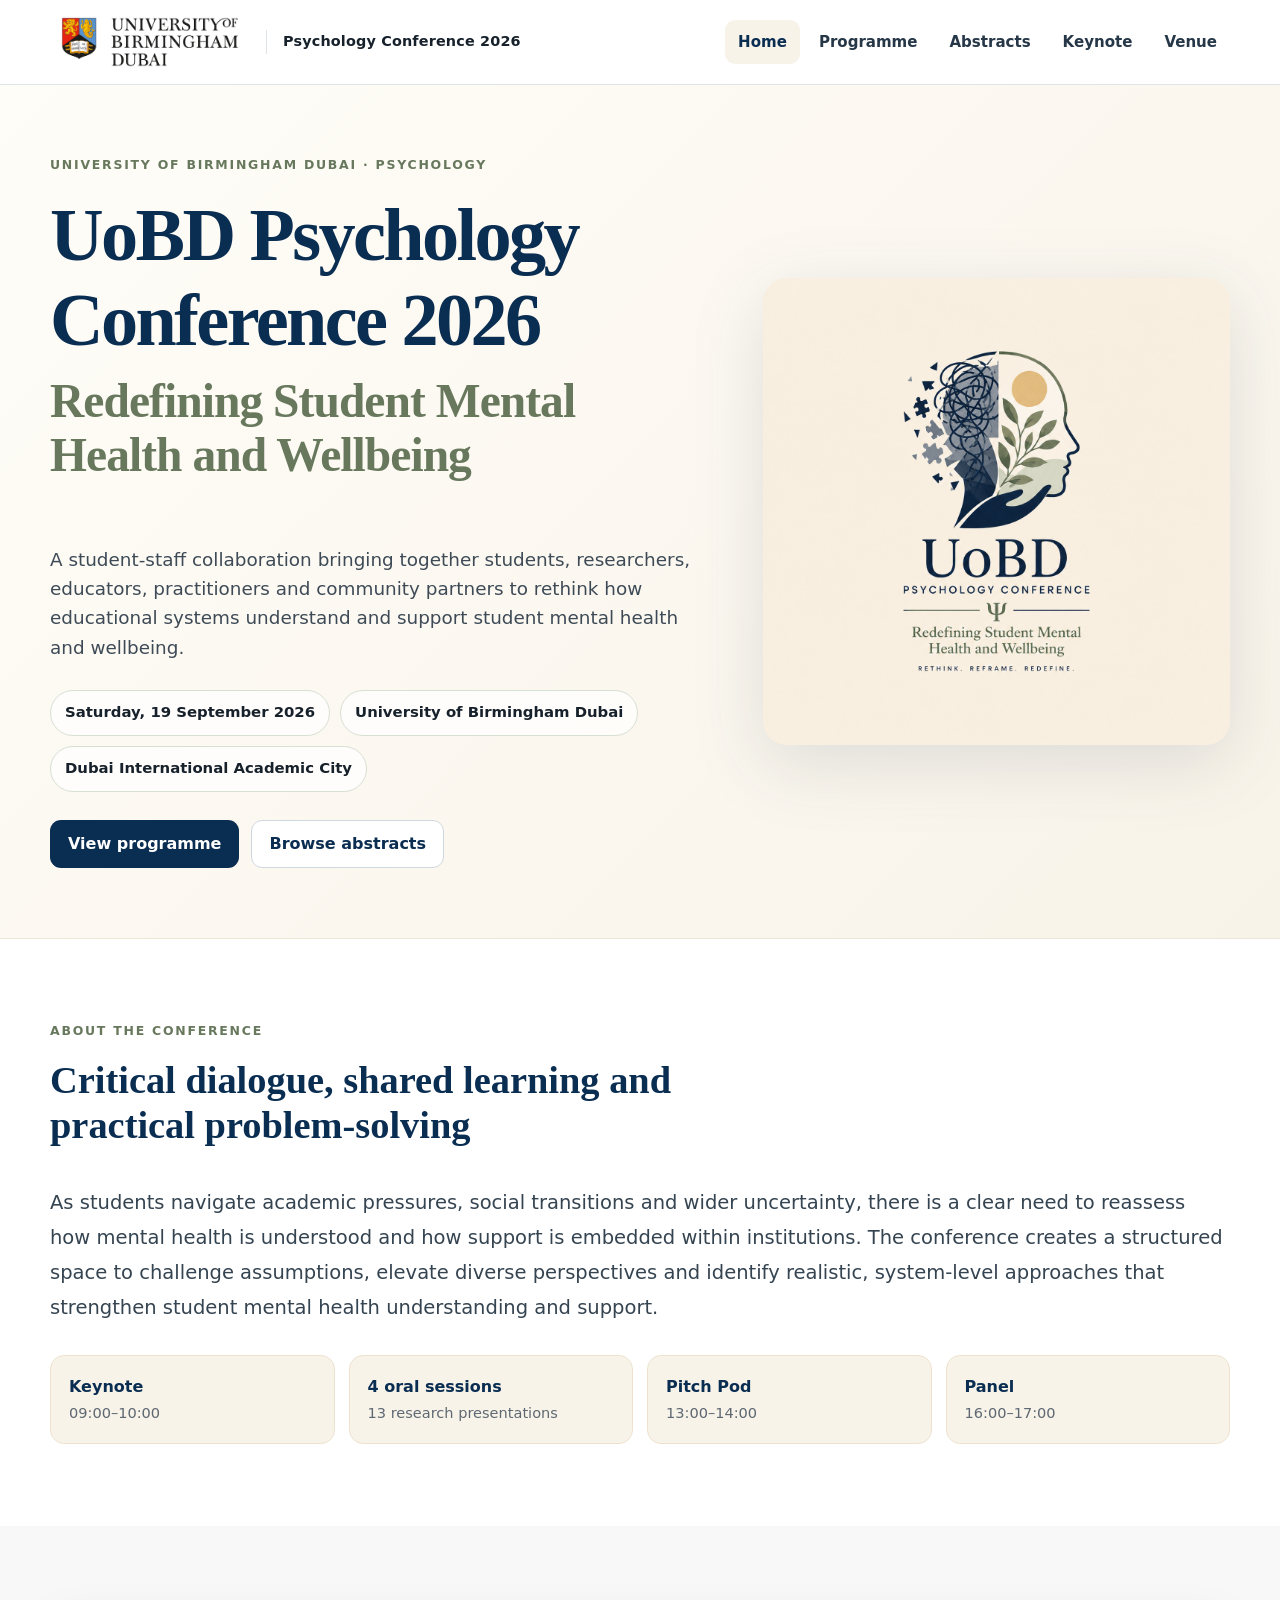
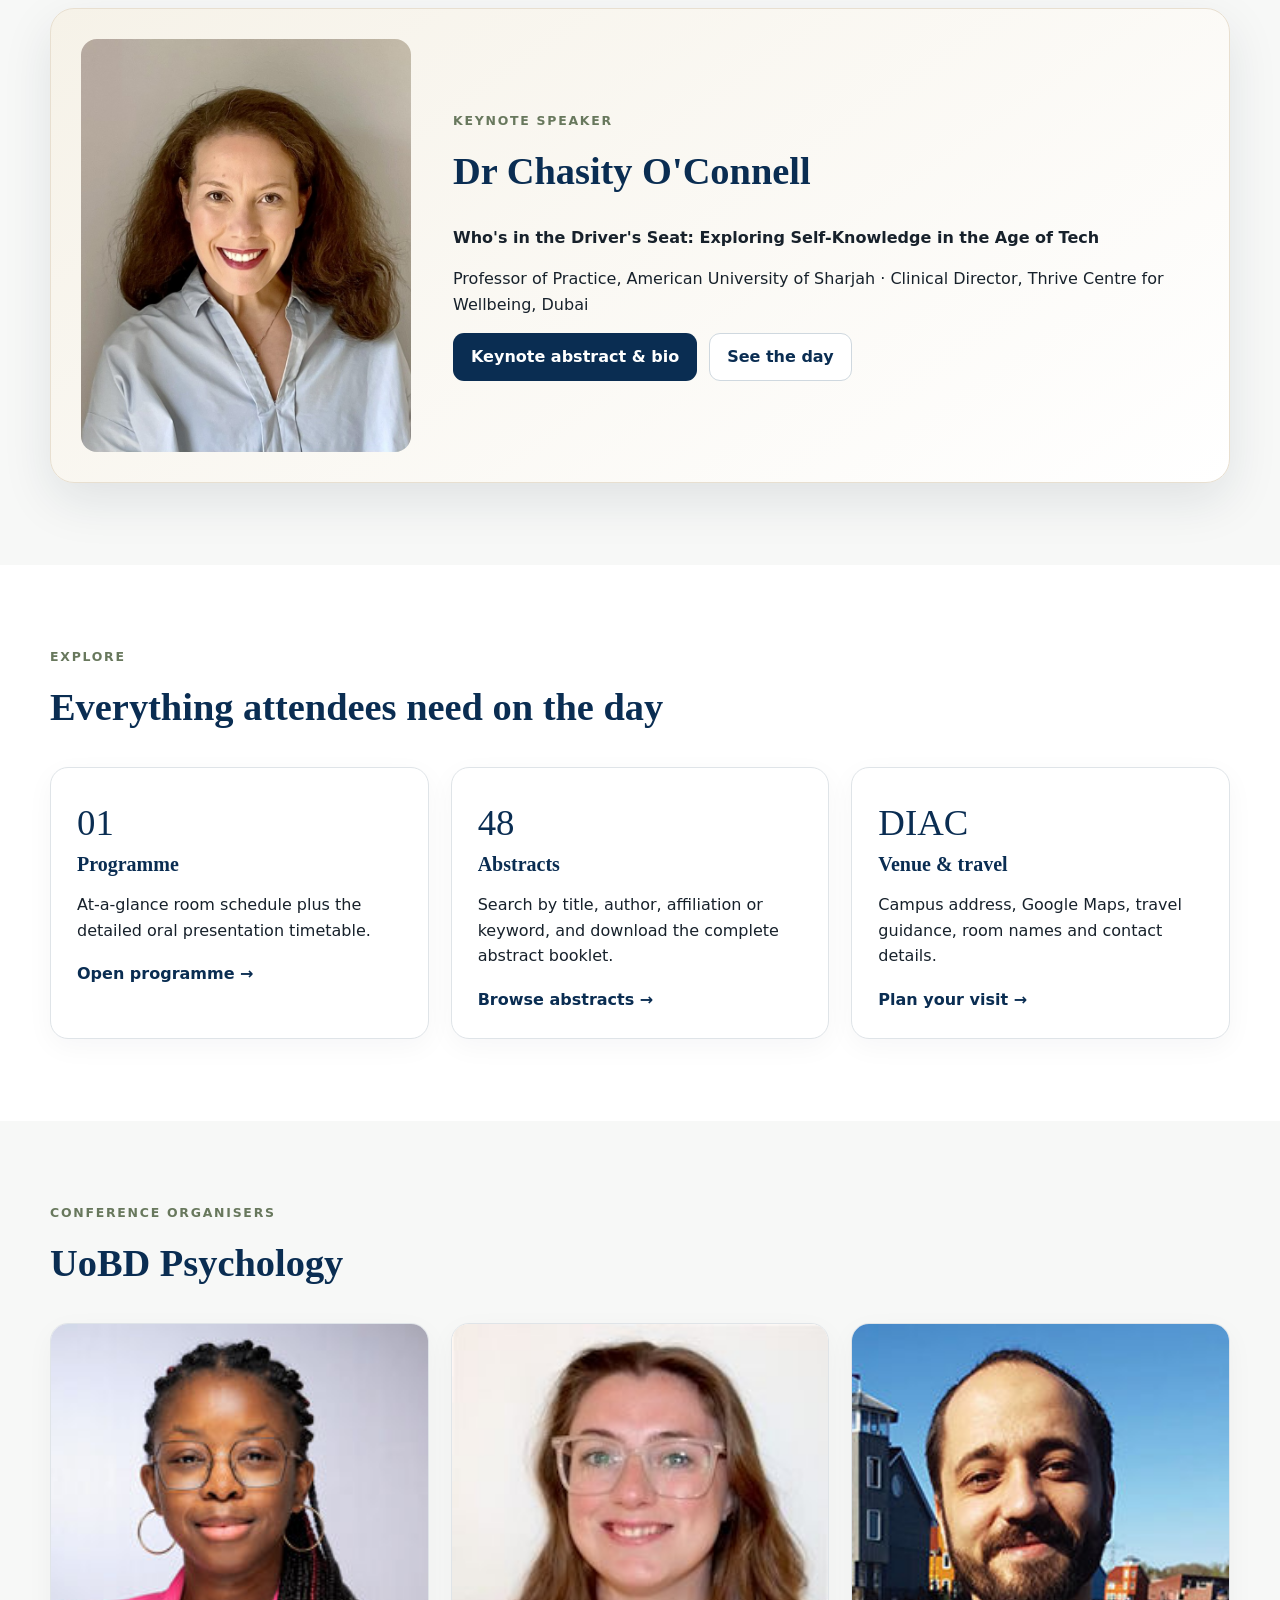
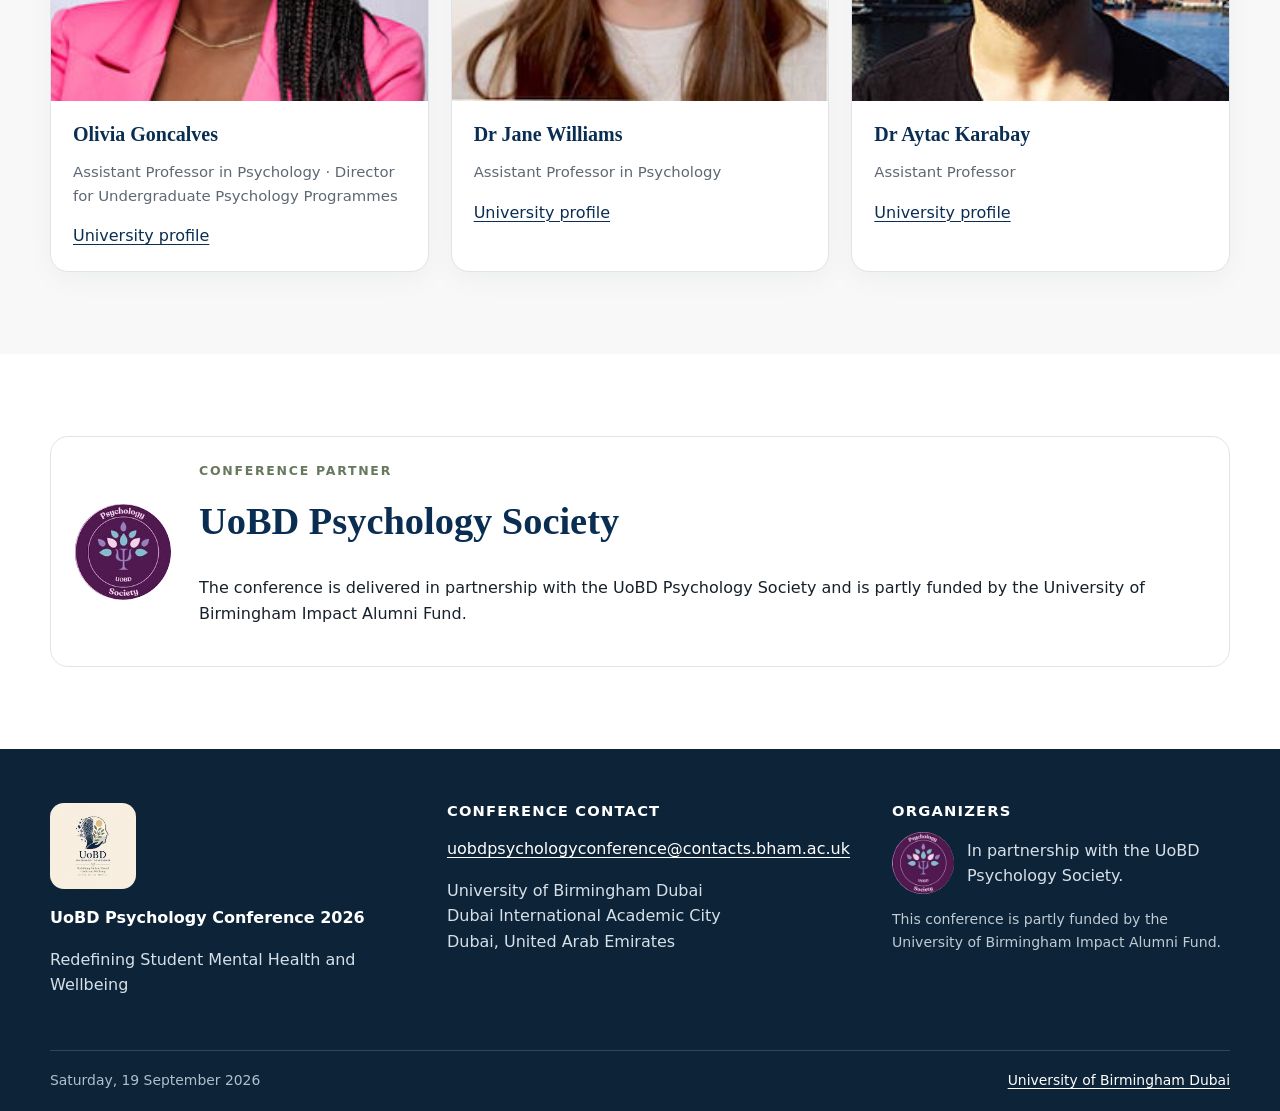
<file: index.html>
<!doctype html><html lang="en"><head><meta charset="utf-8"><meta name="viewport" content="width=device-width,initial-scale=1"><title>Home | UoBD Psychology Conference 2026</title><meta name="description" content="UoBD Psychology Conference 2026: Redefining Student Mental Health and Wellbeing"><link rel="icon" href="assets/images/conference-logo.png"><link rel="stylesheet" href="assets/css/style.css"></head><body><header class="site-header"><div class="shell nav-wrap">
      <a class="brand" href="index.html" aria-label="Conference home"><img src="assets/images/uobd-logo.png" alt="University of Birmingham Dubai"><span>Psychology Conference 2026</span></a>
      <button class="menu-toggle" aria-label="Toggle menu" aria-expanded="false">Menu</button>
      <nav class="main-nav" aria-label="Primary navigation"><a href="index.html" class="nav-link active" aria-current="page">Home</a><a href="programme.html" class="nav-link " >Programme</a><a href="abstracts.html" class="nav-link " >Abstracts</a><a href="keynote.html" class="nav-link " >Keynote</a><a href="venue.html" class="nav-link " >Venue</a></nav>
    </div></header><main>
<section class="hero"><div class="shell hero-grid"><div><div class="eyebrow">University of Birmingham Dubai · Psychology</div><h1>UoBD Psychology Conference 2026<span>Redefining Student Mental Health and Wellbeing</span></h1><p class="hero-copy">A student-staff collaboration bringing together students, researchers, educators, practitioners and community partners to rethink how educational systems understand and support student mental health and wellbeing.</p><div class="event-meta"><span class="meta-pill">Saturday, 19 September 2026</span><span class="meta-pill">University of Birmingham Dubai</span><span class="meta-pill">Dubai International Academic City</span></div><div class="hero-actions"><a class="btn btn-primary" href="programme.html">View programme</a><a class="btn btn-secondary" href="abstracts.html">Browse abstracts</a></div></div><div class="hero-logo"><img src="assets/images/conference-logo.png" alt="UoBD Psychology Conference 2026: Redefining Student Mental Health and Wellbeing logo"></div></div></section>
<section class="section"><div class="shell"><div class="section-head"><div class="eyebrow">About the conference</div><h2>Critical dialogue, shared learning and practical problem-solving</h2></div><p class="lede">As students navigate academic pressures, social transitions and wider uncertainty, there is a clear need to reassess how mental health is understood and how support is embedded within institutions. The conference creates a structured space to challenge assumptions, elevate diverse perspectives and identify realistic, system-level approaches that strengthen student mental health understanding and support.</p><div class="programme-strip"><div class="programme-chip"><strong>Keynote</strong><span>09:00–10:00</span></div><div class="programme-chip"><strong>4 oral sessions</strong><span>13 research presentations</span></div><div class="programme-chip"><strong>Pitch Pod</strong><span>13:00–14:00</span></div><div class="programme-chip"><strong>Panel</strong><span>16:00–17:00</span></div></div></div></section>
<section class="section alt"><div class="shell"><div class="keynote-highlight"><img src="assets/images/keynote.jpg" alt="Dr Chasity O'Connell"><div><div class="eyebrow">Keynote speaker</div><h2>Dr Chasity O'Connell</h2><p><strong>Who&#x27;s in the Driver&#x27;s Seat: Exploring Self-Knowledge in the Age of Tech</strong></p><p>Professor of Practice, American University of Sharjah · Clinical Director, Thrive Centre for Wellbeing, Dubai</p><div class="btn-row"><a class="btn btn-primary" href="keynote.html">Keynote abstract & bio</a><a class="btn btn-secondary" href="programme.html#at-a-glance">See the day</a></div></div></div></div></section>
<section class="section"><div class="shell"><div class="section-head"><div class="eyebrow">Explore</div><h2>Everything attendees need on the day</h2></div><div class="grid-3"><a class="card link-card" href="programme.html"><span class="stat">01</span><h3>Programme</h3><p>At-a-glance room schedule plus the detailed oral presentation timetable.</p><span class="arrow">Open programme →</span></a><a class="card link-card" href="abstracts.html"><span class="stat">48</span><h3>Abstracts</h3><p>Search by title, author, affiliation or keyword, and download the complete abstract booklet.</p><span class="arrow">Browse abstracts →</span></a><a class="card link-card" href="venue.html"><span class="stat">DIAC</span><h3>Venue & travel</h3><p>Campus address, Google Maps, travel guidance, room names and contact details.</p><span class="arrow">Plan your visit →</span></a></div></div></section>
<section class="section alt"><div class="shell"><div class="section-head"><div class="eyebrow">Conference organisers</div><h2>UoBD Psychology</h2></div><div class="organisers"><article class="card person"><img src="assets/images/olivia.jpg" alt="Olivia Goncalves"><div class="person-body"><h3>Olivia Goncalves</h3><p class="person-role">Assistant Professor in Psychology · Director for Undergraduate Psychology Programmes</p><a href="https://www.birmingham.ac.uk/staff/profiles/dubai/Goncalves-Olivia" target="_blank" rel="noopener">University profile</a></div></article><article class="card person"><img src="assets/images/jane.jpg" alt="Dr Jane Williams"><div class="person-body"><h3>Dr Jane Williams</h3><p class="person-role">Assistant Professor in Psychology</p><a href="https://www.birmingham.ac.uk/staff/profiles/psychology/williams-jane" target="_blank" rel="noopener">University profile</a></div></article><article class="card person"><img src="assets/images/aytac.jpg" alt="Dr Aytac Karabay"><div class="person-body"><h3>Dr Aytac Karabay</h3><p class="person-role">Assistant Professor</p><a href="https://www.birmingham.ac.uk/staff/profiles/dubai/karabay-aytac" target="_blank" rel="noopener">University profile</a></div></article></div></div></section>
<section class="section"><div class="shell"><div class="partner-panel"><img src="assets/images/psych-society.jpg" alt="UoBD Psychology Society logo"><div><div class="eyebrow">Conference partner</div><h2>UoBD Psychology Society</h2><p>The conference is delivered in partnership with the UoBD Psychology Society and is partly funded by the University of Birmingham Impact Alumni Fund.</p></div></div></div></section></main><footer class="site-footer"><div class="shell footer-grid">
      <div><img class="footer-mark" src="assets/images/conference-logo.png" alt="UoBD Psychology Conference 2026 logo"><p class="footer-title">UoBD Psychology Conference 2026</p><p>Redefining Student Mental Health and Wellbeing</p></div>
      <div><h2>Conference contact</h2><p><a href="mailto:uobdpsychologyconference@contacts.bham.ac.uk">uobdpsychologyconference@contacts.bham.ac.uk</a></p><p>University of Birmingham Dubai<br>Dubai International Academic City<br>Dubai, United Arab Emirates</p></div>
      <div><h2>Organizers</h2><div class="partner-row"><img src="assets/images/psych-society.jpg" alt="UoBD Psychology Society logo"><span>In partnership with the UoBD Psychology Society.</span></div><p class="small">This conference is partly funded by the University of Birmingham Impact Alumni Fund.</p></div>
    </div><div class="shell footer-bottom"><span>Saturday, 19 September 2026</span><a href="https://www.birmingham.ac.uk/dubai" target="_blank" rel="noopener">University of Birmingham Dubai</a></div></footer><script src="assets/js/site.js"></script></body></html>
</file>
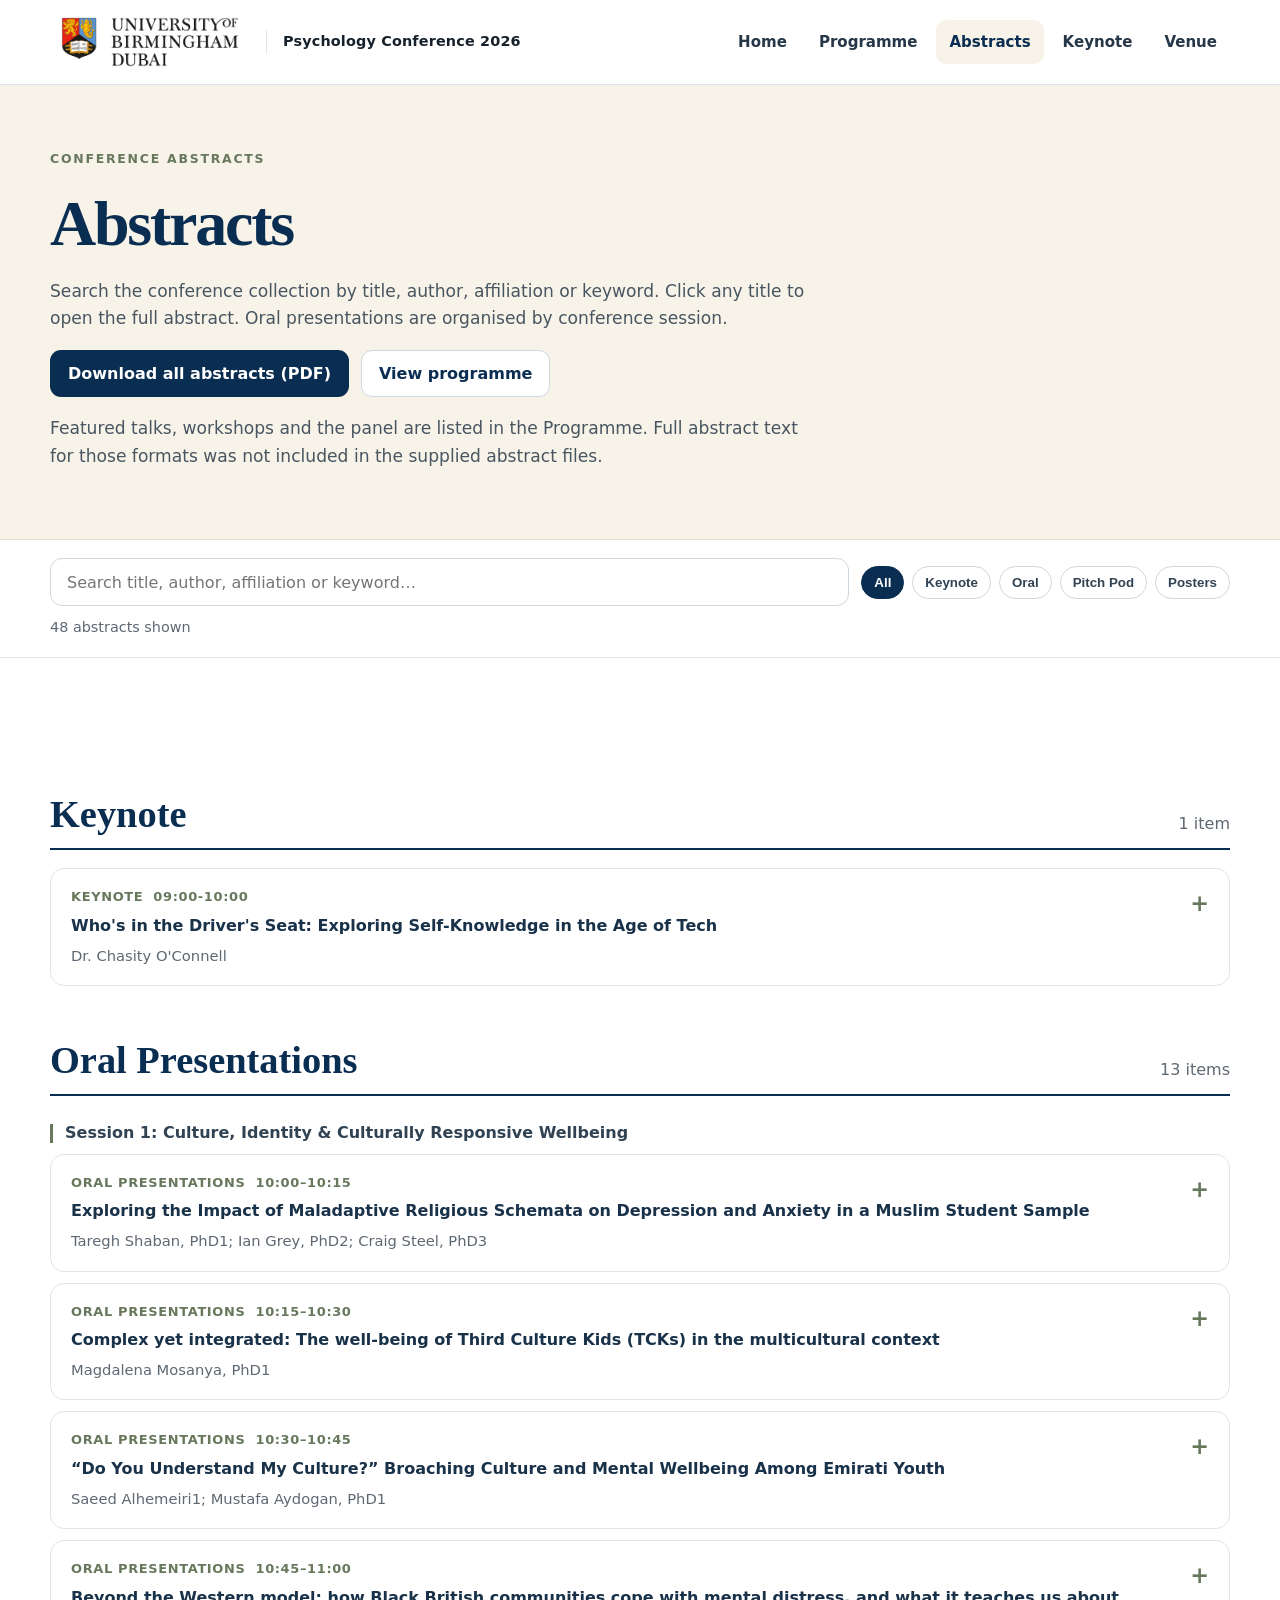
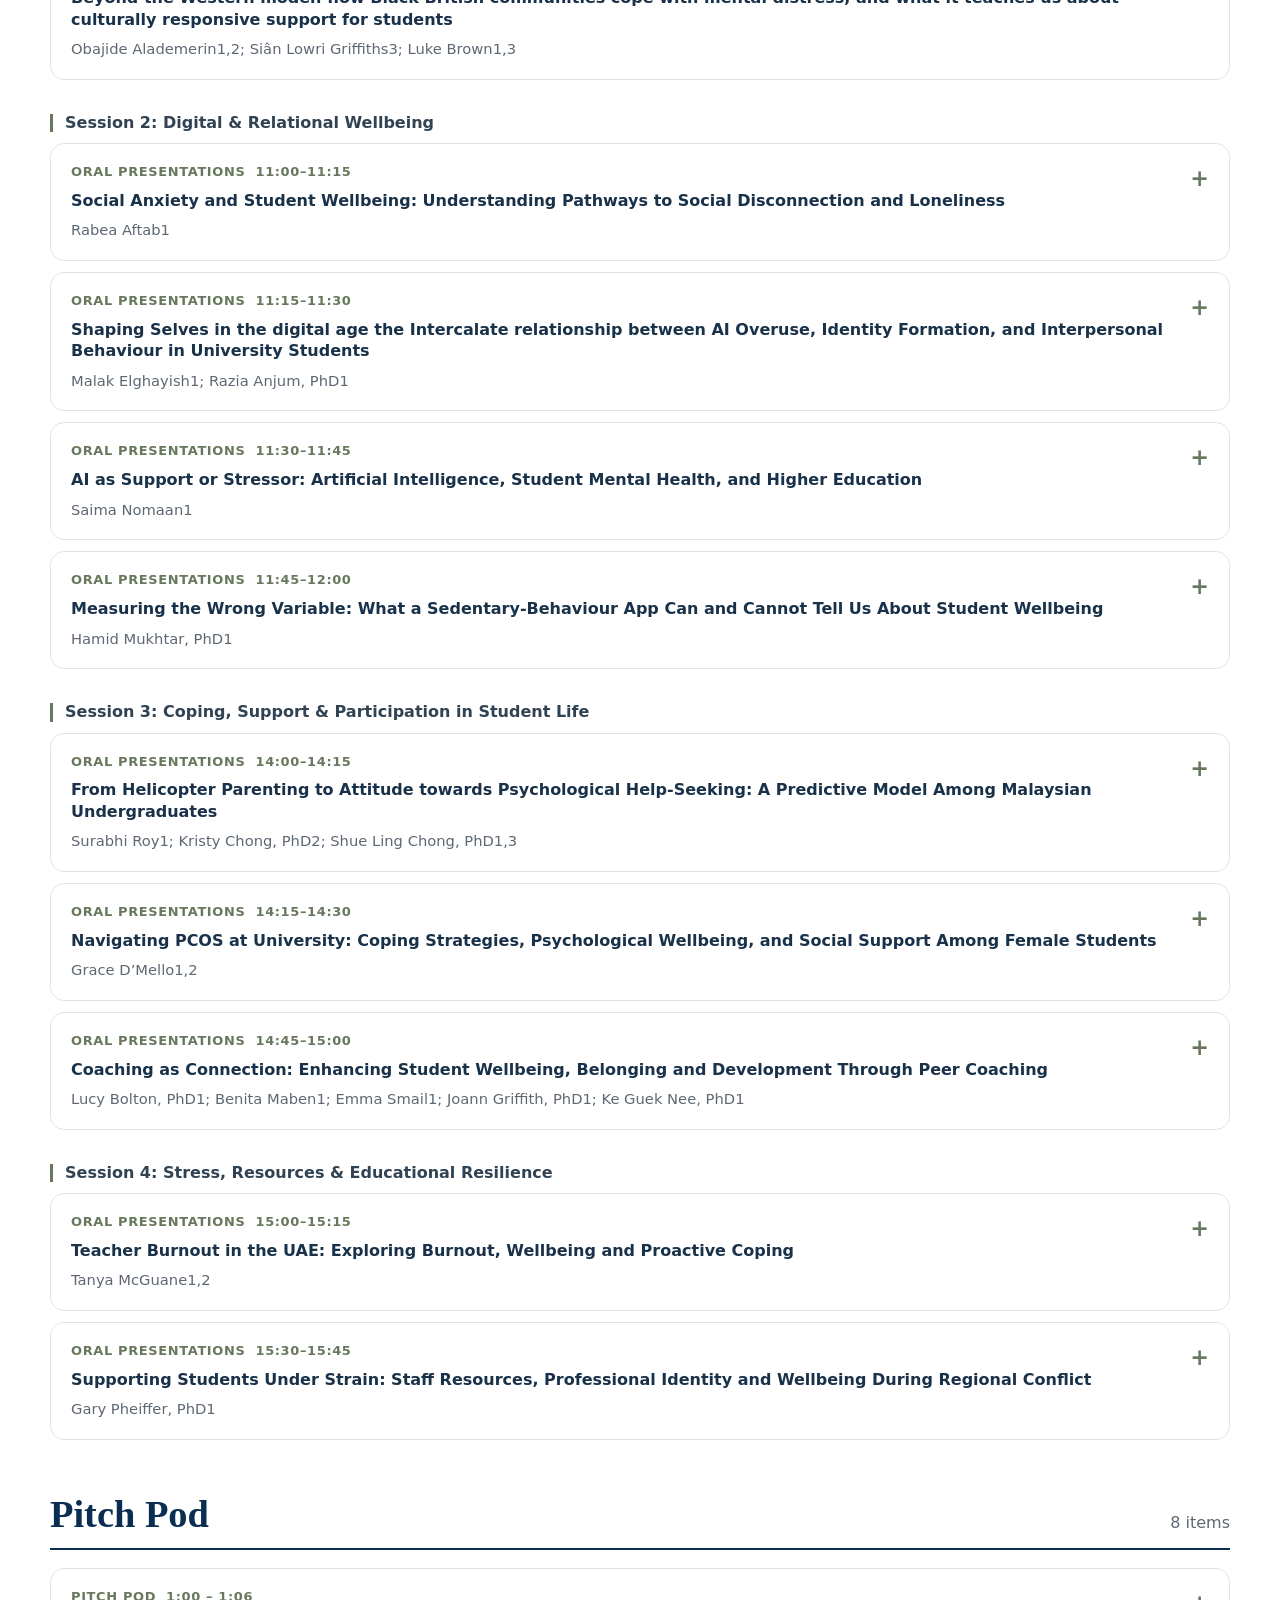
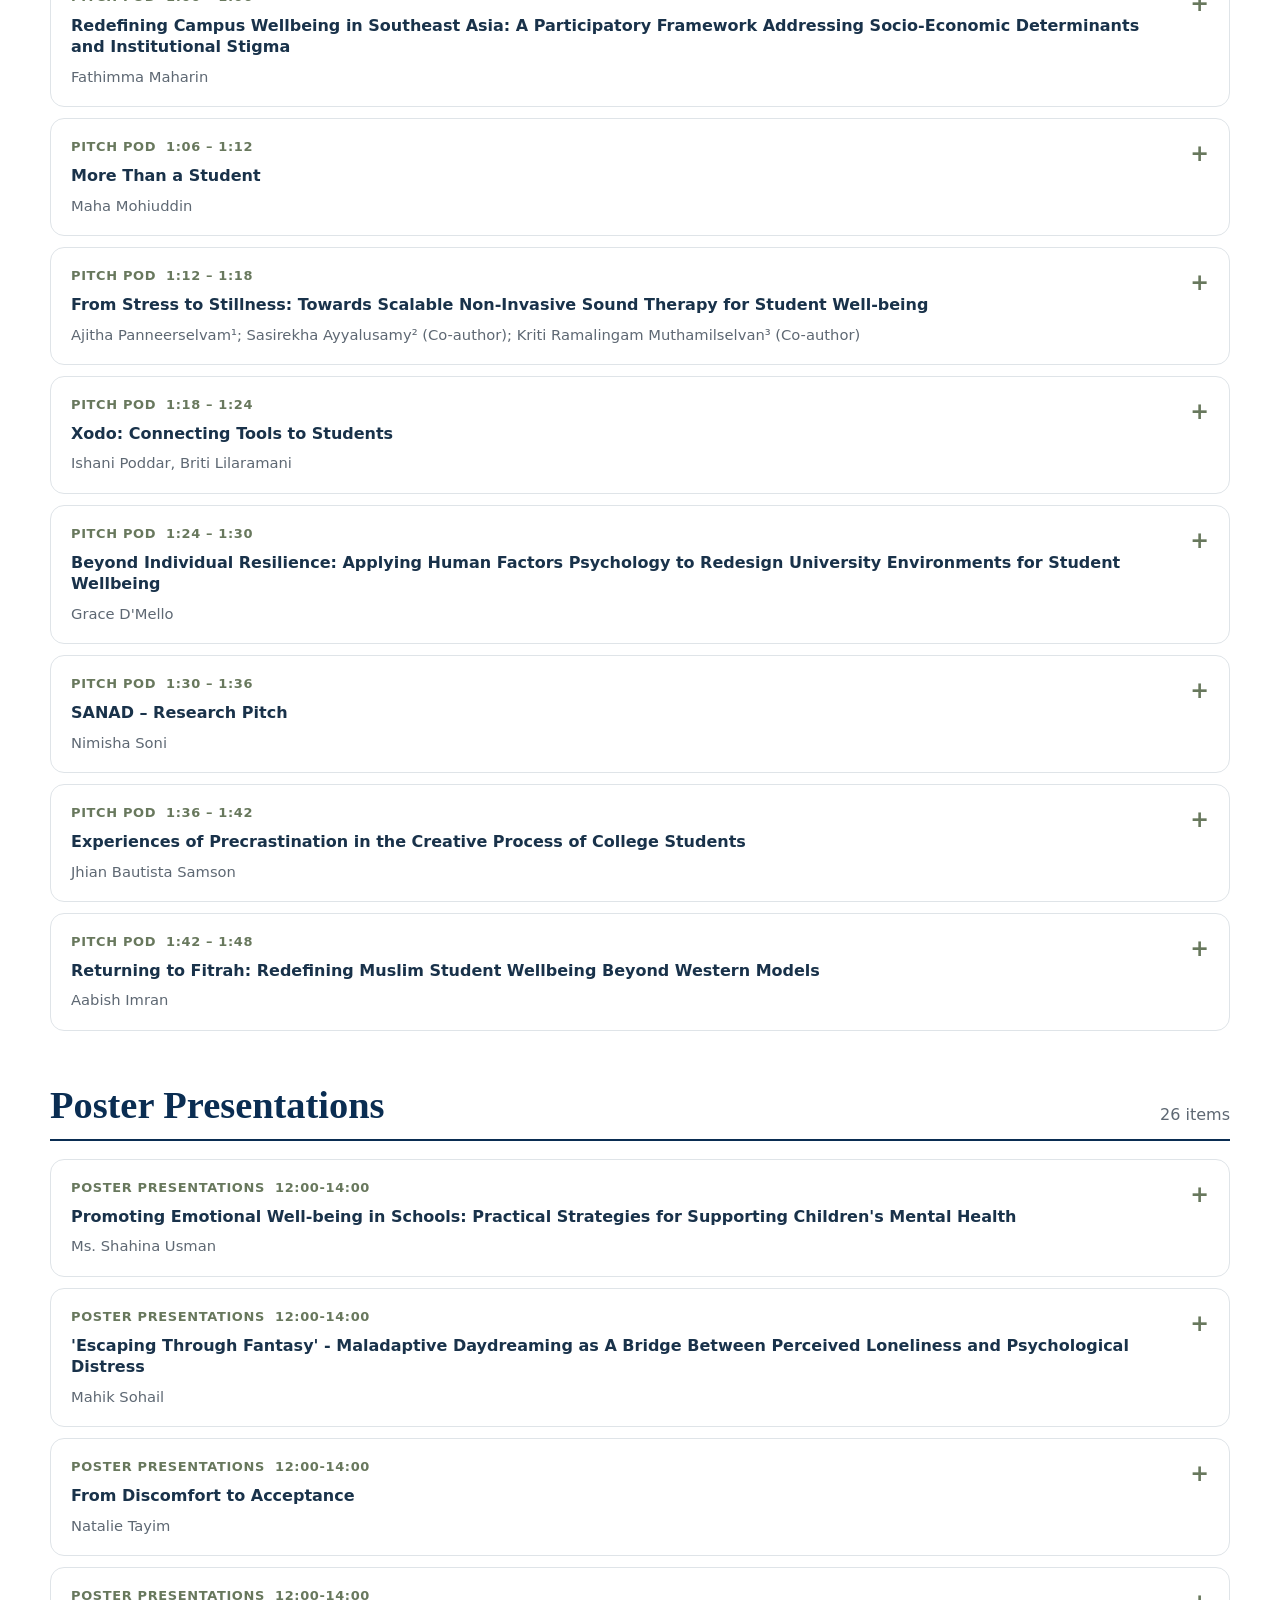
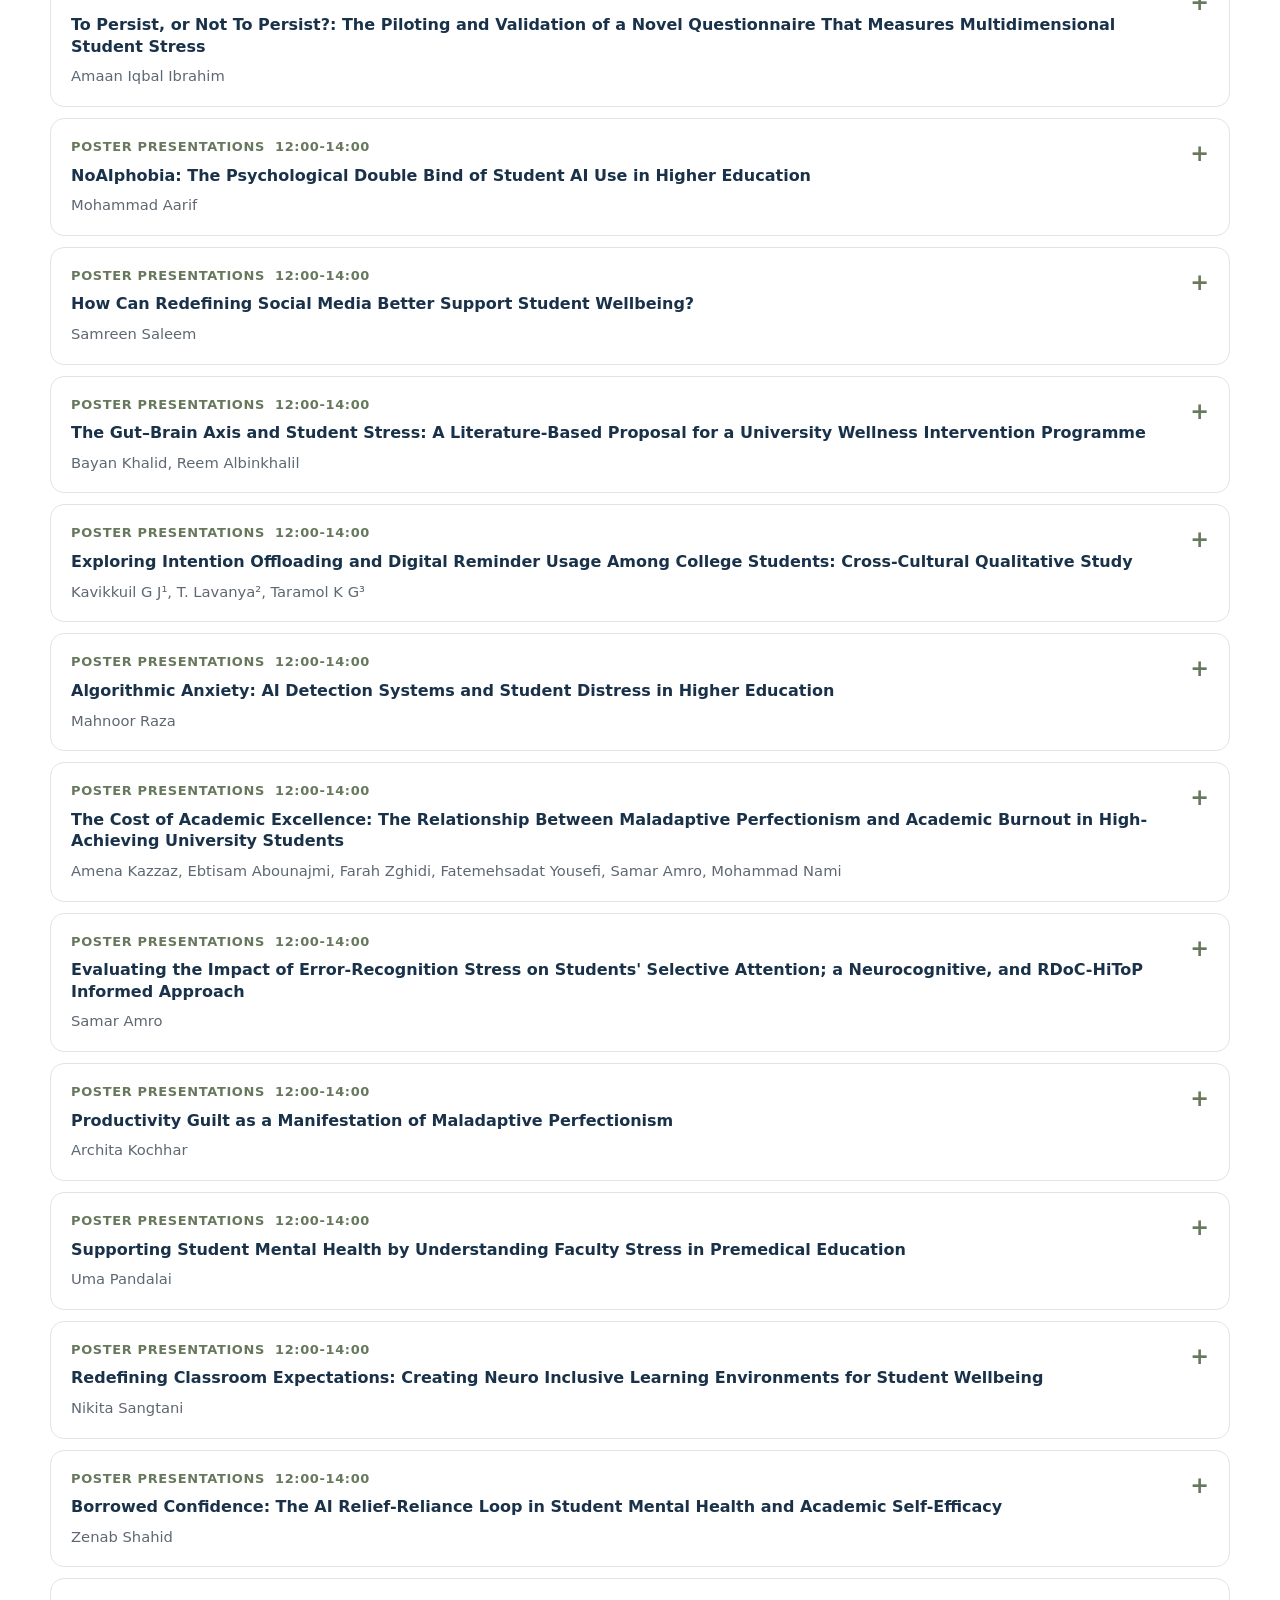
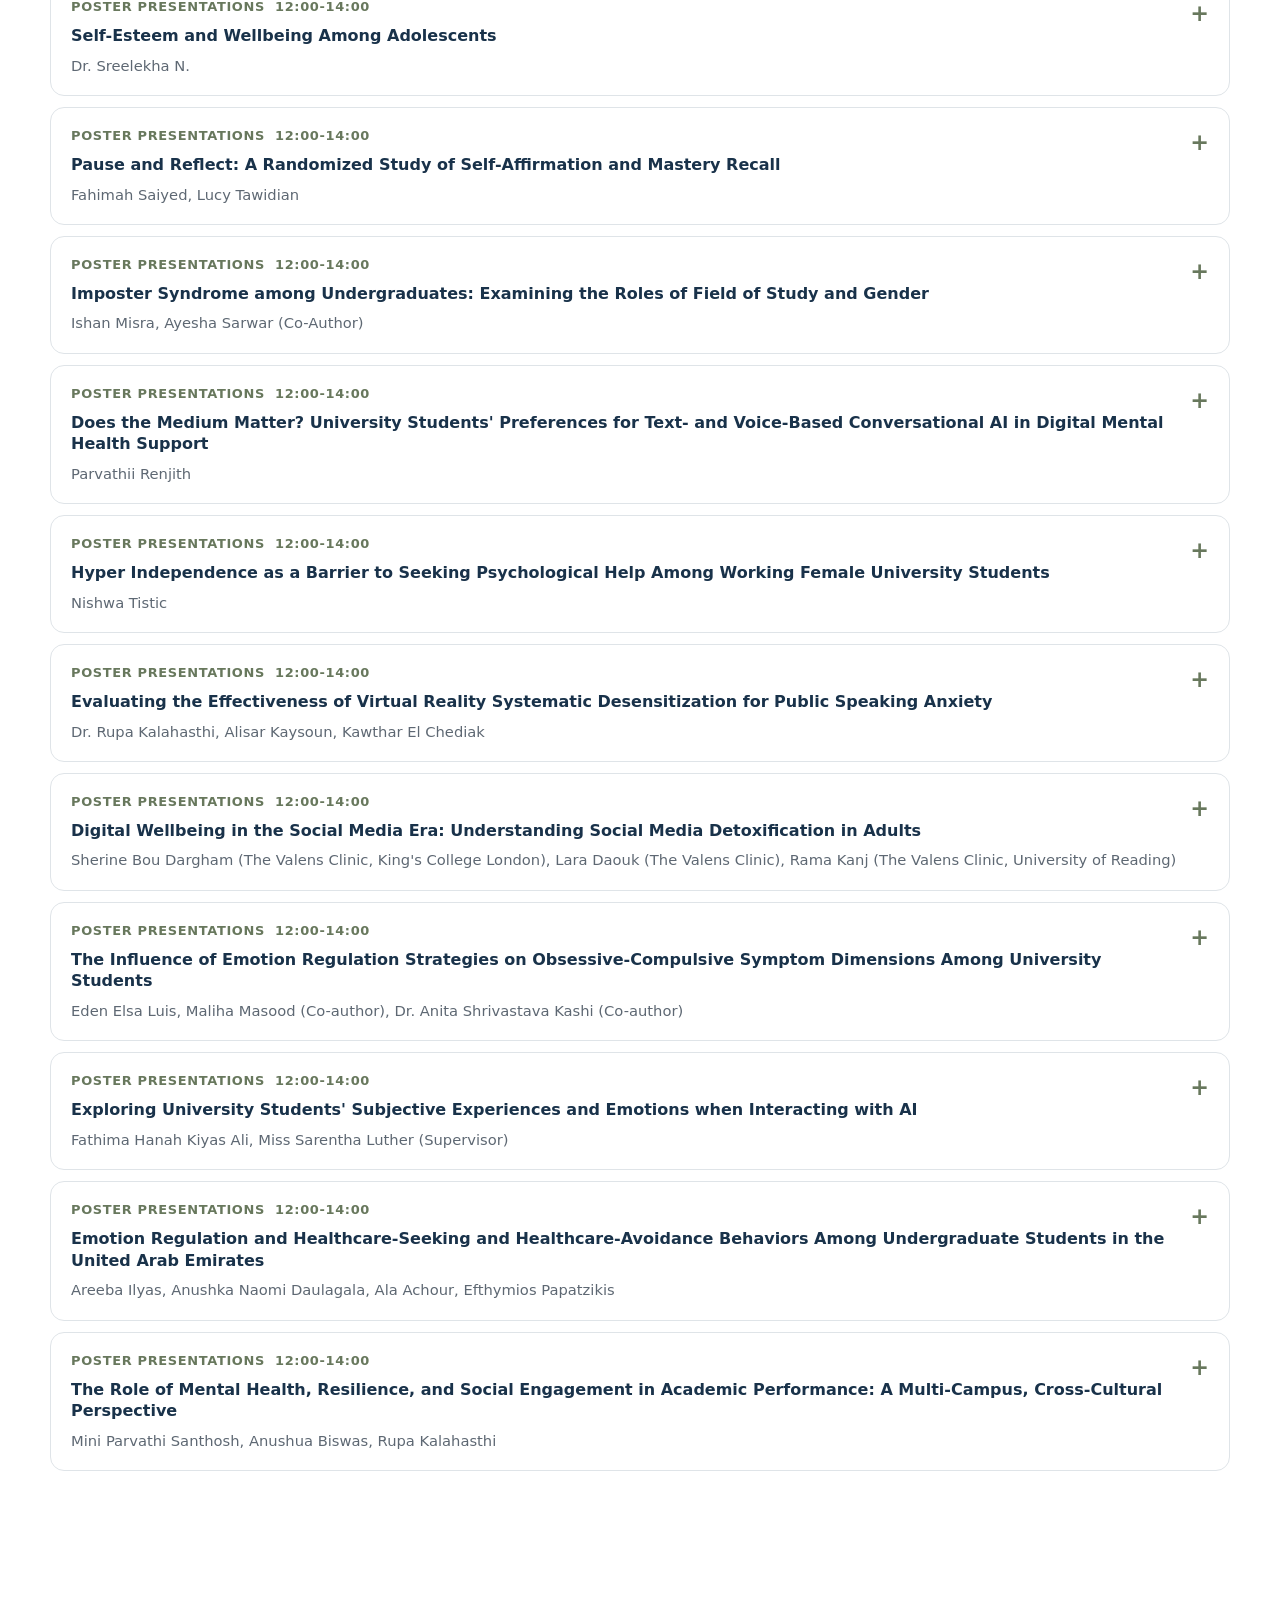
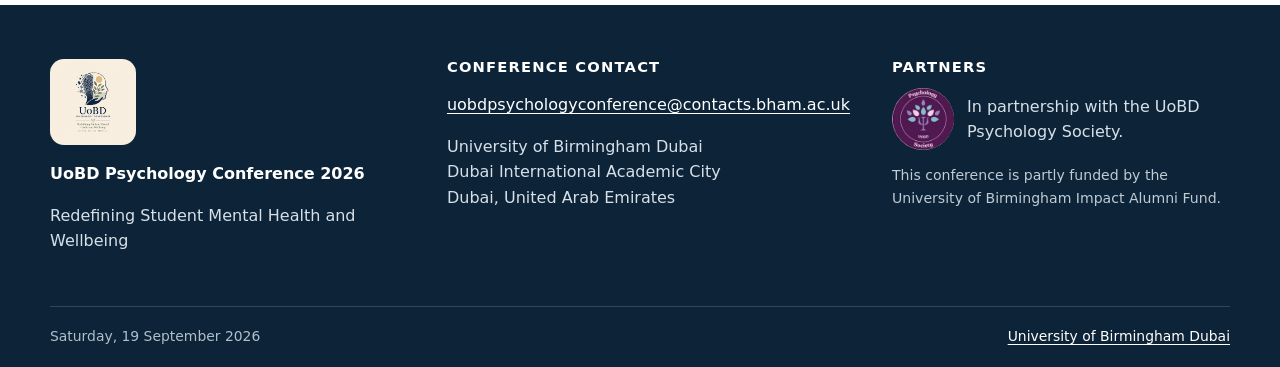
<file: abstracts.html>
<!doctype html><html lang="en"><head><meta charset="utf-8"><meta name="viewport" content="width=device-width,initial-scale=1"><title>Abstracts | UoBD Psychology Conference 2026</title><meta name="description" content="UoBD Psychology Conference 2026: Redefining Student Mental Health and Wellbeing"><link rel="icon" href="assets/images/conference-logo.png"><link rel="stylesheet" href="assets/css/style.css"></head><body><header class="site-header"><div class="shell nav-wrap">
      <a class="brand" href="index.html" aria-label="Conference home"><img src="assets/images/uobd-logo.png" alt="University of Birmingham Dubai"><span>Psychology Conference 2026</span></a>
      <button class="menu-toggle" aria-label="Toggle menu" aria-expanded="false">Menu</button>
      <nav class="main-nav" aria-label="Primary navigation"><a href="index.html" class="nav-link " >Home</a><a href="programme.html" class="nav-link " >Programme</a><a href="abstracts.html" class="nav-link active" aria-current="page">Abstracts</a><a href="keynote.html" class="nav-link " >Keynote</a><a href="venue.html" class="nav-link " >Venue</a></nav>
    </div></header><main>
<section class="page-hero"><div class="shell"><div class="eyebrow">Conference abstracts</div><h1>Abstracts</h1><p>Search the conference collection by title, author, affiliation or keyword. Click any title to open the full abstract. Oral presentations are organised by conference session.</p><div class="btn-row"><a class="btn btn-primary" href="assets/downloads/UoBD-Psychology-Conference-2026-Abstracts.pdf" download>Download all abstracts (PDF)</a><a class="btn btn-secondary" href="programme.html">View programme</a></div><p class="source-note">Featured talks, workshops and the panel are listed in the Programme. Full abstract text for those formats was not included in the supplied abstract files.</p></div></section>
<div class="search-tools"><div class="shell"><div class="search-row"><input class="search-input" id="abstract-search" type="search" placeholder="Search title, author, affiliation or keyword…" aria-label="Search abstracts"><div class="filters"><button class="filter-btn active" data-filter="All">All</button><button class="filter-btn" data-filter="Keynote">Keynote</button><button class="filter-btn" data-filter="Oral Presentations">Oral</button><button class="filter-btn" data-filter="Pitch Pod">Pitch Pod</button><button class="filter-btn" data-filter="Poster Presentations">Posters</button></div></div><div class="result-count" id="result-count"></div></div></div>
<section class="section"><div class="shell"><div id="no-results" class="no-results">No abstracts match your search.</div><section class="abstract-group" id="keynote" data-group="Keynote"><div class="abstract-group-head"><h2>Keynote</h2><span>1 item</span></div><details class="abstract-card" id="keynote-1-who-s-in-the-driver-s-seat-exploring-self-knowledge-in-the-age-of-tech" data-category="Keynote" data-search="keynote who&#x27;s in the driver&#x27;s seat: exploring self-knowledge in the age of tech dr. chasity o&#x27;connell professor of practice, american university of sharjah clinical director, thrive centre for wellbeing, dubai we are in an age of something unprecedented and almost paradoxical; our algorithms seem to know us better than we know ourselves. they have mapped our patterns, know what we like, anticipate our needs and wants, and actively shape what appears on our screens (often without us noticing).

now, i am not an tech scientist or ai researcher. however, i am interested in how ai and technology are impacting us in terms of our development and well-being. i&#x27;ve seen clients and students rattle off sophisticated concepts in psychology and mental health. however, when it comes to understanding or experiencing that concept, there is a gap. however, when it comes to collecting information vs understanding a concept, there is a gap. now, educational institutions try to help us move from knowing to understanding for major content areas, but there really isn&#x27;t a curriculum for understanding yourself. after all, we are in the &quot;information age&quot; (ironically, not the &quot;knowledge age&quot;).

this talk will explore ways to deepen and interact with our own self-knowledge and self-awareness. using emotional intelligence as a framework, we will explore what emotional intelligence is, how it helps us build self-knowledge and self-awareness as we engage with technology. while we may fantasize about life before smartphones, social media and ai, we are past the point of turning back. and so, the idea is to help us feel a deeper sense of self-fortification so that we can attempt to maintain our spot in the driver&#x27;s seat when driving these tech highways. keynote session"><summary><div class="abstract-meta"><span>Keynote</span><span>09:00-10:00</span></div><div class="abstract-title">Who&#x27;s in the Driver&#x27;s Seat: Exploring Self-Knowledge in the Age of Tech</div><div class="abstract-authors">Dr. Chasity O&#x27;Connell</div></summary><div class="abstract-body"><div class="affiliations"><div>Professor of Practice, American University of Sharjah</div><div>Clinical Director, Thrive Centre for Wellbeing, Dubai</div></div><p>We are in an age of something unprecedented and almost paradoxical; our algorithms seem to know us better than we know ourselves. They have mapped our patterns, know what we like, anticipate our needs and wants, and actively shape what appears on our screens (often without us noticing).</p><p>Now, I am not an Tech Scientist or AI researcher. However, I am interested in how AI and technology are impacting us in terms of our development and well-being. I&#x27;ve seen clients and students rattle off sophisticated concepts in psychology and mental health. However, when it comes to understanding or experiencing that concept, there is a gap. However, when it comes to collecting information vs understanding a concept, there is a gap. Now, educational institutions try to help us move from knowing to understanding for major content areas, but there really isn&#x27;t a curriculum for understanding yourself. After all, we are in the &quot;information age&quot; (ironically, not the &quot;knowledge age&quot;).</p><p>This talk will explore ways to deepen and interact with our own self-knowledge and self-awareness. Using emotional intelligence as a framework, we will explore what emotional intelligence is, how it helps us build self-knowledge and self-awareness as we engage with technology. While we may fantasize about life before smartphones, social media and AI, we are past the point of turning back. And so, the idea is to help us feel a deeper sense of self-fortification so that we can attempt to maintain our spot in the driver&#x27;s seat when driving these tech highways.</p><p class="source-note"><a href="#keynote-1-who-s-in-the-driver-s-seat-exploring-self-knowledge-in-the-age-of-tech">Permanent link to this abstract</a></p></div></details></section><section class="abstract-group" id="oral-presentations" data-group="Oral Presentations"><div class="abstract-group-head"><h2>Oral Presentations</h2><span>13 items</span></div><div class="abstract-subgroup"><h3>Session 1: Culture, Identity &amp; Culturally Responsive Wellbeing</h3><details class="abstract-card" id="oral-presentations-1-exploring-the-impact-of-maladaptive-religious-schemata-on-depression-and-anxiety-in-a-musl" data-category="Oral Presentations" data-search="oral presentations exploring the impact of maladaptive religious schemata on depression and anxiety in a muslim student sample taregh shaban, phd1; ian grey, phd2; craig steel, phd3 1. school of psychology, university of birmingham dubai 2. department of cognitive sciences, united arab emirates university 3. university of oxford depression and anxiety are major concerns among university students in the gcc, where reported rates exceed global averages despite high levels of religiosity, which paradoxically, are often associated with better mental health. this study examined whether culturally shaped misinterpretations of religious teachings - conceptualised as maladaptive religious schemata (mrs) - are associated with elevated depression and anxiety scores among muslim students.

to investigate whether childhood and adulthood mrs increase the likelihood of meeting clinical cut-offs for depression and anxiety, and whether particular religious subschemata show distinct relationships with student mental health.

a cross-sectional sample of 250 undergraduate students at a public university in the gcc completed the child and adult religious schema questionnaires for culturally distorted beliefs (c-resque-cd and a-resque-cd), the patient health questionnaire-9, and the generalised anxiety disorder-7. logistic regression analyses examined associations between high resque-cd scores and clinically significant symptoms while controlling for gender and religiosity.

students with high c-resque-cd or a-resque-cd scores were approximately three times more likely to meet the clinical cut-off for depression. high childhood and adulthood resque-cd scores also increased the likelihood of meeting the anxiety cut-off, with patterns varying by developmental stage.

the findings suggest that student mental health assessments should distinguish supportive religious beliefs from culturally distorted interpretations. culturally sensitive, developmentally informed interventions may help clinicians and university wellbeing services address religiously framed guilt, fear, shame, and anxiety without undermining students’ faith commitments. session 1: culture, identity &amp; culturally responsive wellbeing"><summary><div class="abstract-meta"><span>Oral Presentations</span><span>10:00–10:15</span></div><div class="abstract-title">Exploring the Impact of Maladaptive Religious Schemata on Depression and Anxiety in a Muslim Student Sample</div><div class="abstract-authors">Taregh Shaban, PhD1; Ian Grey, PhD2; Craig Steel, PhD3</div></summary><div class="abstract-body"><div class="affiliations"><div>1. School of Psychology, University of Birmingham Dubai</div><div>2. Department of Cognitive Sciences, United Arab Emirates University</div><div>3. University of Oxford</div></div><p>Depression and anxiety are major concerns among university students in the GCC, where reported rates exceed global averages despite high levels of religiosity, which paradoxically, are often associated with better mental health. This study examined whether culturally shaped misinterpretations of religious teachings - conceptualised as maladaptive religious schemata (MRS) - are associated with elevated depression and anxiety scores among Muslim students.</p><p>To investigate whether childhood and adulthood MRS increase the likelihood of meeting clinical cut-offs for depression and anxiety, and whether particular religious subschemata show distinct relationships with student mental health.</p><p>A cross-sectional sample of 250 undergraduate students at a public university in the GCC completed the Child and Adult Religious Schema Questionnaires for Culturally Distorted Beliefs (C-ReSQue-CD and A-ReSQue-CD), the Patient Health Questionnaire-9, and the Generalised Anxiety Disorder-7. Logistic regression analyses examined associations between high ReSQue-CD scores and clinically significant symptoms while controlling for gender and religiosity.</p><p>Students with high C-ReSQue-CD or A-ReSQue-CD scores were approximately three times more likely to meet the clinical cut-off for depression. High childhood and adulthood ReSQue-CD scores also increased the likelihood of meeting the anxiety cut-off, with patterns varying by developmental stage.</p><p>The findings suggest that student mental health assessments should distinguish supportive religious beliefs from culturally distorted interpretations. Culturally sensitive, developmentally informed interventions may help clinicians and university wellbeing services address religiously framed guilt, fear, shame, and anxiety without undermining students’ faith commitments.</p><p class="source-note"><a href="#oral-presentations-1-exploring-the-impact-of-maladaptive-religious-schemata-on-depression-and-anxiety-in-a-musl">Permanent link to this abstract</a></p></div></details><details class="abstract-card" id="oral-presentations-2-complex-yet-integrated-the-well-being-of-third-culture-kids-tcks-in-the-multicultural-cont" data-category="Oral Presentations" data-search="oral presentations complex yet integrated: the well-being of third culture kids (tcks) in the multicultural context magdalena mosanya, phd1 1. murdoch university dubai background: social changes of the twenty-first century increased the number of people who grow up &quot;between cultures&quot; in &quot;mobile&quot; families. this research project deals with the broadly understood well-being of multicultural individuals defined as third culture kids (tcks) who spent a significant part of their developmental years in cultures different from their parents&#x27; cultures . the features that all tcks have in common are international mobility (transience), permanent contact with cultural diversity, and the need to negotiate personal, social, and cultural identity in response to changing cultural contexts (cultural homelessness). aims: the research project comprises three studies. two studies aimed to analyse the relationships between the broadly understood well-being of tcks in the uae with multicultural identity configurations, including psychosocial mediators. the third study explored the sociocultural adaptation and acculturative stress of tcks in relation to three groups of factors: individual, social, and cultural. method: s1- mixed methods (n=122, females, 60% south asian, age m= 20.3, sd=3), s2- quantitative, cross-sectional (n=399, 74% females, 64% south asian, age m= 21.2, sd=2.9), s3 - quantitative, cross-sectional (n=322, 75% females, 71% south asian, age m= 20.2, sd=3.1). results: we showed that tcks&#x27; well-being depends on internal integration versus identity compartmentalisation and categorisation, not mere exposure to diversity or international mobility. we confirmed the hypotheses about the enhancing role of global mindset, cultural intelligence, and social support. conclusion: this project significantly deepened our understanding of how a tck’s identity interconnects with their overall well-being and social functioning, highlighting the vital resources (i.e. multicultural identity integration) that contribute to their thriving. session 1: culture, identity &amp; culturally responsive wellbeing"><summary><div class="abstract-meta"><span>Oral Presentations</span><span>10:15–10:30</span></div><div class="abstract-title">Complex yet integrated: The well-being of Third Culture Kids (TCKs) in the multicultural context</div><div class="abstract-authors">Magdalena Mosanya, PhD1</div></summary><div class="abstract-body"><div class="affiliations"><div>1. Murdoch University Dubai</div></div><p>Background: Social changes of the twenty-first century increased the number of people who grow up &quot;between cultures&quot; in &quot;mobile&quot; families. This research project deals with the broadly understood well-being of multicultural individuals defined as third culture kids (TCKs) who spent a significant part of their developmental years in cultures different from their parents&#x27; cultures . The features that all TCKs have in common are international mobility (transience), permanent contact with cultural diversity, and the need to negotiate personal, social, and cultural identity in response to changing cultural contexts (cultural homelessness). Aims: The research project comprises three studies. Two studies aimed to analyse the relationships between the broadly understood well-being of TCKs in the UAE with multicultural identity configurations, including psychosocial mediators. The third study explored the sociocultural adaptation and acculturative stress of TCKs in relation to three groups of factors: individual, social, and cultural. Method: S1- mixed methods (N=122, females, 60% South Asian, age M= 20.3, SD=3), S2- quantitative, cross-sectional (N=399, 74% females, 64% South Asian, age M= 21.2, SD=2.9), S3 - quantitative, cross-sectional (N=322, 75% females, 71% South Asian, age M= 20.2, SD=3.1). Results: We showed that TCKs&#x27; well-being depends on internal integration versus identity compartmentalisation and categorisation, not mere exposure to diversity or international mobility. We confirmed the hypotheses about the enhancing role of global mindset, cultural intelligence, and social support. Conclusion: This project significantly deepened our understanding of how a TCK’s identity interconnects with their overall well-being and social functioning, highlighting the vital resources (i.e. multicultural identity integration) that contribute to their thriving.</p><p class="source-note"><a href="#oral-presentations-2-complex-yet-integrated-the-well-being-of-third-culture-kids-tcks-in-the-multicultural-cont">Permanent link to this abstract</a></p></div></details><details class="abstract-card" id="oral-presentations-3-do-you-understand-my-culture-broaching-culture-and-mental-wellbeing-among-emirati-youth" data-category="Oral Presentations" data-search="oral presentations “do you understand my culture?” broaching culture and mental wellbeing among emirati youth saeed alhemeiri1; mustafa aydogan, phd1 1. zayed university mental health care is strengthened when clients feel that their identities, values, and sociocultural contexts are recognized within the therapeutic relationship. broaching refers to counselors’ intentional efforts to acknowledge and explore how culture, identity, and sociopolitical context shape clients’ experiences and concerns (day-vines et al., 2007). recent broaching literature further emphasizes openness, cultural humility, and willingness to engage cultural differences rather than avoid them (aydogan et al., 2026; depauw et al., 2025). this is particularly relevant in the uae, where emirati youth may receive care from providers trained within diverse and often western-influenced mental health frameworks.

this ongoing qualitative study explores emirati youths’ experiences of cultural broaching in therapy. preliminary analysis of three semi-structured interviews suggests four emerging themes: (a) “ask, don’t assume,” reflecting preference for therapists who approach culture with curiosity; (b) “how you ask matters,” emphasizing timing, permission, and sensitivity when addressing cultural topics; (c) “shared culture does not guarantee feeling understood,” indicating that cultural similarity alone does not ensure culturally responsive care; and (d) “feeling understood opens the door,” reflecting how cultural responsiveness may influence trust, disclosure, withholding, and continued engagement. additional interviews and analysis are ongoing, and further findings will be presented at the conference.

by centering emirati youth voices, the study highlights the importance of understanding wellbeing within ongoing cultural and social transitions. findings may inform culturally responsive interventions, broaching skills, provider training, professional standards, licensing procedures, and mental health policy in the uae. session 1: culture, identity &amp; culturally responsive wellbeing"><summary><div class="abstract-meta"><span>Oral Presentations</span><span>10:30–10:45</span></div><div class="abstract-title">“Do You Understand My Culture?” Broaching Culture and Mental Wellbeing Among Emirati Youth</div><div class="abstract-authors">Saeed Alhemeiri1; Mustafa Aydogan, PhD1</div></summary><div class="abstract-body"><div class="affiliations"><div>1. Zayed University</div></div><p>Mental health care is strengthened when clients feel that their identities, values, and sociocultural contexts are recognized within the therapeutic relationship. Broaching refers to counselors’ intentional efforts to acknowledge and explore how culture, identity, and sociopolitical context shape clients’ experiences and concerns (Day-Vines et al., 2007). Recent broaching literature further emphasizes openness, cultural humility, and willingness to engage cultural differences rather than avoid them (Aydogan et al., 2026; Depauw et al., 2025). This is particularly relevant in the UAE, where Emirati youth may receive care from providers trained within diverse and often Western-influenced mental health frameworks.</p><p>This ongoing qualitative study explores Emirati youths’ experiences of cultural broaching in therapy. Preliminary analysis of three semi-structured interviews suggests four emerging themes: (a) “Ask, Don’t Assume,” reflecting preference for therapists who approach culture with curiosity; (b) “How You Ask Matters,” emphasizing timing, permission, and sensitivity when addressing cultural topics; (c) “Shared Culture Does Not Guarantee Feeling Understood,” indicating that cultural similarity alone does not ensure culturally responsive care; and (d) “Feeling Understood Opens the Door,” reflecting how cultural responsiveness may influence trust, disclosure, withholding, and continued engagement. Additional interviews and analysis are ongoing, and further findings will be presented at the conference.</p><p>By centering Emirati youth voices, the study highlights the importance of understanding wellbeing within ongoing cultural and social transitions. Findings may inform culturally responsive interventions, broaching skills, provider training, professional standards, licensing procedures, and mental health policy in the UAE.</p><p class="source-note"><a href="#oral-presentations-3-do-you-understand-my-culture-broaching-culture-and-mental-wellbeing-among-emirati-youth">Permanent link to this abstract</a></p></div></details><details class="abstract-card" id="oral-presentations-4-beyond-the-western-model-how-black-british-communities-cope-with-mental-distress-and-what-" data-category="Oral Presentations" data-search="oral presentations beyond the western model: how black british communities cope with mental distress, and what it teaches us about culturally responsive support for students obajide alademerin1,2; siân lowri griffiths3; luke brown1,3 1. university of birmingham 2. reliable routes psychological services ltd 3. institute for mental health, university of birmingham student mental health support in uk institutions is largely built on western, statutory models of care that overlook the cultural and community frameworks through which many students understand and manage distress. this is especially consequential for black students, who face disproportionate mental health inequalities yet remain underserved by conventional provision.

this study explored how black british communities recognise, manage and cope with mental distress. using a constructionist qualitative design, we conducted nine online focus groups with 36 adults (aged 23–68), community members, mental health professionals and third-sector practitioners, and analysed the data using reflexive thematic analysis.

five interconnected coping responses emerged: mental resilience (emotional suppression as adaptive survival); faith in distress (church and prayer as primary support); and escapism through substances. notably, two further themes were distinctly generational and novel: physical and creative release — exercise, music and poetry as therapeutic outlets and increasingly open peer support, with younger people, and young men in particular, moving from activity-based companionship toward direct emotional dialogue. these emerging, strengths-based practices signal a cultural shift among exactly the age group entering higher education.

i will draw out the implications for student mental health: how universities might embed culturally responsive support that builds on faith, creative expression and peer connection rather than replacing them, and how belonging and early intervention could be reimagined for black and minoritised students. the talk argues for prevention co-developed with communities, not imported onto them. session 1: culture, identity &amp; culturally responsive wellbeing"><summary><div class="abstract-meta"><span>Oral Presentations</span><span>10:45–11:00</span></div><div class="abstract-title">Beyond the Western model: how Black British communities cope with mental distress, and what it teaches us about culturally responsive support for students</div><div class="abstract-authors">Obajide Alademerin1,2; Siân Lowri Griffiths3; Luke Brown1,3</div></summary><div class="abstract-body"><div class="affiliations"><div>1. University of Birmingham</div><div>2. Reliable Routes Psychological Services Ltd</div><div>3. Institute for Mental Health, University of Birmingham</div></div><p>Student mental health support in UK institutions is largely built on Western, statutory models of care that overlook the cultural and community frameworks through which many students understand and manage distress. This is especially consequential for Black students, who face disproportionate mental health inequalities yet remain underserved by conventional provision.</p><p>This study explored how Black British communities recognise, manage and cope with mental distress. Using a constructionist qualitative design, we conducted nine online focus groups with 36 adults (aged 23–68), community members, mental health professionals and third-sector practitioners, and analysed the data using reflexive thematic analysis.</p><p>Five interconnected coping responses emerged: mental resilience (emotional suppression as adaptive survival); faith in distress (church and prayer as primary support); and escapism through substances. Notably, two further themes were distinctly generational and novel: physical and creative release — exercise, music and poetry as therapeutic outlets and increasingly open peer support, with younger people, and young men in particular, moving from activity-based companionship toward direct emotional dialogue. These emerging, strengths-based practices signal a cultural shift among exactly the age group entering higher education.</p><p>I will draw out the implications for student mental health: how universities might embed culturally responsive support that builds on faith, creative expression and peer connection rather than replacing them, and how belonging and early intervention could be reimagined for Black and minoritised students. The talk argues for prevention co-developed with communities, not imported onto them.</p><p class="source-note"><a href="#oral-presentations-4-beyond-the-western-model-how-black-british-communities-cope-with-mental-distress-and-what-">Permanent link to this abstract</a></p></div></details></div><div class="abstract-subgroup"><h3>Session 2: Digital &amp; Relational Wellbeing</h3><details class="abstract-card" id="oral-presentations-5-social-anxiety-and-student-wellbeing-understanding-pathways-to-social-disconnection-and-lo" data-category="Oral Presentations" data-search="oral presentations social anxiety and student wellbeing: understanding pathways to social disconnection and loneliness rabea aftab1 1. bath spa university rak campus, ras al khaimah, uae social anxiety is a prevalent and often overlooked challenge among young adults and university students. characterised by fears of negative evaluation and rejection, social anxiety can affect how young people engage with others, form relationships, and experience belonging, with wider consequences for student wellbeing, social connectedness, and loneliness. the present study aimed to explore how social anxiety may be associated with loneliness among university students, with particular attention to the interpersonal experiences that may contribute to this relationship. data were collected from 400 university students in the uae.standardised measures were used to assess social anxiety, interpersonal problems, and loneliness. a mediation analysis using the process macro was conducted to examine whether interpersonal problems mediated the relationship between social anxiety and loneliness. the findings showed a significant relationship between social anxiety and loneliness, with interpersonal problems emerging as a significant mediator of this association. these findings highlight that the impact of social anxiety may extend beyond individual psychological distress to the quality of young people’s social relationships and their experience of connectedness. the findings suggest that loneliness should not be addressed solely as an isolated wellbeing concern; understanding the interpersonal difficulties underlying social disconnection may be critical to effective prevention and intervention. for universities and student support services, this highlights the importance of moving beyond symptom-focused approaches towards interventions that strengthen social confidence, interpersonal functioning, meaningful social connection, and belonging. addressing these relational pathways may provide a more holistic approach to redefining student mental health and wellbeing. session 2: digital &amp; relational wellbeing"><summary><div class="abstract-meta"><span>Oral Presentations</span><span>11:00–11:15</span></div><div class="abstract-title">Social Anxiety and Student Wellbeing: Understanding Pathways to Social Disconnection and Loneliness</div><div class="abstract-authors">Rabea Aftab1</div></summary><div class="abstract-body"><div class="affiliations"><div>1. Bath Spa University RAK Campus, Ras Al Khaimah, UAE</div></div><p>Social anxiety is a prevalent and often overlooked challenge among young adults and university students. Characterised by fears of negative evaluation and rejection, social anxiety can affect how young people engage with others, form relationships, and experience belonging, with wider consequences for student wellbeing, social connectedness, and loneliness. The present study aimed to explore how social anxiety may be associated with loneliness among university students, with particular attention to the interpersonal experiences that may contribute to this relationship. Data were collected from 400 university students in the UAE.Standardised measures were used to assess social anxiety, interpersonal problems, and loneliness. A mediation analysis using the PROCESS macro was conducted to examine whether interpersonal problems mediated the relationship between social anxiety and loneliness. The findings showed a significant relationship between social anxiety and loneliness, with interpersonal problems emerging as a significant mediator of this association. These findings highlight that the impact of social anxiety may extend beyond individual psychological distress to the quality of young people’s social relationships and their experience of connectedness. The findings suggest that loneliness should not be addressed solely as an isolated wellbeing concern; understanding the interpersonal difficulties underlying social disconnection may be critical to effective prevention and intervention. For universities and student support services, this highlights the importance of moving beyond symptom-focused approaches towards interventions that strengthen social confidence, interpersonal functioning, meaningful social connection, and belonging. Addressing these relational pathways may provide a more holistic approach to redefining student mental health and wellbeing.</p><p class="source-note"><a href="#oral-presentations-5-social-anxiety-and-student-wellbeing-understanding-pathways-to-social-disconnection-and-lo">Permanent link to this abstract</a></p></div></details><details class="abstract-card" id="oral-presentations-6-shaping-selves-in-the-digital-age-the-intercalate-relationship-between-ai-overuse-identity" data-category="Oral Presentations" data-search="oral presentations shaping selves in the digital age the intercalate relationship between ai overuse, identity formation, and interpersonal behaviour in university students malak elghayish1; razia anjum, phd1 1. bath spa university rak campus, ras al khaimah, uae the rapid integration of artificial intelligence technologies into everyday life has transformed the way university students learn, communicate, and interact with others. while ai tools offer significant educational and practical benefits, concerns have emerged regarding the potential consequences of excessive reliance on these technologies. this study aims to elucidate the relationship between generative ai overuse, identity formation, and interpersonal behaviors among university students. specifically to examine whether generative ai overuse is associated with changes in students&#x27; identity formation and interpersonal interactions, and whether identity formation mediates the relationship between ai overuse and interpersonal behavior. study utilized the quantitative methodology, surveying 300 (150 male, 150 female) university students was used and data was collected through convenient sampling technique. representative sample consisted at 300 university students of diverse community including uae nationals, egyptians, pakistani, indian, and philippines community. valid and reliable psychological instruments were used to explore the variable effects; generative ai dependency scale (goh et al., 2025) was used to explore the individual differences in dependency on generative ai systems, whereas, the online self presentation scale adult version (wood et al., 2016) was used to evaluate that how people display themselves in digital space. these dimensions include adoptable self, authentic self and online freedom of self, and scale for interpersonal behaviours (arrindell et al., 2002) was used to explore the difficulty and distress in assertiveness. correlation, regression, independent samples t-tests, one-way anova, and moderation analyses were used to analyze the data. the findings indicate that generative ai overuse significantly associated with identity formation among university students, reflecting the growing influence of ai technologies on students&#x27; self-concept and personal development. furthermore, the results reveal significant relationships among ai overuse, identity formation, and interpersonal behavior. identity formation was found to play a mediating role in the relationship between ai overuse and interpersonal behavior, suggesting that excessive dependence on ai may influence students&#x27; social interactions through its impact on their developing identities. the study concludes that ai overuse has important implications for university students&#x27; psychological and social development. understanding how ai influences identity formation and interpersonal behavior can help educators, institutions, and policymakers develop strategies to promote healthy ai usage. the findings contribute to the growing body of literature on ai dependency and highlight the need for awareness programs and interventions aimed at reducing the potential negative effects of excessive ai use while maximizing its educational benefits. session 2: digital &amp; relational wellbeing"><summary><div class="abstract-meta"><span>Oral Presentations</span><span>11:15–11:30</span></div><div class="abstract-title">Shaping Selves in the digital age the Intercalate relationship between AI Overuse, Identity Formation, and Interpersonal Behaviour in University Students</div><div class="abstract-authors">Malak Elghayish1; Razia Anjum, PhD1</div></summary><div class="abstract-body"><div class="affiliations"><div>1. Bath Spa University RAK Campus, Ras Al Khaimah, UAE</div></div><p>The rapid integration of artificial intelligence technologies into everyday life has transformed the way university students learn, communicate, and interact with others. While AI tools offer significant educational and practical benefits, concerns have emerged regarding the potential consequences of excessive reliance on these technologies. This study aims to elucidate the relationship between generative AI overuse, identity formation, and interpersonal behaviors among university students. Specifically to examine whether Generative AI overuse is associated with changes in students&#x27; identity formation and interpersonal interactions, and whether identity formation mediates the relationship between AI overuse and interpersonal behavior. Study utilized the quantitative methodology, surveying 300 (150 Male, 150 Female) university students was used and data was collected through convenient sampling technique. Representative sample consisted at 300 university students of diverse community including UAE Nationals, Egyptians, Pakistani, Indian, and Philippines community. Valid and reliable psychological instruments were used to explore the variable effects; Generative AI Dependency Scale (Goh et al., 2025) was used to explore the individual differences in dependency on generative AI systems, whereas, the Online Self Presentation Scale Adult Version (Wood et al., 2016) was used to evaluate that how people display themselves in digital space. These dimensions include adoptable self, authentic self and online freedom of self, and Scale for Interpersonal Behaviours (Arrindell et al., 2002) was used to explore the difficulty and distress in assertiveness. Correlation, regression, independent samples t-tests, one-way ANOVA, and moderation analyses were used to analyze the data. The findings indicate that generative AI overuse significantly associated with identity formation among university students, reflecting the growing influence of AI technologies on students&#x27; self-concept and personal development. Furthermore, the results reveal significant relationships among AI overuse, identity formation, and interpersonal behavior. Identity formation was found to play a mediating role in the relationship between AI overuse and interpersonal behavior, suggesting that excessive dependence on AI may influence students&#x27; social interactions through its impact on their developing identities. The study concludes that AI overuse has important implications for university students&#x27; psychological and social development. Understanding how AI influences identity formation and interpersonal behavior can help educators, institutions, and policymakers develop strategies to promote healthy AI usage. The findings contribute to the growing body of literature on AI dependency and highlight the need for awareness programs and interventions aimed at reducing the potential negative effects of excessive AI use while maximizing its educational benefits.</p><p class="source-note"><a href="#oral-presentations-6-shaping-selves-in-the-digital-age-the-intercalate-relationship-between-ai-overuse-identity">Permanent link to this abstract</a></p></div></details><details class="abstract-card" id="oral-presentations-7-ai-as-support-or-stressor-artificial-intelligence-student-mental-health-and-higher-educati" data-category="Oral Presentations" data-search="oral presentations ai as support or stressor: artificial intelligence, student mental health, and higher education saima nomaan1 1. university of birmingham dubai artificial intelligence (ai) is becoming increasingly embedded in university students’ learning, help-seeking, and everyday digital lives, creating new possibilities for supporting mental health while introducing new psychological risks. this presentation examines ai&#x27;s dual role as both a support and a stressor for student mental health and well-being in higher education. drawing on a systematic review of 40 studies published between january 2023 and august 2025, identified through scopus, eric, apa psycinfo, and pubmed, the presentation synthesises evidence across ai-enabled chatbots, generative ai, adaptive learning tools, wearables, emotion-recognition systems, and predictive analytics. the findings indicate that ai-supported interventions can reduce symptoms of anxiety and depression, strengthen self-efficacy and problem-solving, enhance perceived social support, and support engagement and emotional well-being. however, these benefits coexist with important risks. intensive or poorly regulated ai use may contribute to technostress, digital fatigue, emotional dependence, privacy concerns, algorithmic bias, and reduced human connection. outcomes are also shaped by ai literacy, self-regulation, patterns of use, cultural attitudes towards help-seeking, and institutional policies and safeguards. the presentation argues that ai should not be understood simply as beneficial or harmful to student well-being. its psychological effects depend on how, why, and within what institutional conditions it is used. universities therefore need human-centred approaches that position ai as a complement to, rather than a replacement for, human support, while embedding governance, digital well-being practices, inclusive design, and appropriate pathways to professional support. these findings offer practical implications for educators, counsellors, policymakers, and institutions navigating ai-enabled student support. session 2: digital &amp; relational wellbeing"><summary><div class="abstract-meta"><span>Oral Presentations</span><span>11:30–11:45</span></div><div class="abstract-title">AI as Support or Stressor: Artificial Intelligence, Student Mental Health, and Higher Education</div><div class="abstract-authors">Saima Nomaan1</div></summary><div class="abstract-body"><div class="affiliations"><div>1. University of Birmingham Dubai</div></div><p>Artificial intelligence (AI) is becoming increasingly embedded in university students’ learning, help-seeking, and everyday digital lives, creating new possibilities for supporting mental health while introducing new psychological risks. This presentation examines AI&#x27;s dual role as both a support and a stressor for student mental health and well-being in higher education. Drawing on a systematic review of 40 studies published between January 2023 and August 2025, identified through Scopus, ERIC, APA PsycINFO, and PubMed, the presentation synthesises evidence across AI-enabled chatbots, generative AI, adaptive learning tools, wearables, emotion-recognition systems, and predictive analytics. The findings indicate that AI-supported interventions can reduce symptoms of anxiety and depression, strengthen self-efficacy and problem-solving, enhance perceived social support, and support engagement and emotional well-being. However, these benefits coexist with important risks. Intensive or poorly regulated AI use may contribute to technostress, digital fatigue, emotional dependence, privacy concerns, algorithmic bias, and reduced human connection. Outcomes are also shaped by AI literacy, self-regulation, patterns of use, cultural attitudes towards help-seeking, and institutional policies and safeguards. The presentation argues that AI should not be understood simply as beneficial or harmful to student well-being. Its psychological effects depend on how, why, and within what institutional conditions it is used. Universities therefore need human-centred approaches that position AI as a complement to, rather than a replacement for, human support, while embedding governance, digital well-being practices, inclusive design, and appropriate pathways to professional support. These findings offer practical implications for educators, counsellors, policymakers, and institutions navigating AI-enabled student support.</p><p class="source-note"><a href="#oral-presentations-7-ai-as-support-or-stressor-artificial-intelligence-student-mental-health-and-higher-educati">Permanent link to this abstract</a></p></div></details><details class="abstract-card" id="oral-presentations-8-measuring-the-wrong-variable-what-a-sedentary-behaviour-app-can-and-cannot-tell-us-about-s" data-category="Oral Presentations" data-search="oral presentations measuring the wrong variable: what a sedentary-behaviour app can and cannot tell us about student wellbeing hamid mukhtar, phd1 1. university of birmingham dubai digital wellbeing tools face a delivery problem, not an efficacy problem. mental health applications show real efficacy in controlled trials, yet usage data across 93 popular apps found a median 15-day retention of 3.9%. whether an intervention is ever received is largely determined by design: a layer psychology has ceded to engineering.

this presentation draws on sedentaware, a mobile system that detects prolonged sedentary behaviour and delivers adaptive feedback calibrated to each user&#x27;s progress, and on a published framework mapping persuasion strategies onto motivation, ability and trigger. i present the prototypes that failed before one succeeded, and the behavioural reason for each: passive tracking raised awareness without changing behaviour; scheduled reminders produced habituation and abandonment. persuasive mechanisms are not interchangeable, and choosing between them is a psychological problem first.

i then argue that such systems measure the wrong construct for wellbeing purposes. prospective evidence indicates that mentally passive sedentary behaviour elevates depression risk (rr = 1.17), whereas mentally active sedentary behaviour does not (rr = 0.98). current sensing systems, including my own, cannot distinguish them, and so interrupt studying as readily as disengaged scrolling.

i close with a feasibility study i am developing: passive sedentary sensing combined with brief context prompts that serve as both measure and training label, in a student population. such an instrument could reach students who never present to services. its central obstacles are not technical: defining the construct, validating the inferences, and setting the limits of consented monitoring are questions for psychology. session 2: digital &amp; relational wellbeing"><summary><div class="abstract-meta"><span>Oral Presentations</span><span>11:45–12:00</span></div><div class="abstract-title">Measuring the Wrong Variable: What a Sedentary-Behaviour App Can and Cannot Tell Us About Student Wellbeing</div><div class="abstract-authors">Hamid Mukhtar, PhD1</div></summary><div class="abstract-body"><div class="affiliations"><div>1. University of Birmingham Dubai</div></div><p>Digital wellbeing tools face a delivery problem, not an efficacy problem. Mental health applications show real efficacy in controlled trials, yet usage data across 93 popular apps found a median 15-day retention of 3.9%. Whether an intervention is ever received is largely determined by design: a layer psychology has ceded to engineering.</p><p>This presentation draws on Sedentaware, a mobile system that detects prolonged sedentary behaviour and delivers adaptive feedback calibrated to each user&#x27;s progress, and on a published framework mapping persuasion strategies onto motivation, ability and trigger. I present the prototypes that failed before one succeeded, and the behavioural reason for each: passive tracking raised awareness without changing behaviour; scheduled reminders produced habituation and abandonment. Persuasive mechanisms are not interchangeable, and choosing between them is a psychological problem first.</p><p>I then argue that such systems measure the wrong construct for wellbeing purposes. Prospective evidence indicates that mentally passive sedentary behaviour elevates depression risk (RR = 1.17), whereas mentally active sedentary behaviour does not (RR = 0.98). Current sensing systems, including my own, cannot distinguish them, and so interrupt studying as readily as disengaged scrolling.</p><p>I close with a feasibility study I am developing: passive sedentary sensing combined with brief context prompts that serve as both measure and training label, in a student population. Such an instrument could reach students who never present to services. Its central obstacles are not technical: defining the construct, validating the inferences, and setting the limits of consented monitoring are questions for psychology.</p><p class="source-note"><a href="#oral-presentations-8-measuring-the-wrong-variable-what-a-sedentary-behaviour-app-can-and-cannot-tell-us-about-s">Permanent link to this abstract</a></p></div></details></div><div class="abstract-subgroup"><h3>Session 3: Coping, Support &amp; Participation in Student Life</h3><details class="abstract-card" id="oral-presentations-9-from-helicopter-parenting-to-attitude-towards-psychological-help-seeking-a-predictive-mode" data-category="Oral Presentations" data-search="oral presentations from helicopter parenting to attitude towards psychological help-seeking: a predictive model among malaysian undergraduates surabhi roy1; kristy chong, phd2; shue ling chong, phd1,3 1. university of nottingham malaysia 2. monash university malaysia 3. university of nottingham ningbo china first-year undergraduates living away from home are particularly vulnerable to mental distress, yet psychological service utilization remains low. as of 2020, over 50% of university students in malaysia struggle with stress and depression, and over 70% have reported anxiety, with these statistics continuing to rise. therefore, understanding help-seeking in this expanding and vulnerable population is increasingly urgent. grounded in the self-determination theory, this study developed and tested a predictive model examining the influence of familial and academic factors on attitude towards seeking psychological help. structural equation modelling was used to analyze data collected from 101 first-year undergraduates at the university of nottingham, malaysia. results indicated, among students living away from home, helicopter parenting positively predicted perceived parental support and negatively predicted academic achievement. perceived parental support positively predicted academic achievement and competence satisfaction. additionally, competence satisfaction predicted a positive attitude towards psychological help-seeking. these findings highlight competence satisfaction as a key pathway linking familial and academic factors to help-seeking, with implications for early intervention among at-risk university students in collectivist cultural contexts. session 3: coping, support &amp; participation in student life"><summary><div class="abstract-meta"><span>Oral Presentations</span><span>14:00–14:15</span></div><div class="abstract-title">From Helicopter Parenting to Attitude towards Psychological Help-Seeking: A Predictive Model Among Malaysian Undergraduates</div><div class="abstract-authors">Surabhi Roy1; Kristy Chong, PhD2; Shue Ling Chong, PhD1,3</div></summary><div class="abstract-body"><div class="affiliations"><div>1. University of Nottingham Malaysia</div><div>2. Monash University Malaysia</div><div>3. University of Nottingham Ningbo China</div></div><p>First-year undergraduates living away from home are particularly vulnerable to mental distress, yet psychological service utilization remains low. As of 2020, over 50% of university students in Malaysia struggle with stress and depression, and over 70% have reported anxiety, with these statistics continuing to rise. Therefore, understanding help-seeking in this expanding and vulnerable population is increasingly urgent. Grounded in the Self-Determination Theory, this study developed and tested a predictive model examining the influence of familial and academic factors on attitude towards seeking psychological help. Structural equation modelling was used to analyze data collected from 101 first-year undergraduates at the University of Nottingham, Malaysia. Results indicated, among students living away from home, helicopter parenting positively predicted perceived parental support and negatively predicted academic achievement. Perceived parental support positively predicted academic achievement and competence satisfaction. Additionally, competence satisfaction predicted a positive attitude towards psychological help-seeking. These findings highlight competence satisfaction as a key pathway linking familial and academic factors to help-seeking, with implications for early intervention among at-risk university students in collectivist cultural contexts.</p><p class="source-note"><a href="#oral-presentations-9-from-helicopter-parenting-to-attitude-towards-psychological-help-seeking-a-predictive-mode">Permanent link to this abstract</a></p></div></details><details class="abstract-card" id="oral-presentations-10-navigating-pcos-at-university-coping-strategies-psychological-wellbeing-and-social-support" data-category="Oral Presentations" data-search="oral presentations navigating pcos at university: coping strategies, psychological wellbeing, and social support among female students grace d’mello1,2 1. department of psychology, christ (deemed to be university), bengaluru, india 2. manipal academy of higher education, dubai, uae polycystic ovary syndrome (pcos) and polycystic ovarian disease (pcod) are complex hormonal conditions affecting multiple dimensions of physical, psychological, and emotional wellbeing. managing these conditions alongside academic and social demands may present additional challenges for university students. this qualitative study explored the experiences and coping strategies of female students associated with christ university, bengaluru, who had been diagnosed with pcos or pcod.

data were collected through in-depth interviews and a focus group discussion and analysed using thematic analysis. six key themes were identified: (1) initial diagnosis and experience, characterised by confusion, frustration, and emotional distress surrounding diagnosis; (2) symptoms experienced, highlighting physical, psychological, and emotional challenges associated with symptoms such as irregular menstruation, weight gain, and hormonal fluctuations; (3) lifestyle and medical coping strategies, including dietary changes, physical activity, and medical interventions; (4) psychological and emotional coping strategies, including mindfulness, counselling, and self-acceptance; (5) impact of social factors, emphasising the role of family, friends, stigma, and social support; and (6) advice for newly diagnosed individuals, highlighting awareness, emotional resilience, and supportive communities.

the findings demonstrate that managing pcos/pcod extends beyond physical symptom management and involves significant psychological and social dimensions. the study underscores the importance of holistic, student-centred support integrating medical care, psychological wellbeing, awareness, and supportive peer networks. these findings have implications for how universities can create informed, inclusive environments that better support students managing chronic health conditions while promoting wellbeing, connection, and resilience. session 3: coping, support &amp; participation in student life"><summary><div class="abstract-meta"><span>Oral Presentations</span><span>14:15–14:30</span></div><div class="abstract-title">Navigating PCOS at University: Coping Strategies, Psychological Wellbeing, and Social Support Among Female Students</div><div class="abstract-authors">Grace D’Mello1,2</div></summary><div class="abstract-body"><div class="affiliations"><div>1. Department of Psychology, Christ (Deemed to be University), Bengaluru, India</div><div>2. Manipal Academy of Higher Education, Dubai, UAE</div></div><p>Polycystic Ovary Syndrome (PCOS) and Polycystic Ovarian Disease (PCOD) are complex hormonal conditions affecting multiple dimensions of physical, psychological, and emotional wellbeing. Managing these conditions alongside academic and social demands may present additional challenges for university students. This qualitative study explored the experiences and coping strategies of female students associated with Christ University, Bengaluru, who had been diagnosed with PCOS or PCOD.</p><p>Data were collected through in-depth interviews and a focus group discussion and analysed using thematic analysis. Six key themes were identified: (1) Initial Diagnosis and Experience, characterised by confusion, frustration, and emotional distress surrounding diagnosis; (2) Symptoms Experienced, highlighting physical, psychological, and emotional challenges associated with symptoms such as irregular menstruation, weight gain, and hormonal fluctuations; (3) Lifestyle and Medical Coping Strategies, including dietary changes, physical activity, and medical interventions; (4) Psychological and Emotional Coping Strategies, including mindfulness, counselling, and self-acceptance; (5) Impact of Social Factors, emphasising the role of family, friends, stigma, and social support; and (6) Advice for Newly Diagnosed Individuals, highlighting awareness, emotional resilience, and supportive communities.</p><p>The findings demonstrate that managing PCOS/PCOD extends beyond physical symptom management and involves significant psychological and social dimensions. The study underscores the importance of holistic, student-centred support integrating medical care, psychological wellbeing, awareness, and supportive peer networks. These findings have implications for how universities can create informed, inclusive environments that better support students managing chronic health conditions while promoting wellbeing, connection, and resilience.</p><p class="source-note"><a href="#oral-presentations-10-navigating-pcos-at-university-coping-strategies-psychological-wellbeing-and-social-support">Permanent link to this abstract</a></p></div></details><details class="abstract-card" id="oral-presentations-11-coaching-as-connection-enhancing-student-wellbeing-belonging-and-development-through-peer-" data-category="Oral Presentations" data-search="oral presentations coaching as connection: enhancing student wellbeing, belonging and development through peer coaching lucy bolton, phd1; benita maben1; emma smail1; joann griffith, phd1; ke guek nee, phd1 1. heriot-watt university higher education institutions are increasingly challenged to support student mental health and wellbeing in ways that extend beyond traditional counselling and crisis interventions. social connection, belonging, and access to preventative sources of support have emerged as important contributors to positive student outcomes and psychological wellbeing.

this presentation explores a global peer coaching initiative developed at heriot-watt university in collaboration with academic staff, the university wellbeing service, and the hw coaching lab. the programme trained msc business psychology with coaching students to deliver structured, supervised coaching conversations to undergraduate students seeking support with academic confidence, goal setting, time management, wellbeing, and future planning.

drawing on participant feedback and programme evaluation, findings suggest that peer coaching contributed to enhanced self-confidence, increased feelings of belonging, greater motivation, and stronger engagement with academic challenges. student coaches simultaneously reported improvements in coaching capability, reflective practice, communication skills, and professional identity development. these outcomes support growing evidence that peer coaching can enhance wellbeing while simultaneously strengthening learning, self-efficacy, and community building within higher education.

the paper argues that peer coaching represents a scalable and preventative wellbeing intervention that complements existing student support services by creating psychologically safe spaces for reflection, connection, and growth. practical recommendations for implementation, supervision, and institutional adoption will be presented. as universities seek innovative approaches to student mental health, peer coaching offers a promising model that redefines wellbeing support through empowerment, mutual learning, and community engagement. session 3: coping, support &amp; participation in student life"><summary><div class="abstract-meta"><span>Oral Presentations</span><span>14:45–15:00</span></div><div class="abstract-title">Coaching as Connection: Enhancing Student Wellbeing, Belonging and Development Through Peer Coaching</div><div class="abstract-authors">Lucy Bolton, PhD1; Benita Maben1; Emma Smail1; Joann Griffith, PhD1; Ke Guek Nee, PhD1</div></summary><div class="abstract-body"><div class="affiliations"><div>1. Heriot-Watt University</div></div><p>Higher education institutions are increasingly challenged to support student mental health and wellbeing in ways that extend beyond traditional counselling and crisis interventions. Social connection, belonging, and access to preventative sources of support have emerged as important contributors to positive student outcomes and psychological wellbeing.</p><p>This presentation explores a global peer coaching initiative developed at Heriot-Watt University in collaboration with academic staff, the University Wellbeing Service, and the HW Coaching Lab. The programme trained MSc Business Psychology with Coaching students to deliver structured, supervised coaching conversations to undergraduate students seeking support with academic confidence, goal setting, time management, wellbeing, and future planning.</p><p>Drawing on participant feedback and programme evaluation, findings suggest that peer coaching contributed to enhanced self-confidence, increased feelings of belonging, greater motivation, and stronger engagement with academic challenges. Student coaches simultaneously reported improvements in coaching capability, reflective practice, communication skills, and professional identity development. These outcomes support growing evidence that peer coaching can enhance wellbeing while simultaneously strengthening learning, self-efficacy, and community building within higher education.</p><p>The paper argues that peer coaching represents a scalable and preventative wellbeing intervention that complements existing student support services by creating psychologically safe spaces for reflection, connection, and growth. Practical recommendations for implementation, supervision, and institutional adoption will be presented. As universities seek innovative approaches to student mental health, peer coaching offers a promising model that redefines wellbeing support through empowerment, mutual learning, and community engagement.</p><p class="source-note"><a href="#oral-presentations-11-coaching-as-connection-enhancing-student-wellbeing-belonging-and-development-through-peer-">Permanent link to this abstract</a></p></div></details></div><div class="abstract-subgroup"><h3>Session 4: Stress, Resources &amp; Educational Resilience</h3><details class="abstract-card" id="oral-presentations-12-teacher-burnout-in-the-uae-exploring-burnout-wellbeing-and-proactive-coping" data-category="Oral Presentations" data-search="oral presentations teacher burnout in the uae: exploring burnout, wellbeing and proactive coping tanya mcguane1,2 1. heriot-watt university dubai 2. caya world clinic, dubai teacher burnout has emerged as a significant global occupational health concern, contributing to declining workforce wellbeing, reduced job satisfaction, and increasing teacher attrition. these concerns are relevant within high-performance educational systems such as the united arab emirates (uae), where demands may negatively impact educator mental health and workforce sustainability. this study investigated psychological burnout and proactive coping among public-school teachers in the uae, with focus on gender differences and the potential protective role of proactive coping in wellbeing. a quantitative cross-sectional design was employed using data collected from 171 public-school teachers across the uae. participants completed the maslach burnout inventory (mbi) and the proactive coping inventory (pci). statistical analysis revealed significantly elevated burnout levels across the sample, with male teachers reporting significantly higher burnout scores than female teachers (p = .025). this finding is noteworthy as it contrasts with common assumptions surrounding emotional strain within teaching professions and may reflect the psychosocial pressures experienced by male expatriate educators in demanding international educational environments. occupational workload, cultural expectations, relocation-related stress, and provider-role pressures may contribute to increased vulnerability within this cohort. no statistically significant gender differences were identified in proactive coping strategies. the findings highlight the growing psychological burden experienced by educators within demanding educational environments and reinforce the importance of preventative wellbeing initiatives within educational systems. the study contributes region-specific insight into burnout in the middle east and identifies the need for institutional approaches that support resilience, stress management, and educator wellbeing to promote sustainable human performance and workforce retention. session 4: stress, resources &amp; educational resilience"><summary><div class="abstract-meta"><span>Oral Presentations</span><span>15:00–15:15</span></div><div class="abstract-title">Teacher Burnout in the UAE: Exploring Burnout, Wellbeing and Proactive Coping</div><div class="abstract-authors">Tanya McGuane1,2</div></summary><div class="abstract-body"><div class="affiliations"><div>1. Heriot-Watt University Dubai</div><div>2. Caya World Clinic, Dubai</div></div><p>Teacher burnout has emerged as a significant global occupational health concern, contributing to declining workforce wellbeing, reduced job satisfaction, and increasing teacher attrition. These concerns are relevant within high-performance educational systems such as the United Arab Emirates (UAE), where demands may negatively impact educator mental health and workforce sustainability. This study investigated psychological burnout and proactive coping among public-school teachers in the UAE, with focus on gender differences and the potential protective role of proactive coping in wellbeing. A quantitative cross-sectional design was employed using data collected from 171 public-school teachers across the UAE. Participants completed the Maslach Burnout Inventory (MBI) and the Proactive Coping Inventory (PCI). Statistical analysis revealed significantly elevated burnout levels across the sample, with male teachers reporting significantly higher burnout scores than female teachers (p = .025). This finding is noteworthy as it contrasts with common assumptions surrounding emotional strain within teaching professions and may reflect the psychosocial pressures experienced by male expatriate educators in demanding international educational environments. Occupational workload, cultural expectations, relocation-related stress, and provider-role pressures may contribute to increased vulnerability within this cohort. No statistically significant gender differences were identified in proactive coping strategies. The findings highlight the growing psychological burden experienced by educators within demanding educational environments and reinforce the importance of preventative wellbeing initiatives within educational systems. The study contributes region-specific insight into burnout in the Middle East and identifies the need for institutional approaches that support resilience, stress management, and educator wellbeing to promote sustainable human performance and workforce retention.</p><p class="source-note"><a href="#oral-presentations-12-teacher-burnout-in-the-uae-exploring-burnout-wellbeing-and-proactive-coping">Permanent link to this abstract</a></p></div></details><details class="abstract-card" id="oral-presentations-13-supporting-students-under-strain-staff-resources-professional-identity-and-wellbeing-durin" data-category="Oral Presentations" data-search="oral presentations supporting students under strain: staff resources, professional identity and wellbeing during regional conflict gary pheiffer, phd1 1. heriot-watt university dubai regional conflict places university staff in a dual position: managing uncertainty themselves while supporting students and maintaining educational continuity. drawing on conservation of resources (cor) theory and an identity-motive perspective, this study examined how conflict affected staff resources, professional identity and capacity to support student wellbeing in uae higher education.

twenty-five teaching and research faculty and professional administrative staff participated in semi-structured interviews. data were analysed using thematic analysis, informed by cor concepts of resource loss, resource caravans and resource caravan passageways, alongside identity motives including efficacy, meaning, belonging and continuity.

some initial themes were: first, uncertainty depleted staff members’ emotional and cognitive resources while increasing demands for reassurance, flexibility and guidance. second, supporting students became identity-relevant: it protected professional meaning and efficacy but intensified strain when staff lacked information, authority or resources. third, faculty and professional staff acted as resources for students by interpreting communications, adapting academic or administrative processes, providing emotional support and connecting students with assistance. finally, institutional conditions shaped this resource transfer. timely communication, role clarity, managerial support and flexibility created resource caravan passageways that enabled staff to assist students; ambiguity and workload pressure constrained their capacity.

the findings demonstrate that student wellbeing depends partly on the resources and wellbeing of those providing support. universities should protect staff capacity through credible communication, manageable workloads, role clarity, managerial support and effective referral pathways. sustaining staff resources strengthens institutional support for student mental health and wellbeing during conflict. session 4: stress, resources &amp; educational resilience"><summary><div class="abstract-meta"><span>Oral Presentations</span><span>15:30–15:45</span></div><div class="abstract-title">Supporting Students Under Strain: Staff Resources, Professional Identity and Wellbeing During Regional Conflict</div><div class="abstract-authors">Gary Pheiffer, PhD1</div></summary><div class="abstract-body"><div class="affiliations"><div>1. Heriot-Watt University Dubai</div></div><p>Regional conflict places university staff in a dual position: managing uncertainty themselves while supporting students and maintaining educational continuity. Drawing on Conservation of Resources (COR) theory and an identity-motive perspective, this study examined how conflict affected staff resources, professional identity and capacity to support student wellbeing in UAE higher education.</p><p>Twenty-five teaching and research faculty and professional administrative staff participated in semi-structured interviews. Data were analysed using thematic analysis, informed by COR concepts of resource loss, resource caravans and resource caravan passageways, alongside identity motives including efficacy, meaning, belonging and continuity.</p><p>Some initial themes were: First, uncertainty depleted staff members’ emotional and cognitive resources while increasing demands for reassurance, flexibility and guidance. Second, supporting students became identity-relevant: it protected professional meaning and efficacy but intensified strain when staff lacked information, authority or resources. Third, faculty and professional staff acted as resources for students by interpreting communications, adapting academic or administrative processes, providing emotional support and connecting students with assistance. Finally, institutional conditions shaped this resource transfer. Timely communication, role clarity, managerial support and flexibility created resource caravan passageways that enabled staff to assist students; ambiguity and workload pressure constrained their capacity.</p><p>The findings demonstrate that student wellbeing depends partly on the resources and wellbeing of those providing support. Universities should protect staff capacity through credible communication, manageable workloads, role clarity, managerial support and effective referral pathways. Sustaining staff resources strengthens institutional support for student mental health and wellbeing during conflict.</p><p class="source-note"><a href="#oral-presentations-13-supporting-students-under-strain-staff-resources-professional-identity-and-wellbeing-durin">Permanent link to this abstract</a></p></div></details></div></section><section class="abstract-group" id="pitch-pod" data-group="Pitch Pod"><div class="abstract-group-head"><h2>Pitch Pod</h2><span>8 items</span></div><details class="abstract-card" id="pitch-pod-1-redefining-campus-wellbeing-in-southeast-asia-a-participatory-framework-addressing-socio-e" data-category="Pitch Pod" data-search="pitch pod redefining campus wellbeing in southeast asia: a participatory framework addressing socio-economic determinants and institutional stigma fathimma maharin 3rd-year undergraduate student, heriot-watt university mainstream higher education mental health strategies rely overwhelmingly on western, educated, industrialized, rich, and democratic (weird) paradigms of mental health, framing student distress as an individual psychological problem, reduced to seasonal examination anxiety and managed through individual clinical therapy. student distress in southeast asia is chronic, relational, and deeply socio-economic, driven by financial vulnerability, intense familial expectations, low mental health literacy, and pervasive social stigma, all accelerated by severe institutional resource limits. this idea moves campus strategy from reactive, underutilized crisis clinical management to a low-stigma, culturally grounded support ecosystem that promotes everyday student flourishing.

rather than treating distress as an isolated clinical symptom, this research suggests a sustainable, community-anchored care ecosystem that addresses root socio-economic and cultural determinants. it includes three essential elements: informal peer networks for low-stigma support, faculty gatekeeper training for early intervention in academic difficulties, and targeted parent psycho-education to change family expectations toward collaborative support.

the project is an exploratory, qualitative study with participatory co-design workshops and focus groups directly with students. rather than top-down interventions, students are active co-creators and prototypers of low-resource support pathways responsive to their lived experience and institutional limits.

the project is at an advanced stage of concept and framework development with a structured roadmap for execution. mid 2026: institutional ethics approval and recruitment of participants. we plan to conduct qualitative co-design workshops and thematic data analysis in late 2026 with framework validation and final institutional reporting in early 2027. pitch pod presentations"><summary><div class="abstract-meta"><span>Pitch Pod</span><span>1:00 – 1:06</span></div><div class="abstract-title">Redefining Campus Wellbeing in Southeast Asia: A Participatory Framework Addressing Socio-Economic Determinants and Institutional Stigma</div><div class="abstract-authors">Fathimma Maharin</div></summary><div class="abstract-body"><div class="affiliations"><div>3rd-year Undergraduate Student, Heriot-Watt University</div></div><p>Mainstream higher education mental health strategies rely overwhelmingly on Western, Educated, Industrialized, Rich, and Democratic (WEIRD) paradigms of mental health, framing student distress as an individual psychological problem, reduced to seasonal examination anxiety and managed through individual clinical therapy. Student distress in Southeast Asia is chronic, relational, and deeply socio-economic, driven by financial vulnerability, intense familial expectations, low mental health literacy, and pervasive social stigma, all accelerated by severe institutional resource limits. This idea moves campus strategy from reactive, underutilized crisis clinical management to a low-stigma, culturally grounded support ecosystem that promotes everyday student flourishing.</p><p>Rather than treating distress as an isolated clinical symptom, this research suggests a sustainable, community-anchored care ecosystem that addresses root socio-economic and cultural determinants. It includes three essential elements: informal peer networks for low-stigma support, faculty gatekeeper training for early intervention in academic difficulties, and targeted parent psycho-education to change family expectations toward collaborative support.</p><p>The project is an exploratory, qualitative study with participatory co-design workshops and focus groups directly with students. Rather than top-down interventions, students are active co-creators and prototypers of low-resource support pathways responsive to their lived experience and institutional limits.</p><p>The project is at an advanced stage of concept and framework development with a structured roadmap for execution. Mid 2026: Institutional ethics approval and recruitment of participants. We plan to conduct qualitative co-design workshops and thematic data analysis in late 2026 with framework validation and final institutional reporting in early 2027.</p><p class="source-note"><a href="#pitch-pod-1-redefining-campus-wellbeing-in-southeast-asia-a-participatory-framework-addressing-socio-e">Permanent link to this abstract</a></p></div></details><details class="abstract-card" id="pitch-pod-2-more-than-a-student" data-category="Pitch Pod" data-search="pitch pod more than a student maha mohiuddin murdoch university dubai university is usually described as a time of self-discovery, personal growth, and preparation for the future. however, in an environment where grades, productivity, internships, and career plans are constantly emphasised, being a university student can sometimes become more than just one part of a person&#x27;s identity. for some students, academic achievement becomes closely connected to self-worth: “if i am succeeding, i am doing well; but if i am struggling, then i am failing as a person.”

this exploratory research idea examines academic identity over-identification, when a student&#x27;s sense of self becomes heavily centred on university, academic performance, and future career success. the project asks: what happens when university becomes someone&#x27;s entire identity?

for some students, there may also be a fear of being average. being a high-achieving student can create pressure to constantly do more and stand out. the fear of receiving an average grade, having an ordinary career, or not becoming the “successful” person others expect can become closely tied to identity.

the project would explore whether students who strongly connect their self-worth to achievement experience setbacks and uncertainty more intensely. it would also consider the emotional cost of being a high-achieving student, including stress, perfectionism, anxiety, burnout, and guilt around not doing enough.

this project is currently at an early development stage. future steps could include a literature review followed by a small-scale survey or interview study. the findings could help us better understand pressures often normalised in university culture and potentially inform wellbeing initiatives that encourage students to build a sense of identity beyond academic achievement. pitch pod presentations"><summary><div class="abstract-meta"><span>Pitch Pod</span><span>1:06 – 1:12</span></div><div class="abstract-title">More Than a Student</div><div class="abstract-authors">Maha Mohiuddin</div></summary><div class="abstract-body"><div class="affiliations"><div>Murdoch University Dubai</div></div><p>University is usually described as a time of self-discovery, personal growth, and preparation for the future. However, in an environment where grades, productivity, internships, and career plans are constantly emphasised, being a university student can sometimes become more than just one part of a person&#x27;s identity. For some students, academic achievement becomes closely connected to self-worth: “If I am succeeding, I am doing well; but if I am struggling, then I am failing as a person.”</p><p>This exploratory research idea examines academic identity over-identification, when a student&#x27;s sense of self becomes heavily centred on university, academic performance, and future career success. The project asks: what happens when university becomes someone&#x27;s entire identity?</p><p>For some students, there may also be a fear of being average. Being a high-achieving student can create pressure to constantly do more and stand out. The fear of receiving an average grade, having an ordinary career, or not becoming the “successful” person others expect can become closely tied to identity.</p><p>The project would explore whether students who strongly connect their self-worth to achievement experience setbacks and uncertainty more intensely. It would also consider the emotional cost of being a high-achieving student, including stress, perfectionism, anxiety, burnout, and guilt around not doing enough.</p><p>This project is currently at an early development stage. Future steps could include a literature review followed by a small-scale survey or interview study. The findings could help us better understand pressures often normalised in university culture and potentially inform wellbeing initiatives that encourage students to build a sense of identity beyond academic achievement.</p><p class="source-note"><a href="#pitch-pod-2-more-than-a-student">Permanent link to this abstract</a></p></div></details><details class="abstract-card" id="pitch-pod-3-from-stress-to-stillness-towards-scalable-non-invasive-sound-therapy-for-student-well-bein" data-category="Pitch Pod" data-search="pitch pod from stress to stillness: towards scalable non-invasive sound therapy for student well-being ajitha panneerselvam¹; sasirekha ayyalusamy² (co-author); kriti ramalingam muthamilselvan³ (co-author) ¹department of applied health research, college of medicine and health, university of birmingham dubai, dubai, uae. ²department of naturopathy and yogic sciences, sivaraj naturopathy and yoga medical college, the tamil nadu dr. m.g.r. medical university, chennai, tamil nadu, india. ³department of finance, college of social sciences, birmingham business school, university of birmingham dubai, dubai, uae. background: academic pressure traps university students in prolonged beta brainwave states, maintaining high cortisol and preventing cellular recovery. a 2021 study showed that spending 15 seconds in n1 sleep-onset - shifting from alpha to theta waves - triples problem-solving capacity and reduces mental exhaustion, a method used historically by edison and einstein.

relevance: stress often drives students to maladaptive behaviors. in the uae, 20.4% of university students smoke, with 43.4% identifying stress as the primary catalyst. shifting to a 6 hz theta state activates the vagus nerve, initiating parasympathetic dominance. randomized controlled trials show theta-band binaural beats significantly reduce student stress, anxiety, depression, fatigue, and tension, yielding large effect sizes (cohen&#x27;s d = 0.81–1.33).

nature &amp; implementation: this exploratory, applied project proposes establishing simple, non-invasive, cost-effective sound therapy stations in quiet campus zones. students will use headphones to listen to a 10-minute, 6 hz theta binaural beat protocol to lower acute stress, reduce cravings, and restore focus.

timeline: the project is in the initial conceptual stage. post-conference, student representatives plan to distribute anonymized questionnaires to track stress habits and evaluate intervention efficacy. pitch pod presentations"><summary><div class="abstract-meta"><span>Pitch Pod</span><span>1:12 – 1:18</span></div><div class="abstract-title">From Stress to Stillness: Towards Scalable Non-Invasive Sound Therapy for Student Well-being</div><div class="abstract-authors">Ajitha Panneerselvam¹; Sasirekha Ayyalusamy² (Co-author); Kriti Ramalingam Muthamilselvan³ (Co-author)</div></summary><div class="abstract-body"><div class="affiliations"><div>¹Department of Applied Health Research, College of Medicine and Health, University of Birmingham Dubai, Dubai, UAE. ²Department of Naturopathy and Yogic Sciences, Sivaraj Naturopathy and Yoga Medical College, The Tamil Nadu Dr. M.G.R. Medical University, Chennai, Tamil Nadu, India. ³Department of Finance, College of Social Sciences, Birmingham Business School, University of Birmingham Dubai, Dubai, UAE.</div></div><p>Background: Academic pressure traps university students in prolonged Beta brainwave states, maintaining high cortisol and preventing cellular recovery. A 2021 study showed that spending 15 seconds in N1 sleep-onset - shifting from Alpha to Theta waves - triples problem-solving capacity and reduces mental exhaustion, a method used historically by Edison and Einstein.</p><p>Relevance: Stress often drives students to maladaptive behaviors. In the UAE, 20.4% of university students smoke, with 43.4% identifying stress as the primary catalyst. Shifting to a 6 Hz Theta state activates the vagus nerve, initiating parasympathetic dominance. Randomized controlled trials show theta-band binaural beats significantly reduce student stress, anxiety, depression, fatigue, and tension, yielding large effect sizes (Cohen&#x27;s d = 0.81–1.33).</p><p>Nature &amp; Implementation: This exploratory, applied project proposes establishing simple, non-invasive, cost-effective sound therapy stations in quiet campus zones. Students will use headphones to listen to a 10-minute, 6 Hz Theta binaural beat protocol to lower acute stress, reduce cravings, and restore focus.</p><p>Timeline: The project is in the initial conceptual stage. Post-conference, student representatives plan to distribute anonymized questionnaires to track stress habits and evaluate intervention efficacy.</p><p class="source-note"><a href="#pitch-pod-3-from-stress-to-stillness-towards-scalable-non-invasive-sound-therapy-for-student-well-bein">Permanent link to this abstract</a></p></div></details><details class="abstract-card" id="pitch-pod-4-xodo-connecting-tools-to-students" data-category="Pitch Pod" data-search="pitch pod xodo: connecting tools to students ishani poddar, briti lilaramani university of birmingham dubai there are many research-backed resources available to improve student mental health and well-being. but they all face the same problem: getting students actually to use them over a long period of time. they face high dropout and abandonment rates because students are just too busy to integrate another time-consuming chore into their daily lives. specifically, mental wellbeing-related apps rarely give students any lasting sense that their effort is accumulating, making each use feel like starting over, which eventually leads to low engagement once the initial novelty wears off, leading students back to square one.

that is why we want to create xodo, an ambient on-screen companion that quietly lives on your desktop, acting as a wellbeing tool that bridges the engagement gap by providing existing self-help resources and activities. engagement isn&#x27;t aimed at feeling like a chore, but rather as a fun break to just exist, and questions are intentionally reflective and offbeat rather than purely clinical, lowering the stakes to entry while still generating authentic content.

xodo will be a community-powered tool where collective engagement builds a shared path without exposing individual struggles. xodo is aimed at taking the pressure off wellbeing, making it fun and quirky. this idea is applied - once the app is created, we would want to roll it out like an app, inviting educational institutions to include it in their student help resources. xodo is currently an idea we wish to explore further and conduct a pilot study with. pitch pod presentations"><summary><div class="abstract-meta"><span>Pitch Pod</span><span>1:18 – 1:24</span></div><div class="abstract-title">Xodo: Connecting Tools to Students</div><div class="abstract-authors">Ishani Poddar, Briti Lilaramani</div></summary><div class="abstract-body"><div class="affiliations"><div>University of Birmingham Dubai</div></div><p>There are many research-backed resources available to improve student mental health and well-being. But they all face the same problem: getting students actually to use them over a long period of time. They face high dropout and abandonment rates because students are just too busy to integrate another time-consuming chore into their daily lives. Specifically, mental wellbeing-related apps rarely give students any lasting sense that their effort is accumulating, making each use feel like starting over, which eventually leads to low engagement once the initial novelty wears off, leading students back to square one.</p><p>That is why we want to create Xodo, an ambient on-screen companion that quietly lives on your desktop, acting as a wellbeing tool that bridges the engagement gap by providing existing self-help resources and activities. Engagement isn&#x27;t aimed at feeling like a chore, but rather as a fun break to just exist, and questions are intentionally reflective and offbeat rather than purely clinical, lowering the stakes to entry while still generating authentic content.</p><p>Xodo will be a community-powered tool where collective engagement builds a shared path without exposing individual struggles. Xodo is aimed at taking the pressure off wellbeing, making it fun and quirky. This idea is applied - once the app is created, we would want to roll it out like an app, inviting educational institutions to include it in their student help resources. Xodo is currently an idea we wish to explore further and conduct a pilot study with.</p><p class="source-note"><a href="#pitch-pod-4-xodo-connecting-tools-to-students">Permanent link to this abstract</a></p></div></details><details class="abstract-card" id="pitch-pod-5-beyond-individual-resilience-applying-human-factors-psychology-to-redesign-university-envi" data-category="Pitch Pod" data-search="pitch pod beyond individual resilience: applying human factors psychology to redesign university environments for student wellbeing grace d&#x27;mello manipal academy of higher education, dubai, uae student mental health initiatives often focus on helping individuals cope with stress, anxiety, and academic pressure. while individual support remains important, less attention is given to how university systems and environments themselves may unintentionally contribute to psychological strain. drawing on principles from human factors psychology, this exploratory research concept proposes examining how features of the academic environment—including clustered deadlines, unclear communication, excessive digital demands, cognitive overload, and competing academic responsibilities—may influence student wellbeing.

the proposed project aims to shift the focus from asking how students can become more resilient to asking how educational environments can be better designed around human cognitive and psychological needs. the concept is directly relevant to student mental health and wellbeing, particularly in relation to academic pressure, learning environments, digital wellbeing, and institutional support.

the project is currently at the exploratory stage. the proposed first phase would involve qualitative interviews or focus groups with university students to identify common sources of unnecessary cognitive and psychological strain. findings would inform the development of a preliminary human factors audit for student wellbeing, which could later be piloted within a university setting to identify opportunities for system-level improvements. pitch pod presentations"><summary><div class="abstract-meta"><span>Pitch Pod</span><span>1:24 – 1:30</span></div><div class="abstract-title">Beyond Individual Resilience: Applying Human Factors Psychology to Redesign University Environments for Student Wellbeing</div><div class="abstract-authors">Grace D&#x27;Mello</div></summary><div class="abstract-body"><div class="affiliations"><div>Manipal Academy of Higher Education, Dubai, UAE</div></div><p>Student mental health initiatives often focus on helping individuals cope with stress, anxiety, and academic pressure. While individual support remains important, less attention is given to how university systems and environments themselves may unintentionally contribute to psychological strain. Drawing on principles from human factors psychology, this exploratory research concept proposes examining how features of the academic environment—including clustered deadlines, unclear communication, excessive digital demands, cognitive overload, and competing academic responsibilities—may influence student wellbeing.</p><p>The proposed project aims to shift the focus from asking how students can become more resilient to asking how educational environments can be better designed around human cognitive and psychological needs. The concept is directly relevant to student mental health and wellbeing, particularly in relation to academic pressure, learning environments, digital wellbeing, and institutional support.</p><p>The project is currently at the exploratory stage. The proposed first phase would involve qualitative interviews or focus groups with university students to identify common sources of unnecessary cognitive and psychological strain. Findings would inform the development of a preliminary Human Factors Audit for Student Wellbeing, which could later be piloted within a university setting to identify opportunities for system-level improvements.</p><p class="source-note"><a href="#pitch-pod-5-beyond-individual-resilience-applying-human-factors-psychology-to-redesign-university-envi">Permanent link to this abstract</a></p></div></details><details class="abstract-card" id="pitch-pod-6-sanad-research-pitch" data-category="Pitch Pod" data-search="pitch pod sanad – research pitch nimisha soni emirates development bank – future founders programme, cohort 2026 sanad, meaning “pillar” or “support” in arabic, is a student-focused peer wellbeing initiative designed to provide a low-stakes first step for university students experiencing stress, anxiety, or emotional difficulties. students aged 17-22 in the uae, particularly first-year and final-year students facing major academic and life transitions, are the initial target group. the concept addresses a gap between experiencing distress and seeking professional therapy, where students may hesitate because counselling can feel clinical, exposing, or culturally sensitive.

sanad is an applied and exploratory concept that would initially be implemented as a small-scale campus pilot. senior psychology students or recent psychology graduates would be recruited and trained as peer wellbeing mentors under the supervision of a licensed psychologist. students could access a confidential conversation through whatsapp business, removing the need for a new application, formal booking process, or upfront cost. mentors would not provide therapy; instead, concerns exceeding peer-support boundaries would follow a defined same-day escalation pathway to professional services.

the initiative is relevant to student mental health because untreated stress and anxiety can affect academic performance, engagement, relationships, and overall wellbeing. by creating an accessible bridge to appropriate support, sanad aims to encourage earlier help-seeking and reduce the stigma surrounding mental health support.

research status: sanad is currently at the idea and early exploration stage. the next phase involves reviewing existing evidence, recruiting 4-5 founding mentors, developing the pilot framework, and conducting a two-week campus pilot. feedback from students and wellbeing professionals will then be used to assess feasibility before any larger implementation or formal research study. pitch pod presentations"><summary><div class="abstract-meta"><span>Pitch Pod</span><span>1:30 – 1:36</span></div><div class="abstract-title">SANAD – Research Pitch</div><div class="abstract-authors">Nimisha Soni</div></summary><div class="abstract-body"><div class="affiliations"><div>Emirates Development Bank – Future Founders Programme, Cohort 2026</div></div><p>Sanad, meaning “pillar” or “support” in Arabic, is a student-focused peer wellbeing initiative designed to provide a low-stakes first step for university students experiencing stress, anxiety, or emotional difficulties. Students aged 17-22 in the UAE, particularly first-year and final-year students facing major academic and life transitions, are the initial target group. The concept addresses a gap between experiencing distress and seeking professional therapy, where students may hesitate because counselling can feel clinical, exposing, or culturally sensitive.</p><p>Sanad is an applied and exploratory concept that would initially be implemented as a small-scale campus pilot. Senior psychology students or recent psychology graduates would be recruited and trained as peer wellbeing mentors under the supervision of a licensed psychologist. Students could access a confidential conversation through WhatsApp Business, removing the need for a new application, formal booking process, or upfront cost. Mentors would not provide therapy; instead, concerns exceeding peer-support boundaries would follow a defined same-day escalation pathway to professional services.</p><p>The initiative is relevant to student mental health because untreated stress and anxiety can affect academic performance, engagement, relationships, and overall wellbeing. By creating an accessible bridge to appropriate support, Sanad aims to encourage earlier help-seeking and reduce the stigma surrounding mental health support.</p><p>Research status: Sanad is currently at the idea and early exploration stage. The next phase involves reviewing existing evidence, recruiting 4-5 founding mentors, developing the pilot framework, and conducting a two-week campus pilot. Feedback from students and wellbeing professionals will then be used to assess feasibility before any larger implementation or formal research study.</p><p class="source-note"><a href="#pitch-pod-6-sanad-research-pitch">Permanent link to this abstract</a></p></div></details><details class="abstract-card" id="pitch-pod-7-experiences-of-precrastination-in-the-creative-process-of-college-students" data-category="Pitch Pod" data-search="pitch pod experiences of precrastination in the creative process of college students jhian bautista samson undergraduate student, bath spa university, ras al khaimah background: the idea is based on the concept of precrastination. coined by david a. rosenbaum (2014), precrastination is defined by the tendency/willingness to accomplish a due task early despite requiring additional cognitive or physical work. to expand this described phenomenon, the concept examines the effect precrastination has on the creative process within students&#x27; work and its aftereffects.

relevance: many students are aware of the harms procrastination has on motivation and the ability to complete tasks. however, it is crucial to understand the opposite spectrum – finishing tasks way too early is equally draining and affects the overall quality of their tasks, especially tasks that require creativity. many students were always taught that the early bird catches the worm, but this never emphasises that sometimes the worm would not always be there at the earliest hour. creativity in academic tasks requires experimentation, notice of the finer details, and constant review – all of which require time and spacing. this idea could not only help students but could also stimulate further research on the harms of precrastination, as at the current moment not much psychological and empirical research is done on precrastination.

idea: the project is exploratory, seeking to understand the potential effects it has on student motivation, wellbeing, and their work process. the proposed method is an open-ended interview, analyzed using thematic analysis, with a sample of university students (preferably students majoring in creative fields or who partake in creative endeavours). based on the thematic analysis, themes would be constructed from the data.

timeline: the project is currently in the idea phase. pitch pod presentations"><summary><div class="abstract-meta"><span>Pitch Pod</span><span>1:36 – 1:42</span></div><div class="abstract-title">Experiences of Precrastination in the Creative Process of College Students</div><div class="abstract-authors">Jhian Bautista Samson</div></summary><div class="abstract-body"><div class="affiliations"><div>Undergraduate Student, Bath Spa University, Ras Al Khaimah</div></div><p>Background: The idea is based on the concept of Precrastination. Coined by David A. Rosenbaum (2014), Precrastination is defined by the tendency/willingness to accomplish a due task early despite requiring additional cognitive or physical work. To expand this described phenomenon, the concept examines the effect Precrastination has on the creative process within students&#x27; work and its aftereffects.</p><p>Relevance: Many students are aware of the harms procrastination has on motivation and the ability to complete tasks. However, it is crucial to understand the opposite spectrum – finishing tasks way too early is equally draining and affects the overall quality of their tasks, especially tasks that require creativity. Many students were always taught that the early bird catches the worm, but this never emphasises that sometimes the worm would not always be there at the earliest hour. Creativity in academic tasks requires experimentation, notice of the finer details, and constant review – all of which require time and spacing. This idea could not only help students but could also stimulate further research on the harms of Precrastination, as at the current moment not much psychological and empirical research is done on Precrastination.</p><p>Idea: The project is exploratory, seeking to understand the potential effects it has on student motivation, wellbeing, and their work process. The proposed method is an open-ended interview, analyzed using thematic analysis, with a sample of university students (preferably students majoring in creative fields or who partake in creative endeavours). Based on the thematic analysis, themes would be constructed from the data.</p><p>Timeline: The project is currently in the idea phase.</p><p class="source-note"><a href="#pitch-pod-7-experiences-of-precrastination-in-the-creative-process-of-college-students">Permanent link to this abstract</a></p></div></details><details class="abstract-card" id="pitch-pod-8-returning-to-fitrah-redefining-muslim-student-wellbeing-beyond-western-models" data-category="Pitch Pod" data-search="pitch pod returning to fitrah: redefining muslim student wellbeing beyond western models aabish imran bsc psychology, year 2, university of birmingham dubai do fitrah-related constructs predict psychological wellbeing in muslim university students above and beyond established predictors such as academic self-efficacy and social support?

university mental health support is primarily built on western psychological models. these models measure things like stress, life satisfaction, and social connection, and they work. but for muslim students, there is a spiritual side of wellbeing that no one is measuring. feeling aligned with one&#x27;s purpose, living according to one&#x27;s moral values, and trusting in god&#x27;s plan are everyday psychological experiences that shape how muslim students feel, cope, and function. however, these are absent from the tools universities currently use to understand and support student mental health. redefining student mental health means expanding beyond western paradigms to include how students from islamic traditions understand their own flourishing. this is particularly relevant in the uae, where universities have a large muslim population.

this study investigates whether fitrah-related factors – specifically a sense of spiritual purpose, moral self-congruence, and trust in god (tawakkul) – predict psychological wellbeing in muslim university students, even after accounting for established predictors like academic self-efficacy and social support. fitrah, in islamic psychology, refers to the innate human disposition toward goodness and connection to god (qur&#x27;an, 30:30), and has been positioned by scholars from al-ghazali to rothman (2021) as foundational to human flourishing.

the proposed method is a research-based cross-sectional survey of 150–200 muslim university students in the uae. participants would complete the warwick-edinburgh mental wellbeing scale (wemwbs) alongside a fitrah-aligned measure adapted from rothman&#x27;s islamic psychology framework. hierarchical regression would test whether fitrah constructs explain additional variance in wellbeing beyond standard predictors.

the study is expected to take approximately 8–9 months: literature review and measure development (months 1–3), ethics approval (month 4), data collection (months 5–6), data analysis (months 7–8), and write-up (month 9). pitch pod presentations"><summary><div class="abstract-meta"><span>Pitch Pod</span><span>1:42 – 1:48</span></div><div class="abstract-title">Returning to Fitrah: Redefining Muslim Student Wellbeing Beyond Western Models</div><div class="abstract-authors">Aabish Imran</div></summary><div class="abstract-body"><div class="affiliations"><div>BSc Psychology, Year 2, University of Birmingham Dubai</div></div><p>Do fitrah-related constructs predict psychological wellbeing in Muslim university students above and beyond established predictors such as academic self-efficacy and social support?</p><p>University mental health support is primarily built on Western psychological models. These models measure things like stress, life satisfaction, and social connection, and they work. But for Muslim students, there is a spiritual side of wellbeing that no one is measuring. Feeling aligned with one&#x27;s purpose, living according to one&#x27;s moral values, and trusting in God&#x27;s plan are everyday psychological experiences that shape how Muslim students feel, cope, and function. However, these are absent from the tools universities currently use to understand and support student mental health. Redefining student mental health means expanding beyond Western paradigms to include how students from Islamic traditions understand their own flourishing. This is particularly relevant in the UAE, where universities have a large Muslim population.</p><p>This study investigates whether fitrah-related factors – specifically a sense of spiritual purpose, moral self-congruence, and trust in God (tawakkul) – predict psychological wellbeing in Muslim university students, even after accounting for established predictors like academic self-efficacy and social support. Fitrah, in Islamic psychology, refers to the innate human disposition toward goodness and connection to God (Qur&#x27;an, 30:30), and has been positioned by scholars from Al-Ghazali to Rothman (2021) as foundational to human flourishing.</p><p>The proposed method is a research-based cross-sectional survey of 150–200 Muslim university students in the UAE. Participants would complete the Warwick-Edinburgh Mental Wellbeing Scale (WEMWBS) alongside a fitrah-aligned measure adapted from Rothman&#x27;s Islamic Psychology framework. Hierarchical regression would test whether fitrah constructs explain additional variance in wellbeing beyond standard predictors.</p><p>The study is expected to take approximately 8–9 months: literature review and measure development (months 1–3), ethics approval (month 4), data collection (months 5–6), data analysis (months 7–8), and write-up (month 9).</p><p class="source-note"><a href="#pitch-pod-8-returning-to-fitrah-redefining-muslim-student-wellbeing-beyond-western-models">Permanent link to this abstract</a></p></div></details></section><section class="abstract-group" id="poster-presentations" data-group="Poster Presentations"><div class="abstract-group-head"><h2>Poster Presentations</h2><span>26 items</span></div><details class="abstract-card" id="poster-presentations-1-promoting-emotional-well-being-in-schools-practical-strategies-for-supporting-children-s-m" data-category="Poster Presentations" data-search="poster presentations promoting emotional well-being in schools: practical strategies for supporting children&#x27;s mental health ms. shahina usman gems cambridge international private school, sharjah the transition from school to higher education represents a significant developmental shift, during which students face changes in academic demands, independence, and emotional responsibility. this study explores pre-university students&#x27; perceptions of mental health and their expectations of academic and emotional adjustment in higher education.

although awareness of mental health has increased among adolescents, variability remains in how students understand wellbeing, coping, and resilience. this study aims to examine how students conceptualise mental health and how these perceptions influence their expectations of university life, particularly regarding stress management, independence, and social adaptation.

a qualitative exploratory approach will be used. data will be collected through semi-structured group discussions and reflective prompts with students in their final year of secondary education preparing for higher studies. participants will share their understanding of mental health, anticipated challenges in university transition, and perceived coping strategies. the data will be analysed using thematic analysis to identify key patterns in perceptions, expectations, and gaps between anticipated and likely lived experiences.

preliminary observations suggest that students demonstrate general awareness of mental health concepts but may lack practical readiness for applying coping strategies during transition. the study highlights the importance of structured pre-university mental health preparation, focusing on emotional literacy, realistic expectation-building, and adaptive coping skills.

findings aim to inform school-based counselling practices and transition support programmes that enhance psychological readiness for higher education and promote smoother adjustment during this critical developmental stage. poster presentations"><summary><div class="abstract-meta"><span>Poster Presentations</span><span>12:00-14:00</span></div><div class="abstract-title">Promoting Emotional Well-being in Schools: Practical Strategies for Supporting Children&#x27;s Mental Health</div><div class="abstract-authors">Ms. Shahina Usman</div></summary><div class="abstract-body"><div class="affiliations"><div>GEMS Cambridge International Private School, Sharjah</div></div><p>The transition from school to higher education represents a significant developmental shift, during which students face changes in academic demands, independence, and emotional responsibility. This study explores pre-university students&#x27; perceptions of mental health and their expectations of academic and emotional adjustment in higher education.</p><p>Although awareness of mental health has increased among adolescents, variability remains in how students understand wellbeing, coping, and resilience. This study aims to examine how students conceptualise mental health and how these perceptions influence their expectations of university life, particularly regarding stress management, independence, and social adaptation.</p><p>A qualitative exploratory approach will be used. Data will be collected through semi-structured group discussions and reflective prompts with students in their final year of secondary education preparing for higher studies. Participants will share their understanding of mental health, anticipated challenges in university transition, and perceived coping strategies. The data will be analysed using thematic analysis to identify key patterns in perceptions, expectations, and gaps between anticipated and likely lived experiences.</p><p>Preliminary observations suggest that students demonstrate general awareness of mental health concepts but may lack practical readiness for applying coping strategies during transition. The study highlights the importance of structured pre-university mental health preparation, focusing on emotional literacy, realistic expectation-building, and adaptive coping skills.</p><p>Findings aim to inform school-based counselling practices and transition support programmes that enhance psychological readiness for higher education and promote smoother adjustment during this critical developmental stage.</p><p class="source-note"><a href="#poster-presentations-1-promoting-emotional-well-being-in-schools-practical-strategies-for-supporting-children-s-m">Permanent link to this abstract</a></p></div></details><details class="abstract-card" id="poster-presentations-2-escaping-through-fantasy-maladaptive-daydreaming-as-a-bridge-between-perceived-loneliness-" data-category="Poster Presentations" data-search="poster presentations &#x27;escaping through fantasy&#x27; - maladaptive daydreaming as a bridge between perceived loneliness and psychological distress mahik sohail university of greater manchester (ugmrak) maladaptive daydreaming, the act of vivid absorption in daydreaming over long periods of time, was an under-researched mechanism prevalent in young adults. the human experience of perceived loneliness was highlighted as a predictor of md that led to heightened levels of psychological distress due to investment in daydreaming activities. the study aimed to establish predictors of psychological distress in young adults and explore maladaptive daydreaming as a mediator between perceived loneliness (predictor) and psychological distress (outcome). a total of 104 participants, aged 18-30 years old, were recruited via volunteer sampling through social media and online forums. online surveys included the ucla loneliness scale (version 3), the 16-item maladaptive daydreaming scale (mds-16), and the kessler psychological distress scale, which were utilised to measure loneliness, maladaptive daydreaming, and psychological distress. results revealed that loneliness and maladaptive daydreaming significantly predicted psychological distress. maladaptive daydreaming also partially mediated the relationship between loneliness and psychological distress. a few limitations of the study were discussed. future studies would benefit from addressing the gap in a longitudinal research design within diverse age groups. theoretical and clinical implications included the application of such findings in the development of screening measures for maladaptive daydreaming, and aiding clinicians in the development of interventions to combat maladaptive daydreaming and reduce psychological distress in young adults.

keywords: maladaptive daydreaming, perceived loneliness, psychological distress, young adults, mediation model. poster presentations"><summary><div class="abstract-meta"><span>Poster Presentations</span><span>12:00-14:00</span></div><div class="abstract-title">&#x27;Escaping Through Fantasy&#x27; - Maladaptive Daydreaming as A Bridge Between Perceived Loneliness and Psychological Distress</div><div class="abstract-authors">Mahik Sohail</div></summary><div class="abstract-body"><div class="affiliations"><div>University of Greater Manchester (UGMRAK)</div></div><p>Maladaptive daydreaming, the act of vivid absorption in daydreaming over long periods of time, was an under-researched mechanism prevalent in young adults. The human experience of perceived loneliness was highlighted as a predictor of MD that led to heightened levels of psychological distress due to investment in daydreaming activities. The study aimed to establish predictors of psychological distress in young adults and explore maladaptive daydreaming as a mediator between perceived loneliness (predictor) and psychological distress (outcome). A total of 104 participants, aged 18-30 years old, were recruited via volunteer sampling through social media and online forums. Online surveys included the UCLA loneliness scale (Version 3), the 16-item Maladaptive Daydreaming Scale (MDS-16), and the Kessler Psychological Distress scale, which were utilised to measure loneliness, maladaptive daydreaming, and psychological distress. Results revealed that loneliness and maladaptive daydreaming significantly predicted psychological distress. Maladaptive daydreaming also partially mediated the relationship between loneliness and psychological distress. A few limitations of the study were discussed. Future studies would benefit from addressing the gap in a longitudinal research design within diverse age groups. Theoretical and clinical implications included the application of such findings in the development of screening measures for maladaptive daydreaming, and aiding clinicians in the development of interventions to combat maladaptive daydreaming and reduce psychological distress in young adults.</p><p>Keywords: Maladaptive Daydreaming, Perceived Loneliness, Psychological Distress, Young adults, Mediation model.</p><p class="source-note"><a href="#poster-presentations-2-escaping-through-fantasy-maladaptive-daydreaming-as-a-bridge-between-perceived-loneliness-">Permanent link to this abstract</a></p></div></details><details class="abstract-card" id="poster-presentations-3-from-discomfort-to-acceptance" data-category="Poster Presentations" data-search="poster presentations from discomfort to acceptance natalie tayim middle east psychological association within the conservative sociocultural framework of qatar, discussions around sexuality education are often viewed as taboo, leading to a significant disconnect between young people&#x27;s reproductive health requirements and the scant information they receive. this research investigates the profound effects of a graduate-level sexuality course offered at a graduate university in doha, qatar. employing a mixed-methods methodology that includes sentiment analysis and thematic analysis, the study examines reflective essays from nine students. prominent themes identified include an emotional journey transitioning from discomfort to acceptance, the therapeutic benefits of reflective writing, the destigmatization of anatomical knowledge and pleasure, the importance of safe and inclusive educational environments, and the varying experiences of gender in sexual conversations. despite a backdrop of initial resistance influenced by cultural and religious beliefs, participants noted advancements in self-awareness, emotional intelligence, and critical thought regarding relationships, gender roles, and sexual identity. the positive sentiment scores, in conjunction with qualitative insights, suggest that comprehensive sexuality education can serve as a catalyst for personal transformation. the study emphasizes that educational contexts that are culturally responsive and sensitive from a contextual perspective could even in conservative societies enable a meaningful engagement with sexuality education. poster presentations"><summary><div class="abstract-meta"><span>Poster Presentations</span><span>12:00-14:00</span></div><div class="abstract-title">From Discomfort to Acceptance</div><div class="abstract-authors">Natalie Tayim</div></summary><div class="abstract-body"><div class="affiliations"><div>Middle East Psychological Association</div></div><p>Within the conservative sociocultural framework of Qatar, discussions around sexuality education are often viewed as taboo, leading to a significant disconnect between young people&#x27;s reproductive health requirements and the scant information they receive. This research investigates the profound effects of a graduate-level sexuality course offered at a graduate university in Doha, Qatar. Employing a mixed-methods methodology that includes sentiment analysis and thematic analysis, the study examines reflective essays from nine students. Prominent themes identified include an emotional journey transitioning from discomfort to acceptance, the therapeutic benefits of reflective writing, the destigmatization of anatomical knowledge and pleasure, the importance of safe and inclusive educational environments, and the varying experiences of gender in sexual conversations. Despite a backdrop of initial resistance influenced by cultural and religious beliefs, participants noted advancements in self-awareness, emotional intelligence, and critical thought regarding relationships, gender roles, and sexual identity. The positive sentiment scores, in conjunction with qualitative insights, suggest that comprehensive sexuality education can serve as a catalyst for personal transformation. The study emphasizes that educational contexts that are culturally responsive and sensitive from a contextual perspective could even in conservative societies enable a meaningful engagement with sexuality education.</p><p class="source-note"><a href="#poster-presentations-3-from-discomfort-to-acceptance">Permanent link to this abstract</a></p></div></details><details class="abstract-card" id="poster-presentations-4-to-persist-or-not-to-persist-the-piloting-and-validation-of-a-novel-questionnaire-that-mea" data-category="Poster Presentations" data-search="poster presentations to persist, or not to persist?: the piloting and validation of a novel questionnaire that measures multidimensional student stress amaan iqbal ibrahim university of birmingham dubai student mental health has emerged as one of the most significant challenges facing higher education. while numerous instruments assess stress, anxiety and wellbeing, many focus predominantly on academic pressures or general psychological distress, providing only a partial understanding of the complex factors that influence students&#x27; ability to thrive and persist in higher education. this study introduces the 3-s framework, a novel multidimensional model developed to conceptualise and measure student stress across three interconnected domains: self-perception, perceived role in society, and spending &amp; financial literacy.

the framework proposes that student stress extends beyond academic demands and is shaped by the interaction between students&#x27; internal beliefs about themselves, their perceived social value and expectations, and their confidence in managing financial challenges. drawing upon established psychological, sociological and behavioural economic theories, the framework informed the development of the 3-s questionnaire, a new psychometric instrument designed to assess these three dimensions comprehensively.

the presentation will outline the theoretical rationale underpinning the framework, describe the systematic process used to generate questionnaire items, and present the planned methodology for piloting and psychometric validation, including item analysis, reliability testing, exploratory factor analysis and construct validation. the potential applications of the framework within universities will also be discussed, particularly its role in early identification of at-risk students, informing targeted wellbeing interventions, and supporting evidence-based student retention strategies.

by moving beyond traditional conceptualisations of student stress, the 3-s framework offers a holistic perspective that may enhance both research and institutional practice, while contributing towards more personalised approaches to promoting student mental health and persistence in higher education. poster presentations"><summary><div class="abstract-meta"><span>Poster Presentations</span><span>12:00-14:00</span></div><div class="abstract-title">To Persist, or Not To Persist?: The Piloting and Validation of a Novel Questionnaire That Measures Multidimensional Student Stress</div><div class="abstract-authors">Amaan Iqbal Ibrahim</div></summary><div class="abstract-body"><div class="affiliations"><div>University of Birmingham Dubai</div></div><p>Student mental health has emerged as one of the most significant challenges facing higher education. While numerous instruments assess stress, anxiety and wellbeing, many focus predominantly on academic pressures or general psychological distress, providing only a partial understanding of the complex factors that influence students&#x27; ability to thrive and persist in higher education. This study introduces the 3-S Framework, a novel multidimensional model developed to conceptualise and measure student stress across three interconnected domains: Self-Perception, Perceived Role in Society, and Spending &amp; Financial Literacy.</p><p>The framework proposes that student stress extends beyond academic demands and is shaped by the interaction between students&#x27; internal beliefs about themselves, their perceived social value and expectations, and their confidence in managing financial challenges. Drawing upon established psychological, sociological and behavioural economic theories, the framework informed the development of the 3-S Questionnaire, a new psychometric instrument designed to assess these three dimensions comprehensively.</p><p>The presentation will outline the theoretical rationale underpinning the framework, describe the systematic process used to generate questionnaire items, and present the planned methodology for piloting and psychometric validation, including item analysis, reliability testing, exploratory factor analysis and construct validation. The potential applications of the framework within universities will also be discussed, particularly its role in early identification of at-risk students, informing targeted wellbeing interventions, and supporting evidence-based student retention strategies.</p><p>By moving beyond traditional conceptualisations of student stress, the 3-S Framework offers a holistic perspective that may enhance both research and institutional practice, while contributing towards more personalised approaches to promoting student mental health and persistence in higher education.</p><p class="source-note"><a href="#poster-presentations-4-to-persist-or-not-to-persist-the-piloting-and-validation-of-a-novel-questionnaire-that-mea">Permanent link to this abstract</a></p></div></details><details class="abstract-card" id="poster-presentations-5-noaiphobia-the-psychological-double-bind-of-student-ai-use-in-higher-education" data-category="Poster Presentations" data-search="poster presentations noaiphobia: the psychological double bind of student ai use in higher education mohammad aarif student, rochester institute of technology, dubai (department of electrical engineering and computing sciences), united arab emirates generative ai has become part of daily academic life, but a wave of 2026 research reveals its psychological costs are more complex than a simple “helpful or harmful” debate. this talk explores what researchers are now calling “noaiphobia” — a documented anxiety students feel at the thought of working without ai — and its mirror image, ai-use stigma: the fear of being judged as lazy or dishonest for using it. together, these form a genuine psychological double bind, one that intensifies among the most academically conscientious students. this dilemma is reinforced by two further strands of evidence: eeg research linking heavy ai reliance to weaker neural connectivity, poorer recall, and a diminished sense of ownership over one&#x27;s own writing; and survey findings describing a “self-efficacy paradox,” in which ai use boosts students&#x27; immediate confidence while deepening long-term dependence. drawing on emerging gulf-region evidence, including a 2026 uae study linking ai-help-seeking behaviour to anxiety, stress and depression, the presentation considers how these dynamics play out both globally and locally. it closes with practical implications for institutions: moving from punitive detection toward ai-literacy frameworks and open disclosure that protect students&#x27; confidence, authentic learning, and psychological safety. findings will interest educators, mental health practitioners, and policymakers shaping human-centred ai policy in higher education. poster presentations"><summary><div class="abstract-meta"><span>Poster Presentations</span><span>12:00-14:00</span></div><div class="abstract-title">NoAIphobia: The Psychological Double Bind of Student AI Use in Higher Education</div><div class="abstract-authors">Mohammad Aarif</div></summary><div class="abstract-body"><div class="affiliations"><div>Student, Rochester Institute of Technology, Dubai (Department of Electrical Engineering and Computing Sciences), United Arab Emirates</div></div><p>Generative AI has become part of daily academic life, but a wave of 2026 research reveals its psychological costs are more complex than a simple “helpful or harmful” debate. This talk explores what researchers are now calling “noAIphobia” — a documented anxiety students feel at the thought of working without AI — and its mirror image, AI-use stigma: the fear of being judged as lazy or dishonest for using it. Together, these form a genuine psychological double bind, one that intensifies among the most academically conscientious students. This dilemma is reinforced by two further strands of evidence: EEG research linking heavy AI reliance to weaker neural connectivity, poorer recall, and a diminished sense of ownership over one&#x27;s own writing; and survey findings describing a “self-efficacy paradox,” in which AI use boosts students&#x27; immediate confidence while deepening long-term dependence. Drawing on emerging Gulf-region evidence, including a 2026 UAE study linking AI-help-seeking behaviour to anxiety, stress and depression, the presentation considers how these dynamics play out both globally and locally. It closes with practical implications for institutions: moving from punitive detection toward AI-literacy frameworks and open disclosure that protect students&#x27; confidence, authentic learning, and psychological safety. Findings will interest educators, mental health practitioners, and policymakers shaping human-centred AI policy in higher education.</p><p class="source-note"><a href="#poster-presentations-5-noaiphobia-the-psychological-double-bind-of-student-ai-use-in-higher-education">Permanent link to this abstract</a></p></div></details><details class="abstract-card" id="poster-presentations-6-how-can-redefining-social-media-better-support-student-wellbeing" data-category="Poster Presentations" data-search="poster presentations how can redefining social media better support student wellbeing? samreen saleem student, rit dubai social media plays a significant role in student life, providing opportunities for communication, connection, and access to information, while also presenting potential challenges to mental health. this study builds upon previous research examining the impact of social media on student mental health, particularly students&#x27; reliance on social media for communication and social connection alongside negative effects on mental health and self-esteem.

while previous research has explored these effects, less attention has been given to whether social media engagement itself can be restructured to preserve its beneficial functions while reducing potentially harmful patterns of use. this study addresses this gap by exploring a hypothetical alternative model of social media that prioritises communication, connection, and useful content while reducing features associated with prolonged engagement.

the study will examine findings from the initial survey and use them to inform the proposed model. a new sample will then be presented with the model and complete a follow-up survey containing comparable questions, alongside additional questions assessing perceptions of the model and willingness to engage with it.

by comparing responses across the two surveys, the study aims to examine whether an alternative approach to social media engagement could address students&#x27; concerns while preserving the communication and connection they value. the findings may provide insight into more balanced approaches to social media use and contribute to discussions surrounding student mental health, digital wellbeing, and healthier online environments for students. poster presentations"><summary><div class="abstract-meta"><span>Poster Presentations</span><span>12:00-14:00</span></div><div class="abstract-title">How Can Redefining Social Media Better Support Student Wellbeing?</div><div class="abstract-authors">Samreen Saleem</div></summary><div class="abstract-body"><div class="affiliations"><div>Student, RIT Dubai</div></div><p>Social media plays a significant role in student life, providing opportunities for communication, connection, and access to information, while also presenting potential challenges to mental health. This study builds upon previous research examining the impact of social media on student mental health, particularly students&#x27; reliance on social media for communication and social connection alongside negative effects on mental health and self-esteem.</p><p>While previous research has explored these effects, less attention has been given to whether social media engagement itself can be restructured to preserve its beneficial functions while reducing potentially harmful patterns of use. This study addresses this gap by exploring a hypothetical alternative model of social media that prioritises communication, connection, and useful content while reducing features associated with prolonged engagement.</p><p>The study will examine findings from the initial survey and use them to inform the proposed model. A new sample will then be presented with the model and complete a follow-up survey containing comparable questions, alongside additional questions assessing perceptions of the model and willingness to engage with it.</p><p>By comparing responses across the two surveys, the study aims to examine whether an alternative approach to social media engagement could address students&#x27; concerns while preserving the communication and connection they value. The findings may provide insight into more balanced approaches to social media use and contribute to discussions surrounding student mental health, digital wellbeing, and healthier online environments for students.</p><p class="source-note"><a href="#poster-presentations-6-how-can-redefining-social-media-better-support-student-wellbeing">Permanent link to this abstract</a></p></div></details><details class="abstract-card" id="poster-presentations-7-the-gut-brain-axis-and-student-stress-a-literature-based-proposal-for-a-university-wellnes" data-category="Poster Presentations" data-search="poster presentations the gut–brain axis and student stress: a literature-based proposal for a university wellness intervention programme bayan khalid, reem albinkhalil british university of bahrain; university of salford — department of psychology aim: this study aims to investigate the relationship between gut health behaviours and perceived stress levels among university students while designing a focused well-being intervention programme to enhance student mental health.

approach: to address this aim, the study will primarily be based on a structured literature review methodology to assess how researchers are currently examining the relationship between the gut-brain axis and stress/anxiety in young adults. peer-reviewed studies from psychology, neuroscience, and nutrition literature will be analysed to identify mechanisms linking gut microbiota with emotional regulation and stress responses. additionally, the proposed study will also conduct an exploratory survey of university students to collect self-reported data on stress levels and lifestyle factors associated with gut health (i.e., dietary habits, caffeine use, sleep patterns, and gastrointestinal symptoms). perceived stress will be assessed using a standardised measure such as the perceived stress scale (pss), alongside a brief dietary assessment adapted from a food frequency questionnaire (ffq). this portion of the study will only be conducted after receiving the necessary ethical approvals for human-subjects research. should those approvals not be received by the end of this project&#x27;s timeline, the study will proceed with the results of the literature review.

relevance: emerging studies on the gut-brain axis have linked intestinal functions in the gastrointestinal system with psychological processes in the brain; associating gut microbiota with stress physiology, inflammation, and emotional regulation (clapp et al., 2017; appleton, 2018). meanwhile, both stress driven by academic pressure, competition, and social demands, and lifestyle factors such as high levels of caffeine, irregular sleep, and diet are common among university students, impacting their overall psychological well-being (claydon et al., 2023; pérez-jorge et al., 2025). despite this, awareness of the gut-brain axis and its influence on stress levels remains limited in the student population, with diet and nutrition overlooked as potential factors in stress management.

impact: based on findings from the literature, this paper proposes a student-focused wellness intervention that combines psychoeducation on the gut–brain axis, gut-supportive lifestyle guidance, and stress-regulation techniques aimed at improving student well-being. the proposed framework highlights the potential value of interdisciplinary approaches integrating psychology, neuroscience, and nutrition in addressing student stress and promoting holistic well-being. poster presentations"><summary><div class="abstract-meta"><span>Poster Presentations</span><span>12:00-14:00</span></div><div class="abstract-title">The Gut–Brain Axis and Student Stress: A Literature-Based Proposal for a University Wellness Intervention Programme</div><div class="abstract-authors">Bayan Khalid, Reem Albinkhalil</div></summary><div class="abstract-body"><div class="affiliations"><div>British University of Bahrain; University of Salford — Department of Psychology</div></div><p>Aim: This study aims to investigate the relationship between gut health behaviours and perceived stress levels among university students while designing a focused well-being intervention programme to enhance student mental health.</p><p>Approach: To address this aim, the study will primarily be based on a structured literature review methodology to assess how researchers are currently examining the relationship between the gut-brain axis and stress/anxiety in young adults. Peer-reviewed studies from psychology, neuroscience, and nutrition literature will be analysed to identify mechanisms linking gut microbiota with emotional regulation and stress responses. Additionally, the proposed study will also conduct an exploratory survey of university students to collect self-reported data on stress levels and lifestyle factors associated with gut health (i.e., dietary habits, caffeine use, sleep patterns, and gastrointestinal symptoms). Perceived stress will be assessed using a standardised measure such as the Perceived Stress Scale (PSS), alongside a brief dietary assessment adapted from a Food Frequency Questionnaire (FFQ). This portion of the study will only be conducted after receiving the necessary ethical approvals for human-subjects research. Should those approvals not be received by the end of this project&#x27;s timeline, the study will proceed with the results of the literature review.</p><p>Relevance: Emerging studies on the gut-brain axis have linked intestinal functions in the gastrointestinal system with psychological processes in the brain; associating gut microbiota with stress physiology, inflammation, and emotional regulation (Clapp et al., 2017; Appleton, 2018). Meanwhile, both stress driven by academic pressure, competition, and social demands, and lifestyle factors such as high levels of caffeine, irregular sleep, and diet are common among university students, impacting their overall psychological well-being (Claydon et al., 2023; Pérez-Jorge et al., 2025). Despite this, awareness of the gut-brain axis and its influence on stress levels remains limited in the student population, with diet and nutrition overlooked as potential factors in stress management.</p><p>Impact: Based on findings from the literature, this paper proposes a student-focused wellness intervention that combines psychoeducation on the gut–brain axis, gut-supportive lifestyle guidance, and stress-regulation techniques aimed at improving student well-being. The proposed framework highlights the potential value of interdisciplinary approaches integrating psychology, neuroscience, and nutrition in addressing student stress and promoting holistic well-being.</p><p class="source-note"><a href="#poster-presentations-7-the-gut-brain-axis-and-student-stress-a-literature-based-proposal-for-a-university-wellnes">Permanent link to this abstract</a></p></div></details><details class="abstract-card" id="poster-presentations-8-exploring-intention-offloading-and-digital-reminder-usage-among-college-students-cross-cul" data-category="Poster Presentations" data-search="poster presentations exploring intention offloading and digital reminder usage among college students: cross-cultural qualitative study kavikkuil g j¹, t. lavanya², taramol k g³ ¹phd scholar, department of psychology, university of madras, chennai, tamil nadu; ²professor &amp; head, department of psychology, university of madras, chennai, tamil nadu; ³associate professor, department of economics, symbiosis international university, dubai as technology becomes increasingly ubiquitous, smartphones and other digital devices have become integral to daily life. traditional reminder methods such as notes and diaries, have evolved into digital reminders for intended actions ranging from drinking water to completing tasks. though the offloading helps to improve the performance of an individual, on the other side long term reliance on this increases concern in the internal memory processes. since cognition and emotion are closely interconnected, understanding their relationship is essential for individual well-being. despite increasing reliance on digital reminders, little is known about how emerging adults experience intention offloading in everyday life, particularly across culture. therefore, this research aims to explore the intention-offloading behavior and reminder usage among college students using a cross-cultural qualitative research design. data will be collected from college students between 18-25 years of age with access to smartphones from chennai and in dubai. india and dubai provide contrasting sociocultural and technological environments while sharing high levels of smartphone use among young adults. comparing these populations allows examination of whether intention offloading is influenced by cultural values and digital environments beyond individual cognitive differences. purposive sampling will be employed and the sample size will be determined on the basis of content saturation. data will be collected using the semi-structured interview schedule, developed based on the phase model of prospective memory. thematic analysis will be used to identify shared and context-specific themes. this study is expected to contribute to the understanding of the cultural influences on digital reminder usage and explore digital well-being. the findings may inform culturally sensitive interventions, digital well-being initiatives and future research on intention offloading and prospective memory among emerging adults. poster presentations"><summary><div class="abstract-meta"><span>Poster Presentations</span><span>12:00-14:00</span></div><div class="abstract-title">Exploring Intention Offloading and Digital Reminder Usage Among College Students: Cross-Cultural Qualitative Study</div><div class="abstract-authors">Kavikkuil G J¹, T. Lavanya², Taramol K G³</div></summary><div class="abstract-body"><div class="affiliations"><div>¹PhD Scholar, Department of Psychology, University of Madras, Chennai, Tamil Nadu; ²Professor &amp; Head, Department of Psychology, University of Madras, Chennai, Tamil Nadu; ³Associate Professor, Department of Economics, Symbiosis International University, Dubai</div></div><p>As technology becomes increasingly ubiquitous, smartphones and other digital devices have become integral to daily life. Traditional reminder methods such as notes and diaries, have evolved into digital reminders for intended actions ranging from drinking water to completing tasks. Though the offloading helps to improve the performance of an individual, on the other side long term reliance on this increases concern in the internal memory processes. Since cognition and emotion are closely interconnected, understanding their relationship is essential for individual well-being. Despite increasing reliance on digital reminders, little is known about how emerging adults experience intention offloading in everyday life, particularly across culture. Therefore, this research aims to explore the intention-offloading behavior and reminder usage among college students using a cross-cultural qualitative research design. Data will be collected from college students between 18-25 years of age with access to smartphones from Chennai and in Dubai. India and Dubai provide contrasting sociocultural and technological environments while sharing high levels of smartphone use among young adults. Comparing these populations allows examination of whether intention offloading is influenced by cultural values and digital environments beyond individual cognitive differences. Purposive Sampling will be employed and the sample size will be determined on the basis of content saturation. Data will be collected using the semi-structured interview schedule, developed based on the Phase Model of Prospective Memory. Thematic analysis will be used to identify shared and context-specific themes. This study is expected to contribute to the understanding of the cultural influences on digital reminder usage and explore digital well-being. The findings may inform culturally sensitive interventions, digital well-being initiatives and future research on intention offloading and prospective memory among emerging adults.</p><p class="source-note"><a href="#poster-presentations-8-exploring-intention-offloading-and-digital-reminder-usage-among-college-students-cross-cul">Permanent link to this abstract</a></p></div></details><details class="abstract-card" id="poster-presentations-9-algorithmic-anxiety-ai-detection-systems-and-student-distress-in-higher-education" data-category="Poster Presentations" data-search="poster presentations algorithmic anxiety: ai detection systems and student distress in higher education mahnoor raza university of greater manchester the rapid proliferation of generative artificial intelligence (ai) following chatgpt&#x27;s release in late 2022 prompted higher education institutions worldwide to adopt automated ai-detection systems (e.g., turnitin, gptzero) as frontline guardians of academic integrity. early warnings that such detectors were not foolproof were largely unheeded as adoption accelerated. however, a growing body of 2022–2025 research reveals that these tools are technically unreliable, easily circumvented through paraphrasing, and systematically biased against non-native english writers, who are flagged as ai-generated at far higher rates than native speakers. this paper examines “algorithmic anxiety”: the psychological distress that emerges when opaque, probabilistic systems are granted authority over students&#x27; academic standing. empirical and journalistic evidence documents specific manifestations including a persistent fear of false accusation, hypervigilance and self-censorship of authentic writing, avoidance of legitimate ai-assisted editing, time-consuming self-defense strategies, and diminished trust in instructors and institutions. this disproportionately affects multilingual and first-generation learners. the emotional toll (paranoia, self-doubt, and identity disruption) compromises both wellbeing and the learning experience. drawing on detector-evaluation and student-perception studies, this paper offers evidence-based recommendations for institutions to restore trust: (1) abandon sole-evidence reliance on detection scores in misconduct proceedings; (2) redesign assessment toward process-oriented, authenticated, and oral formats; (3) develop transparent ai-use policies and critical ai literacy for staff and students; and (4) shift from a punitive policing paradigm toward a trust-based, dialogue-centred approach to integrity. poster presentations"><summary><div class="abstract-meta"><span>Poster Presentations</span><span>12:00-14:00</span></div><div class="abstract-title">Algorithmic Anxiety: AI Detection Systems and Student Distress in Higher Education</div><div class="abstract-authors">Mahnoor Raza</div></summary><div class="abstract-body"><div class="affiliations"><div>University of Greater Manchester</div></div><p>The rapid proliferation of generative artificial intelligence (AI) following ChatGPT&#x27;s release in late 2022 prompted higher education institutions worldwide to adopt automated AI-detection systems (e.g., Turnitin, GPTZero) as frontline guardians of academic integrity. Early warnings that such detectors were not foolproof were largely unheeded as adoption accelerated. However, a growing body of 2022–2025 research reveals that these tools are technically unreliable, easily circumvented through paraphrasing, and systematically biased against non-native English writers, who are flagged as AI-generated at far higher rates than native speakers. This paper examines “algorithmic anxiety”: the psychological distress that emerges when opaque, probabilistic systems are granted authority over students&#x27; academic standing. Empirical and journalistic evidence documents specific manifestations including a persistent fear of false accusation, hypervigilance and self-censorship of authentic writing, avoidance of legitimate AI-assisted editing, time-consuming self-defense strategies, and diminished trust in instructors and institutions. This disproportionately affects multilingual and first-generation learners. The emotional toll (paranoia, self-doubt, and identity disruption) compromises both wellbeing and the learning experience. Drawing on detector-evaluation and student-perception studies, this paper offers evidence-based recommendations for institutions to restore trust: (1) abandon sole-evidence reliance on detection scores in misconduct proceedings; (2) redesign assessment toward process-oriented, authenticated, and oral formats; (3) develop transparent AI-use policies and critical AI literacy for staff and students; and (4) shift from a punitive policing paradigm toward a trust-based, dialogue-centred approach to integrity.</p><p class="source-note"><a href="#poster-presentations-9-algorithmic-anxiety-ai-detection-systems-and-student-distress-in-higher-education">Permanent link to this abstract</a></p></div></details><details class="abstract-card" id="poster-presentations-10-the-cost-of-academic-excellence-the-relationship-between-maladaptive-perfectionism-and-aca" data-category="Poster Presentations" data-search="poster presentations the cost of academic excellence: the relationship between maladaptive perfectionism and academic burnout in high-achieving university students amena kazzaz, ebtisam abounajmi, farah zghidi, fatemehsadat yousefi, samar amro, mohammad nami cognitive neuroscience and neuropsychology unit, school of health sciences and psychology, canadian university dubai, dubai, united arab emirates high-achieving university students often get compliments for their academic excellence, yet their perfectionistic traits may place them at a greater risk of stress and burnout. this study investigated the relationship between maladaptive perfectionism and academic burnout while looking into academic stress as a mediating factor in high-achieving undergraduate students. while previous studies have explored this topic, the existing literature remains limited, as it does not tap into the neurophysiological markers, which is a gap that this study addresses. a total of 51 high-achieving undergraduate students (37 females, 14 males) at canadian university dubai completed phase one, which included the multidimensional perfectionism scale (mps), maslach burnout inventory-student survey (bmi-ss), and the perception of academic stress scale (pass). 30 of the participants who scored high in the maladaptive perfectionism were included in phase two to do qeeg analysis (eyes open and eyes closed). however, only 19 participants completed the qeeg. moreover, spss pearson correlation results showed no correlation between maladaptive perfectionism and academic burnout. however, it revealed that academic stress fully mediates this relationship. also, the qeeg analysis showed abnormalities in the f7 and f8 areas, which are the common hotspots for the central executive network and salience network. these findings highlighted the role of academic stress in maladaptive perfectionist students and how it can lead to academic burnout. in addition, neurophysiological evidence shows that their brain activities are distinct from others. this study will contribute to the educational and neuropsychology field by shedding light on the dark side of academic excellence. poster presentations"><summary><div class="abstract-meta"><span>Poster Presentations</span><span>12:00-14:00</span></div><div class="abstract-title">The Cost of Academic Excellence: The Relationship Between Maladaptive Perfectionism and Academic Burnout in High-Achieving University Students</div><div class="abstract-authors">Amena Kazzaz, Ebtisam Abounajmi, Farah Zghidi, Fatemehsadat Yousefi, Samar Amro, Mohammad Nami</div></summary><div class="abstract-body"><div class="affiliations"><div>Cognitive Neuroscience and Neuropsychology Unit, School of Health Sciences and Psychology, Canadian University Dubai, Dubai, United Arab Emirates</div></div><p>High-achieving university students often get compliments for their academic excellence, yet their perfectionistic traits may place them at a greater risk of stress and burnout. This study investigated the relationship between maladaptive perfectionism and academic burnout while looking into academic stress as a mediating factor in high-achieving undergraduate students. While previous studies have explored this topic, the existing literature remains limited, as it does not tap into the neurophysiological markers, which is a gap that this study addresses. A total of 51 high-achieving undergraduate students (37 females, 14 males) at Canadian University Dubai completed phase one, which included the Multidimensional Perfectionism Scale (MPS), Maslach Burnout Inventory-Student Survey (BMI-SS), and the Perception of Academic Stress Scale (PASS). 30 of the participants who scored high in the maladaptive perfectionism were included in phase two to do qEEG analysis (eyes open and eyes closed). However, only 19 participants completed the qEEG. Moreover, SPSS Pearson correlation results showed no correlation between maladaptive perfectionism and academic burnout. However, it revealed that academic stress fully mediates this relationship. Also, the qEEG analysis showed abnormalities in the F7 and F8 areas, which are the common hotspots for the Central Executive Network and Salience Network. These findings highlighted the role of academic stress in maladaptive perfectionist students and how it can lead to academic burnout. In addition, neurophysiological evidence shows that their brain activities are distinct from others. This study will contribute to the educational and neuropsychology field by shedding light on the dark side of academic excellence.</p><p class="source-note"><a href="#poster-presentations-10-the-cost-of-academic-excellence-the-relationship-between-maladaptive-perfectionism-and-aca">Permanent link to this abstract</a></p></div></details><details class="abstract-card" id="poster-presentations-11-evaluating-the-impact-of-error-recognition-stress-on-students-selective-attention-a-neuroc" data-category="Poster Presentations" data-search="poster presentations evaluating the impact of error-recognition stress on students&#x27; selective attention; a neurocognitive, and rdoc-hitop informed approach samar amro  background and objectives: error-recognition stress is defined as a type of stress that results from recognizing one&#x27;s mistakes. this study aimed to investigate how error-recognition stress impacts undergraduate students&#x27; selective attention and identify the neurocognitive markers based on cognitive tests and quantitative electroencephalography (qeeg) measures. the paucity of research on the impact of error-recognition stress on cognitive outcomes in academic settings prompted the present investigation.

methods: a quantitative within-subject study design included 48 undergraduate university students in dubai, uae. a total of 17 males and 31 females were included and underwent the state-trait anxiety inventory and the rehacom selective attention screening test before and after the go/no-go task, which was employed to induce error-recognition stress. in addition, qeeg markers were examined in a randomly-selected subset of participants.

results: findings revealed no significant change in the state anxiety or reaction-control measures post go/no-go task. however, reaction time was significantly improved after the go/no-go task (p = 0.021), mostly in participants who had fewer errors. the time-locked qeeg analysis showed a decreased z-score in alpha absolute power over bihemispheric occipital regions and theta synchronization in the frontocentral and left temporal areas in 7 random participants during the selective attention assessment.

conclusion: the present findings suggest that mild error-recognition stress could lead to hypervigilance rather than hindering attention. this brings in new insights into exploring how various stressors impact cognitive functions. the present study proposes the impact of eustress among students and how it can contribute to their performance. poster presentations"><summary><div class="abstract-meta"><span>Poster Presentations</span><span>12:00-14:00</span></div><div class="abstract-title">Evaluating the Impact of Error-Recognition Stress on Students&#x27; Selective Attention; a Neurocognitive, and RDoC-HiToP Informed Approach</div><div class="abstract-authors">Samar Amro</div></summary><div class="abstract-body"><p>Background and objectives: Error-recognition stress is defined as a type of stress that results from recognizing one&#x27;s mistakes. This study aimed to investigate how error-recognition stress impacts undergraduate students&#x27; selective attention and identify the neurocognitive markers based on cognitive tests and Quantitative Electroencephalography (qEEG) measures. The paucity of research on the impact of error-recognition stress on cognitive outcomes in academic settings prompted the present investigation.</p><p>Methods: A quantitative within-subject study design included 48 undergraduate university students in Dubai, UAE. A total of 17 males and 31 females were included and underwent the State-Trait Anxiety Inventory and the RehaCom selective attention screening test before and after the Go/No-Go task, which was employed to induce error-recognition stress. In addition, qEEG markers were examined in a randomly-selected subset of participants.</p><p>Results: Findings revealed no significant change in the state anxiety or reaction-control measures post Go/No-Go task. However, reaction time was significantly improved after the Go/No-Go task (p = 0.021), mostly in participants who had fewer errors. The time-locked qEEG analysis showed a decreased Z-score in Alpha absolute power over bihemispheric occipital regions and theta synchronization in the frontocentral and left temporal areas in 7 random participants during the selective attention assessment.</p><p>Conclusion: The present findings suggest that mild error-recognition stress could lead to hypervigilance rather than hindering attention. This brings in new insights into exploring how various stressors impact cognitive functions. The present study proposes the impact of eustress among students and how it can contribute to their performance.</p><p class="source-note"><a href="#poster-presentations-11-evaluating-the-impact-of-error-recognition-stress-on-students-selective-attention-a-neuroc">Permanent link to this abstract</a></p></div></details><details class="abstract-card" id="poster-presentations-12-productivity-guilt-as-a-manifestation-of-maladaptive-perfectionism" data-category="Poster Presentations" data-search="poster presentations productivity guilt as a manifestation of maladaptive perfectionism archita kochhar university of birmingham the issue of student mental health continues to be relevant at the university level, with cases of anxiety and academic burnout becoming increasingly common. whereas there have been numerous studies examining the role of maladaptive perfectionism in the development of negative psychological conditions, the phenomenon of productivity guilt, or feelings of guilt and stress when not being engaged in academic productive activities, remains relatively unstudied. as a modern variant of maladaptive perfectionism, the purpose of this work-in-progress study is to explore the associations between productivity guilt, anxiety symptoms, and academic burnout in university students.

in order to collect data, a cross-sectional quantitative design will be used with approximately 50-100 university students recruited by means of online convenience sampling via social media. the participants will fill out an online questionnaire consisting of a productivity guilt measure adapted from literature on maladaptive perfectionism and self-criticism and the generalized anxiety disorder-7 and the maslach burnout inventory student survey. such statistical methods as descriptive statistics, reliability analysis, pearson&#x27;s correlation, and multiple regression will be applied.

based on previous literature, it is assumed that the higher the levels of productivity guilt, the more pronounced anxiety symptoms and academic burnout become. poster presentations"><summary><div class="abstract-meta"><span>Poster Presentations</span><span>12:00-14:00</span></div><div class="abstract-title">Productivity Guilt as a Manifestation of Maladaptive Perfectionism</div><div class="abstract-authors">Archita Kochhar</div></summary><div class="abstract-body"><div class="affiliations"><div>University of Birmingham</div></div><p>The issue of student mental health continues to be relevant at the university level, with cases of anxiety and academic burnout becoming increasingly common. Whereas there have been numerous studies examining the role of maladaptive perfectionism in the development of negative psychological conditions, the phenomenon of productivity guilt, or feelings of guilt and stress when not being engaged in academic productive activities, remains relatively unstudied. As a modern variant of maladaptive perfectionism, the purpose of this work-in-progress study is to explore the associations between productivity guilt, anxiety symptoms, and academic burnout in university students.</p><p>In order to collect data, a cross-sectional quantitative design will be used with approximately 50-100 university students recruited by means of online convenience sampling via social media. The participants will fill out an online questionnaire consisting of a productivity guilt measure adapted from literature on maladaptive perfectionism and self-criticism and the Generalized Anxiety Disorder-7 and the Maslach Burnout Inventory Student Survey. Such statistical methods as descriptive statistics, reliability analysis, Pearson&#x27;s correlation, and multiple regression will be applied.</p><p>Based on previous literature, it is assumed that the higher the levels of productivity guilt, the more pronounced anxiety symptoms and academic burnout become.</p><p class="source-note"><a href="#poster-presentations-12-productivity-guilt-as-a-manifestation-of-maladaptive-perfectionism">Permanent link to this abstract</a></p></div></details><details class="abstract-card" id="poster-presentations-13-supporting-student-mental-health-by-understanding-faculty-stress-in-premedical-education" data-category="Poster Presentations" data-search="poster presentations supporting student mental health by understanding faculty stress in premedical education uma pandalai  background: student mental health and wellbeing have become central priorities in higher education, particularly among premedical students who face intense academic competition and pressure. while considerable attention has been devoted to understanding student stress, comparatively little is known about the psychological burden experienced by faculty who teach and mentor these students. faculty frequently serve as educators, advisors, mentors, and providers of emotional support while simultaneously managing increasing requests for grade reconsideration, recommendation letters, academic accommodations, and career guidance. understanding faculty wellbeing is essential because educator wellbeing directly influences teaching quality, mentoring effectiveness, and the overall student learning environment.

aim: this study aims to explore how interactions with premedical students influence faculty stress, identify the primary sources of psychological pressure, and examine the implications of faculty wellbeing for student mental health and institutional support systems.

methods: a mixed-methods study was designed involving faculty members from biology, chemistry, physics, and psychology departments across diverse undergraduate institutions. quantitative surveys assess perceived stress, workload, emotional demands, and institutional support, while qualitative interviews provide deeper insights into faculty experiences. statistical analyses include descriptive statistics and comparisons across disciplines, complemented by thematic analysis of interview data.

results: preliminary findings indicate that faculty teaching large proportions of premedical students experience increased emotional labour associated with frequent grade negotiations, recommendation letter requests, repeated academic advising, and heightened student anxiety. participants report that these responsibilities extend beyond traditional teaching roles and contribute to increased workload, emotional exhaustion, and reduced mentoring capacity. faculty also describe limited institutional recognition of these demands and identify a need for structured support, workload adjustments, and professional development focused on managing challenging student interactions.

conclusion: supporting student mental health requires simultaneous investment in faculty wellbeing. institutions seeking to foster psychologically healthy learning environments should recognise faculty emotional labour, implement policies that reduce unnecessary administrative burdens, and provide resources that strengthen mentoring and resilience among educators. by positioning faculty wellbeing as a critical component of student success, this study broadens the conversation surrounding mental health in higher education and offers practical recommendations for creating more sustainable educational environments. poster presentations"><summary><div class="abstract-meta"><span>Poster Presentations</span><span>12:00-14:00</span></div><div class="abstract-title">Supporting Student Mental Health by Understanding Faculty Stress in Premedical Education</div><div class="abstract-authors">Uma Pandalai</div></summary><div class="abstract-body"><p>Background: Student mental health and wellbeing have become central priorities in higher education, particularly among premedical students who face intense academic competition and pressure. While considerable attention has been devoted to understanding student stress, comparatively little is known about the psychological burden experienced by faculty who teach and mentor these students. Faculty frequently serve as educators, advisors, mentors, and providers of emotional support while simultaneously managing increasing requests for grade reconsideration, recommendation letters, academic accommodations, and career guidance. Understanding faculty wellbeing is essential because educator wellbeing directly influences teaching quality, mentoring effectiveness, and the overall student learning environment.</p><p>Aim: This study aims to explore how interactions with premedical students influence faculty stress, identify the primary sources of psychological pressure, and examine the implications of faculty wellbeing for student mental health and institutional support systems.</p><p>Methods: A mixed-methods study was designed involving faculty members from biology, chemistry, physics, and psychology departments across diverse undergraduate institutions. Quantitative surveys assess perceived stress, workload, emotional demands, and institutional support, while qualitative interviews provide deeper insights into faculty experiences. Statistical analyses include descriptive statistics and comparisons across disciplines, complemented by thematic analysis of interview data.</p><p>Results: Preliminary findings indicate that faculty teaching large proportions of premedical students experience increased emotional labour associated with frequent grade negotiations, recommendation letter requests, repeated academic advising, and heightened student anxiety. Participants report that these responsibilities extend beyond traditional teaching roles and contribute to increased workload, emotional exhaustion, and reduced mentoring capacity. Faculty also describe limited institutional recognition of these demands and identify a need for structured support, workload adjustments, and professional development focused on managing challenging student interactions.</p><p>Conclusion: Supporting student mental health requires simultaneous investment in faculty wellbeing. Institutions seeking to foster psychologically healthy learning environments should recognise faculty emotional labour, implement policies that reduce unnecessary administrative burdens, and provide resources that strengthen mentoring and resilience among educators. By positioning faculty wellbeing as a critical component of student success, this study broadens the conversation surrounding mental health in higher education and offers practical recommendations for creating more sustainable educational environments.</p><p class="source-note"><a href="#poster-presentations-13-supporting-student-mental-health-by-understanding-faculty-stress-in-premedical-education">Permanent link to this abstract</a></p></div></details><details class="abstract-card" id="poster-presentations-14-redefining-classroom-expectations-creating-neuro-inclusive-learning-environments-for-stude" data-category="Poster Presentations" data-search="poster presentations redefining classroom expectations: creating neuro inclusive learning environments for student wellbeing nikita sangtani heriot-watt university traditional classrooms expect students to remain still, speak when spoken to, maintain attention, and follow standardized approaches to learning. however, these expectations may not accommodate the diverse ways in how students with autism communicate, regulate emotions and engage with their environment. this poster explores the importance of adopting neuroinclusive classroom practices that prioritise student wellbeing, accessibility, and inclusion. drawing on insights from the international autism conference and current perspectives in neurodiversity, this work will highlight how approaches such as allowing movement, providing sensory accommodations, and offering flexible participation methods can support autistic students&#x27; emotional regulation and confidence.

by shifting from a compliance-based classroom to an interactive and acceptance based one, educational settings can create environments that allow neurodivergent students feel more understood and empowered. this poster aims to promote awareness of practical strategies educators can implement to foster belonging and improve wellbeing for learners with autism. poster presentations"><summary><div class="abstract-meta"><span>Poster Presentations</span><span>12:00-14:00</span></div><div class="abstract-title">Redefining Classroom Expectations: Creating Neuro Inclusive Learning Environments for Student Wellbeing</div><div class="abstract-authors">Nikita Sangtani</div></summary><div class="abstract-body"><div class="affiliations"><div>Heriot-Watt University</div></div><p>Traditional classrooms expect students to remain still, speak when spoken to, maintain attention, and follow standardized approaches to learning. However, these expectations may not accommodate the diverse ways in how students with autism communicate, regulate emotions and engage with their environment. This poster explores the importance of adopting neuroinclusive classroom practices that prioritise student wellbeing, accessibility, and inclusion. Drawing on insights from the International Autism Conference and current perspectives in neurodiversity, this work will highlight how approaches such as allowing movement, providing sensory accommodations, and offering flexible participation methods can support autistic students&#x27; emotional regulation and confidence.</p><p>By shifting from a compliance-based classroom to an interactive and acceptance based one, educational settings can create environments that allow neurodivergent students feel more understood and empowered. This poster aims to promote awareness of practical strategies educators can implement to foster belonging and improve wellbeing for learners with autism.</p><p class="source-note"><a href="#poster-presentations-14-redefining-classroom-expectations-creating-neuro-inclusive-learning-environments-for-stude">Permanent link to this abstract</a></p></div></details><details class="abstract-card" id="poster-presentations-15-borrowed-confidence-the-ai-relief-reliance-loop-in-student-mental-health-and-academic-self" data-category="Poster Presentations" data-search="poster presentations borrowed confidence: the ai relief-reliance loop in student mental health and academic self-efficacy zenab shahid  generative ai is now part of everyday university study, especially when students are under pressure, unsure how to begin, or struggling to manage demanding workloads. it can be genuinely useful. students may use it to clarify difficult ideas, organise an argument, or receive feedback. however, the same tool may become problematic when it begins to replace the thinking that learning requires.

this poster uses a focused narrative review to explore how generative ai use may interact with academic stress, cognitive offloading and student wellbeing. it introduces the idea of “borrowed confidence”, meaning the feeling of competence that can come from producing polished work with ai even when the student&#x27;s own understanding has not developed to the same level.

the poster also proposes an ai relief-reliance loop. academic pressure may lead students to hand difficult thinking over to ai. the immediate sense of relief can make repeated use more likely, while fewer opportunities for independent problem solving may gradually weaken confidence in working alone. however, ai may also support learning when students attempt the task first, question the output and rebuild the reasoning themselves.

the review will consider the strengths and limitations of the current evidence, particularly its reliance on cross-sectional and self-report studies. it will conclude with the trace framework, a practical approach to using ai without giving up intellectual independence, academic confidence, or wellbeing. poster presentations"><summary><div class="abstract-meta"><span>Poster Presentations</span><span>12:00-14:00</span></div><div class="abstract-title">Borrowed Confidence: The AI Relief-Reliance Loop in Student Mental Health and Academic Self-Efficacy</div><div class="abstract-authors">Zenab Shahid</div></summary><div class="abstract-body"><p>Generative AI is now part of everyday university study, especially when students are under pressure, unsure how to begin, or struggling to manage demanding workloads. It can be genuinely useful. Students may use it to clarify difficult ideas, organise an argument, or receive feedback. However, the same tool may become problematic when it begins to replace the thinking that learning requires.</p><p>This poster uses a focused narrative review to explore how generative AI use may interact with academic stress, cognitive offloading and student wellbeing. It introduces the idea of “borrowed confidence”, meaning the feeling of competence that can come from producing polished work with AI even when the student&#x27;s own understanding has not developed to the same level.</p><p>The poster also proposes an AI Relief-Reliance Loop. Academic pressure may lead students to hand difficult thinking over to AI. The immediate sense of relief can make repeated use more likely, while fewer opportunities for independent problem solving may gradually weaken confidence in working alone. However, AI may also support learning when students attempt the task first, question the output and rebuild the reasoning themselves.</p><p>The review will consider the strengths and limitations of the current evidence, particularly its reliance on cross-sectional and self-report studies. It will conclude with the TRACE framework, a practical approach to using AI without giving up intellectual independence, academic confidence, or wellbeing.</p><p class="source-note"><a href="#poster-presentations-15-borrowed-confidence-the-ai-relief-reliance-loop-in-student-mental-health-and-academic-self">Permanent link to this abstract</a></p></div></details><details class="abstract-card" id="poster-presentations-16-self-esteem-and-wellbeing-among-adolescents" data-category="Poster Presentations" data-search="poster presentations self-esteem and wellbeing among adolescents dr. sreelekha n. sharjah indian school, juwaiza adolescence represents a crucial phase of human growth marked by substantial psychological, social and emotional transformation. young individuals start to form their identities and become more independent during this time. increased stress and emotional challenges can also be caused by peer pressure, parental expectations, academic responsibilities, and worries about board exams. adolescents&#x27; self-esteem and general psychological health may be impacted by these experiences.

the current study looked at differences in wellbeing and self-esteem among 15–17-year-old higher secondary school students. 250 adolescents participated in the online study. purposive sampling was used to choose the participants. the diathesis-stress model, selye&#x27;s general adaptation syndrome, and the transactional model of stress and coping provided conceptual underpinning for the study. these viewpoints made it easier to comprehend how stressful events, personal vulnerabilities, and adolescents&#x27; stress reactions are related. participants were examined using the rosenberg self-esteem scale, perceived stress scale (pss-10), psychological well-being scale, and child and adolescent social support scale to assess self-esteem, perceived stress, psychological well-being, and social support.

the findings indicated that a majority of the participants reported low to moderate levels of self-esteem, which was associated with lower levels of overall well-being. peer pressure, academic pressures, and board exam anxiety have all been cited as potential obstacles that teenagers may face during this developmental time. the study also highlighted the important role of family and teacher support in promoting healthy self-esteem and positive well-being.

based on the findings, the study recommended the necessity for supportive interventions for adolescents experiencing low self-esteem. strengthening family support, building strong teacher–student interactions, providing appropriate counselling services, and helping students develop effective coping techniques may contribute to increased psychological well-being. the findings underline the necessity of providing supportive school and family environments that address not only adolescents&#x27; academic demands but also their emotional and psychological development.

the data were analysed using the statistical package for the social sciences (spss). the study gives important insights into the factors impacting self-esteem and well-being among adolescents and underscores the need for preventive and supportive methods within educational contexts. poster presentations"><summary><div class="abstract-meta"><span>Poster Presentations</span><span>12:00-14:00</span></div><div class="abstract-title">Self-Esteem and Wellbeing Among Adolescents</div><div class="abstract-authors">Dr. Sreelekha N.</div></summary><div class="abstract-body"><div class="affiliations"><div>Sharjah Indian School, Juwaiza</div></div><p>Adolescence represents a crucial phase of human growth marked by substantial psychological, social and emotional transformation. Young individuals start to form their identities and become more independent during this time. Increased stress and emotional challenges can also be caused by peer pressure, parental expectations, academic responsibilities, and worries about board exams. Adolescents&#x27; self-esteem and general psychological health may be impacted by these experiences.</p><p>The current study looked at differences in wellbeing and self-esteem among 15–17-year-old higher secondary school students. 250 adolescents participated in the online study. Purposive sampling was used to choose the participants. The Diathesis-Stress Model, Selye&#x27;s General Adaptation Syndrome, and the Transactional Model of Stress and Coping provided conceptual underpinning for the study. These viewpoints made it easier to comprehend how stressful events, personal vulnerabilities, and adolescents&#x27; stress reactions are related. Participants were examined using the Rosenberg Self-Esteem Scale, Perceived Stress Scale (PSS-10), Psychological Well-Being Scale, and Child and Adolescent Social Support Scale to assess self-esteem, perceived stress, psychological well-being, and social support.</p><p>The findings indicated that a majority of the participants reported low to moderate levels of self-esteem, which was associated with lower levels of overall well-being. Peer pressure, academic pressures, and board exam anxiety have all been cited as potential obstacles that teenagers may face during this developmental time. The study also highlighted the important role of family and teacher support in promoting healthy self-esteem and positive well-being.</p><p>Based on the findings, the study recommended the necessity for supportive interventions for adolescents experiencing low self-esteem. Strengthening family support, building strong teacher–student interactions, providing appropriate counselling services, and helping students develop effective coping techniques may contribute to increased psychological well-being. The findings underline the necessity of providing supportive school and family environments that address not only adolescents&#x27; academic demands but also their emotional and psychological development.</p><p>The data were analysed using the Statistical Package for the Social Sciences (SPSS). The study gives important insights into the factors impacting self-esteem and well-being among adolescents and underscores the need for preventive and supportive methods within educational contexts.</p><p class="source-note"><a href="#poster-presentations-16-self-esteem-and-wellbeing-among-adolescents">Permanent link to this abstract</a></p></div></details><details class="abstract-card" id="poster-presentations-17-pause-and-reflect-a-randomized-study-of-self-affirmation-and-mastery-recall" data-category="Poster Presentations" data-search="poster presentations pause and reflect: a randomized study of self-affirmation and mastery recall fahimah saiyed, lucy tawidian american university of sharjah background: in the uae and wider gulf region, stress is reported as one of the most common psychological concerns among students, while cultural norms may discourage help-seeking, emphasizing the need for practical and accessible stress-reduction approaches.

methods: in a randomized between-subjects experimental design, we examine the efficacy of two self-based interventions, value affirmation—reflecting on values central to the self—and mastery recall affirmation—reflecting upon a time when a difficult life situation was successfully managed—relative to a control condition in buffering negative effects of an induced academic stressor among first- and second-year undergraduate students at the american university of sharjah. our main outcome was participants&#x27; self-reported stress experienced in the moment.

results: in a pilot sample of 77 students (m age = 19.06, sd = 1.06) stress levels were not significantly different across conditions (f(2, 74) = 1.05, p = 0.35). however, both self-esteem and domain engagement, the extent to which students perceive academic success personally important, emerged as significant moderators, such that high self-esteem (p &lt; .001) and low domain identification (p = 0.006) predicted lower levels of stress.

conclusion: this suggests that while the interventions did not significantly reduce stress, in line with expectations, individual differences played an important role in students&#x27; stress responses. results are then discussed in terms of refinements for the main phase of the study following insights from the effectiveness of the intervention manipulation. poster presentations"><summary><div class="abstract-meta"><span>Poster Presentations</span><span>12:00-14:00</span></div><div class="abstract-title">Pause and Reflect: A Randomized Study of Self-Affirmation and Mastery Recall</div><div class="abstract-authors">Fahimah Saiyed, Lucy Tawidian</div></summary><div class="abstract-body"><div class="affiliations"><div>American University of Sharjah</div></div><p>Background: In the UAE and wider Gulf region, stress is reported as one of the most common psychological concerns among students, while cultural norms may discourage help-seeking, emphasizing the need for practical and accessible stress-reduction approaches.</p><p>Methods: In a randomized between-subjects experimental design, we examine the efficacy of two self-based interventions, value affirmation—reflecting on values central to the self—and mastery recall affirmation—reflecting upon a time when a difficult life situation was successfully managed—relative to a control condition in buffering negative effects of an induced academic stressor among first- and second-year undergraduate students at the American University of Sharjah. Our main outcome was participants&#x27; self-reported stress experienced in the moment.</p><p>Results: In a pilot sample of 77 students (M age = 19.06, SD = 1.06) stress levels were not significantly different across conditions (F(2, 74) = 1.05, p = 0.35). However, both self-esteem and domain engagement, the extent to which students perceive academic success personally important, emerged as significant moderators, such that high self-esteem (p &lt; .001) and low domain identification (p = 0.006) predicted lower levels of stress.</p><p>Conclusion: This suggests that while the interventions did not significantly reduce stress, in line with expectations, individual differences played an important role in students&#x27; stress responses. Results are then discussed in terms of refinements for the main phase of the study following insights from the effectiveness of the intervention manipulation.</p><p class="source-note"><a href="#poster-presentations-17-pause-and-reflect-a-randomized-study-of-self-affirmation-and-mastery-recall">Permanent link to this abstract</a></p></div></details><details class="abstract-card" id="poster-presentations-18-imposter-syndrome-among-undergraduates-examining-the-roles-of-field-of-study-and-gender" data-category="Poster Presentations" data-search="poster presentations imposter syndrome among undergraduates: examining the roles of field of study and gender ishan misra, ayesha sarwar (co-author) department of psychology, middlesex university dubai objective: imposter syndrome (is) is an internal experience wherein individuals consistently undermine their own abilities and deem themselves as fraudulent, despite apparent evidence of their accomplishments. undergraduate students have shown vulnerability to is, with women consistently reporting higher is levels than men due to various reasons. however, prior research studies are limited in their generalizability due to excessive focus on stemm undergraduates, with a dearth of research on is in students of other fields. this study examined whether a student&#x27;s field of study, their gender, and the interaction significantly predicted is levels among undergraduate students in the united arab emirates.

methods: a between-subjects factorial design was utilized, with students residing in and pursuing an undergraduate degree in the uae being recruited via convenience and snowball sampling. a survey link containing the relevant questionnaires along with consent and debriefing information was shared, and a total of 161 participants&#x27; data was analyzed.

results: findings indicated that is characteristics were prevalent in the sample, with a high number of students experiencing frequent is feelings. the analysis provided inconclusive differences in is between students of different fields and the interaction between field of study and gender. conversely, gender significantly influenced is levels, with female students reporting higher is than males.

conclusions: these findings highlight the widespread prevalence of is among undergraduate students, even across disciplines. they also suggest the increased importance of gender in shaping is experience among uae undergraduates. limitations, strengths, and directions for future studies were discussed to provide a foundational structure. poster presentations"><summary><div class="abstract-meta"><span>Poster Presentations</span><span>12:00-14:00</span></div><div class="abstract-title">Imposter Syndrome among Undergraduates: Examining the Roles of Field of Study and Gender</div><div class="abstract-authors">Ishan Misra, Ayesha Sarwar (Co-Author)</div></summary><div class="abstract-body"><div class="affiliations"><div>Department of Psychology, Middlesex University Dubai</div></div><p>Objective: Imposter syndrome (IS) is an internal experience wherein individuals consistently undermine their own abilities and deem themselves as fraudulent, despite apparent evidence of their accomplishments. Undergraduate students have shown vulnerability to IS, with women consistently reporting higher IS levels than men due to various reasons. However, prior research studies are limited in their generalizability due to excessive focus on STEMM undergraduates, with a dearth of research on IS in students of other fields. This study examined whether a student&#x27;s field of study, their gender, and the interaction significantly predicted IS levels among undergraduate students in the United Arab Emirates.</p><p>Methods: A between-subjects factorial design was utilized, with students residing in and pursuing an undergraduate degree in the UAE being recruited via convenience and snowball sampling. A survey link containing the relevant questionnaires along with consent and debriefing information was shared, and a total of 161 participants&#x27; data was analyzed.</p><p>Results: Findings indicated that IS characteristics were prevalent in the sample, with a high number of students experiencing frequent IS feelings. The analysis provided inconclusive differences in IS between students of different fields and the interaction between field of study and gender. Conversely, gender significantly influenced IS levels, with female students reporting higher IS than males.</p><p>Conclusions: These findings highlight the widespread prevalence of IS among undergraduate students, even across disciplines. They also suggest the increased importance of gender in shaping IS experience among UAE undergraduates. Limitations, strengths, and directions for future studies were discussed to provide a foundational structure.</p><p class="source-note"><a href="#poster-presentations-18-imposter-syndrome-among-undergraduates-examining-the-roles-of-field-of-study-and-gender">Permanent link to this abstract</a></p></div></details><details class="abstract-card" id="poster-presentations-19-does-the-medium-matter-university-students-preferences-for-text-and-voice-based-conversati" data-category="Poster Presentations" data-search="poster presentations does the medium matter? university students&#x27; preferences for text- and voice-based conversational ai in digital mental health support parvathii renjith  conversational artificial intelligence (ai) is increasingly explored as digital mental health support, potentially addressing economic, systemic, and cultural barriers of traditional services. as ai-based support grows among young people, understanding how students experience different interaction modalities is essential. existing research has examined text- and voice-based conversational ai separately, with comparative research largely quantitative and western. this highlights a gap in student experiences within culturally diverse settings such as the uae, where rapid ai adoption intersects with mental health needs.

this qualitative study explored university students&#x27; perception and preferences for text- versus voice-based conversational ai for digital mental health support, in collaboration with mentra, a uae-based ai mental health chatbot. eleven university of birmingham dubai students observed standardised fictional interactions between an individual experiencing generalized anxiety disorder and an ai chatbot in text and voice formats. semi-structured interviews were analysed using braun and clarke&#x27;s (2019) reflexive thematic analysis.

three themes emerged: overall experiences and impressions of ai chatbot interaction; contextual factors shaping format selection; and format-specific attributes influencing preference. participants valued ai&#x27;s accessibility, convenience, and non-judgemental support, but perceived limited depth and human connection, viewing it as a complement rather than replacement for human support. text was preferred for privacy, reflection, and task-focused support, though interactions could feel rigid. voice was more emotionally engaging and convenient for multitasking, but raised privacy concerns. preferences were dynamic, shaped by individual, situational, and modality features, highlighting the need for accessible, flexible, culturally responsive, and safe ai support aligned with diverse student needs. poster presentations"><summary><div class="abstract-meta"><span>Poster Presentations</span><span>12:00-14:00</span></div><div class="abstract-title">Does the Medium Matter? University Students&#x27; Preferences for Text- and Voice-Based Conversational AI in Digital Mental Health Support</div><div class="abstract-authors">Parvathii Renjith</div></summary><div class="abstract-body"><p>Conversational artificial intelligence (AI) is increasingly explored as digital mental health support, potentially addressing economic, systemic, and cultural barriers of traditional services. As AI-based support grows among young people, understanding how students experience different interaction modalities is essential. Existing research has examined text- and voice-based conversational AI separately, with comparative research largely quantitative and Western. This highlights a gap in student experiences within culturally diverse settings such as the UAE, where rapid AI adoption intersects with mental health needs.</p><p>This qualitative study explored university students&#x27; perception and preferences for text- versus voice-based conversational AI for digital mental health support, in collaboration with Mentra, a UAE-based AI mental health chatbot. Eleven University of Birmingham Dubai students observed standardised fictional interactions between an individual experiencing Generalized Anxiety Disorder and an AI chatbot in text and voice formats. Semi-structured interviews were analysed using Braun and Clarke&#x27;s (2019) Reflexive Thematic Analysis.</p><p>Three themes emerged: Overall Experiences and Impressions of AI Chatbot Interaction; Contextual Factors Shaping Format Selection; and Format-Specific Attributes Influencing Preference. Participants valued AI&#x27;s accessibility, convenience, and non-judgemental support, but perceived limited depth and human connection, viewing it as a complement rather than replacement for human support. Text was preferred for privacy, reflection, and task-focused support, though interactions could feel rigid. Voice was more emotionally engaging and convenient for multitasking, but raised privacy concerns. Preferences were dynamic, shaped by individual, situational, and modality features, highlighting the need for accessible, flexible, culturally responsive, and safe AI support aligned with diverse student needs.</p><p class="source-note"><a href="#poster-presentations-19-does-the-medium-matter-university-students-preferences-for-text-and-voice-based-conversati">Permanent link to this abstract</a></p></div></details><details class="abstract-card" id="poster-presentations-20-hyper-independence-as-a-barrier-to-seeking-psychological-help-among-working-female-univers" data-category="Poster Presentations" data-search="poster presentations hyper independence as a barrier to seeking psychological help among working female university students nishwa tistic  hyper independence, the tendency to avoid relying on others even when support is genuinely needed, has been suggested as a psychological barrier to help-seeking, but there&#x27;s still limited research testing this directly, especially among working women juggling both academic and job responsibilities. this study looked at the relationship between hyper independence and self-stigma around seeking psychological help in working female university students. participants completed the hyper independence questionnaire (hiq) and the self-stigma of seeking help scale (ssosh). the results showed a significant positive correlation between hyper independence and self-stigma, r = .503, p &lt; .001, with hyper independence explaining about 25.3% of the variance in self-stigma (r² = .253). in other words, students who scored higher on hyper independence also tended to report more discomfort around the idea of seeking psychological support, even though nothing suggests they were dealing with less distress than their peers.

these findings matter for student mental health and wellbeing because they suggest reluctance to seek help isn&#x27;t always about access or awareness. sometimes it comes down to how deeply someone has internalized the idea that needing support means weakness, especially for students balancing financial independence, academic pressure, and social expectations all at once. this points to a real need for university counseling services to treat self-reliance itself as a barrier worth addressing, not just the practical obstacles that stand between students and support. poster presentations"><summary><div class="abstract-meta"><span>Poster Presentations</span><span>12:00-14:00</span></div><div class="abstract-title">Hyper Independence as a Barrier to Seeking Psychological Help Among Working Female University Students</div><div class="abstract-authors">Nishwa Tistic</div></summary><div class="abstract-body"><p>Hyper independence, the tendency to avoid relying on others even when support is genuinely needed, has been suggested as a psychological barrier to help-seeking, but there&#x27;s still limited research testing this directly, especially among working women juggling both academic and job responsibilities. This study looked at the relationship between hyper independence and self-stigma around seeking psychological help in working female university students. Participants completed the Hyper Independence Questionnaire (HIQ) and the Self-Stigma of Seeking Help Scale (SSOSH). The results showed a significant positive correlation between hyper independence and self-stigma, r = .503, p &lt; .001, with hyper independence explaining about 25.3% of the variance in self-stigma (R² = .253). In other words, students who scored higher on hyper independence also tended to report more discomfort around the idea of seeking psychological support, even though nothing suggests they were dealing with less distress than their peers.</p><p>These findings matter for student mental health and wellbeing because they suggest reluctance to seek help isn&#x27;t always about access or awareness. Sometimes it comes down to how deeply someone has internalized the idea that needing support means weakness, especially for students balancing financial independence, academic pressure, and social expectations all at once. This points to a real need for university counseling services to treat self-reliance itself as a barrier worth addressing, not just the practical obstacles that stand between students and support.</p><p class="source-note"><a href="#poster-presentations-20-hyper-independence-as-a-barrier-to-seeking-psychological-help-among-working-female-univers">Permanent link to this abstract</a></p></div></details><details class="abstract-card" id="poster-presentations-21-evaluating-the-effectiveness-of-virtual-reality-systematic-desensitization-for-public-spea" data-category="Poster Presentations" data-search="poster presentations evaluating the effectiveness of virtual reality systematic desensitization for public speaking anxiety dr. rupa kalahasthi, alisar kaysoun, kawthar el chediak rochester institute of technology, dubai public speaking anxiety (psa) is one of the most prevalent forms of anxiety and associated with significant academic, occupational and social impairment. systematic exposure therapy with vr has proven to be an effective treatment for anxiety disorders; however, there are limited studies to date that have investigated the effect of the length of time spent on individualized virtual reality systematic desensitization (vrsd) on treatment effectiveness. the purpose of this study is to assess the effectiveness of a 4-session vrsd intervention as compared to a separate 8-session vrsd study with similar intervention and evaluation procedures.

methods: participants with self-reported public speaking anxiety will be randomly divided into two groups — one receiving the 4-session intervention and the other receiving the 8-session intervention. the pre- and post- public speaking anxiety scale (psas), generalized anxiety disorder-7 (gad-7), subjective units of distress scale (suds) and biological measures of heart rate, skin conductance and body temperature will be compared. the vrsd protocol includes a personalized fear hierarchy, virtual reality exposure, relaxation, and biofeedback. both interventions use the same vr scenarios at the same intensity.

hypothesis: it is hypothesized that both protocols will result in the same amount of reduction in psa symptoms as measured by psas, gad-7 and suds.

conclusion: a comparison of outcomes between intervention durations may offer a preliminary guide to the importance of treatment duration for vrsd of psa, and inform the creation of personally tailored vr-based interventions for university students. poster presentations"><summary><div class="abstract-meta"><span>Poster Presentations</span><span>12:00-14:00</span></div><div class="abstract-title">Evaluating the Effectiveness of Virtual Reality Systematic Desensitization for Public Speaking Anxiety</div><div class="abstract-authors">Dr. Rupa Kalahasthi, Alisar Kaysoun, Kawthar El Chediak</div></summary><div class="abstract-body"><div class="affiliations"><div>Rochester Institute of Technology, Dubai</div></div><p>Public speaking anxiety (PSA) is one of the most prevalent forms of anxiety and associated with significant academic, occupational and social impairment. Systematic exposure therapy with VR has proven to be an effective treatment for anxiety disorders; however, there are limited studies to date that have investigated the effect of the length of time spent on individualized Virtual Reality Systematic Desensitization (VRSD) on treatment effectiveness. The purpose of this study is to assess the effectiveness of a 4-session VRSD intervention as compared to a separate 8-session VRSD study with similar intervention and evaluation procedures.</p><p>Methods: Participants with self-reported public speaking anxiety will be randomly divided into two groups — one receiving the 4-session intervention and the other receiving the 8-session intervention. The pre- and post- Public Speaking Anxiety Scale (PSAS), Generalized Anxiety Disorder-7 (GAD-7), Subjective Units of Distress Scale (SUDS) and biological measures of heart rate, skin conductance and body temperature will be compared. The VRSD protocol includes a personalized fear hierarchy, virtual reality exposure, relaxation, and biofeedback. Both interventions use the same VR scenarios at the same intensity.</p><p>Hypothesis: It is hypothesized that both protocols will result in the same amount of reduction in PSA symptoms as measured by PSAS, GAD-7 and SUDS.</p><p>Conclusion: A comparison of outcomes between intervention durations may offer a preliminary guide to the importance of treatment duration for VRSD of PSA, and inform the creation of personally tailored VR-based interventions for university students.</p><p class="source-note"><a href="#poster-presentations-21-evaluating-the-effectiveness-of-virtual-reality-systematic-desensitization-for-public-spea">Permanent link to this abstract</a></p></div></details><details class="abstract-card" id="poster-presentations-22-digital-wellbeing-in-the-social-media-era-understanding-social-media-detoxification-in-adu" data-category="Poster Presentations" data-search="poster presentations digital wellbeing in the social media era: understanding social media detoxification in adults sherine bou dargham (the valens clinic, king&#x27;s college london), lara daouk (the valens clinic), rama kanj (the valens clinic, university of reading) the valens clinic social media has become an increasingly prominent part of everyday life, and concerns surrounding its problematic use and implications for mental health have become an important area of research. problematic use has been associated with lower self-esteem, depressive symptoms, and sleep disturbance. in response, social media detoxification (smd), defined as a temporary break from social media, has emerged as a strategy for promoting healthier digital engagement. however, evidence regarding its effects on wellbeing remains mixed.

in a previous study, we developed a scale to explore the characteristics of smd in university students. at the time, this was one of the earliest attempts to systematically investigate smd among university students. our findings indicated considerable variability among those who engaged in smd in terms of detox duration, perceived improvements, platforms abstained from, and gender. this is consistent with recent research, with some studies reporting small but positive effects of smd on wellbeing, while others suggest that it may have adverse effects.

here, we revisit our original findings in the context of this expanding evidence and provide an overview of what is currently known about smd, its potential benefits and limitations, and factors that may influence its effectiveness. building on this work, we propose a larger-scale investigation of smd among university students, examining individual differences, motivations, and patterns of detoxification. we will also introduce a complementary questionnaire under development examining parents&#x27; awareness and perception of technology and social media use among children, extending our research into digital wellbeing across developmental stages. poster presentations"><summary><div class="abstract-meta"><span>Poster Presentations</span><span>12:00-14:00</span></div><div class="abstract-title">Digital Wellbeing in the Social Media Era: Understanding Social Media Detoxification in Adults</div><div class="abstract-authors">Sherine Bou Dargham (The Valens Clinic, King&#x27;s College London), Lara Daouk (The Valens Clinic), Rama Kanj (The Valens Clinic, University of Reading)</div></summary><div class="abstract-body"><div class="affiliations"><div>The Valens Clinic</div></div><p>Social media has become an increasingly prominent part of everyday life, and concerns surrounding its problematic use and implications for mental health have become an important area of research. Problematic use has been associated with lower self-esteem, depressive symptoms, and sleep disturbance. In response, social media detoxification (SMD), defined as a temporary break from social media, has emerged as a strategy for promoting healthier digital engagement. However, evidence regarding its effects on wellbeing remains mixed.</p><p>In a previous study, we developed a scale to explore the characteristics of SMD in university students. At the time, this was one of the earliest attempts to systematically investigate SMD among university students. Our findings indicated considerable variability among those who engaged in SMD in terms of detox duration, perceived improvements, platforms abstained from, and gender. This is consistent with recent research, with some studies reporting small but positive effects of SMD on wellbeing, while others suggest that it may have adverse effects.</p><p>Here, we revisit our original findings in the context of this expanding evidence and provide an overview of what is currently known about SMD, its potential benefits and limitations, and factors that may influence its effectiveness. Building on this work, we propose a larger-scale investigation of SMD among university students, examining individual differences, motivations, and patterns of detoxification. We will also introduce a complementary questionnaire under development examining parents&#x27; awareness and perception of technology and social media use among children, extending our research into digital wellbeing across developmental stages.</p><p class="source-note"><a href="#poster-presentations-22-digital-wellbeing-in-the-social-media-era-understanding-social-media-detoxification-in-adu">Permanent link to this abstract</a></p></div></details><details class="abstract-card" id="poster-presentations-23-the-influence-of-emotion-regulation-strategies-on-obsessive-compulsive-symptom-dimensions-" data-category="Poster Presentations" data-search="poster presentations the influence of emotion regulation strategies on obsessive-compulsive symptom dimensions among university students eden elsa luis, maliha masood (co-author), dr. anita shrivastava kashi (co-author) middlesex university dubai obsessive-compulsive symptom dimensions (ocsd) are severely distressing and prevalent in non-clinical populations. a noteworthy factor contributing to ocsd is emotional regulation (er) and its strategies, cognitive reappraisal and expressive suppression. previous research has examined er strategies in clinical, situational, or experimental settings; less is known about how trait-level tendencies toward er strategies relate to ocsd in non-clinical university student populations. the present study hypothesized that er would significantly predict ocsd of contamination, responsibility for harm and mistakes, symmetry/incompleteness, and unacceptable thoughts. a quantitative, within-group study design was adopted. three hundred and one largely asian university students aged 18 years and above were recruited through convenience sampling. emotional regulation was assessed with the er questionnaire, and ocsd were measured with the dimensional obsessive-compulsive scale. four multiple regressions were conducted to analyse the impact of cognitive reappraisal and expressive suppression on ocsd. cognitive reappraisal emerged as a significant negative predictor of all ocsd, while expressive suppression was a positive predictor of contamination only. expressive suppression did not significantly predict responsibility for harm and mistakes, symmetry/incompleteness, or unacceptable thoughts. the results suggest that er strategies may have a stable, significant impact on ocsd characteristics when embedded as trait-like tendencies. it assists professionals in forming interventions for university students to engage in adaptive er. recommendations for future research include the formulation of ocd-specific er measures for university student populations and accounting for cultural differences as a demographic variable. poster presentations"><summary><div class="abstract-meta"><span>Poster Presentations</span><span>12:00-14:00</span></div><div class="abstract-title">The Influence of Emotion Regulation Strategies on Obsessive-Compulsive Symptom Dimensions Among University Students</div><div class="abstract-authors">Eden Elsa Luis, Maliha Masood (Co-author), Dr. Anita Shrivastava Kashi (Co-author)</div></summary><div class="abstract-body"><div class="affiliations"><div>Middlesex University Dubai</div></div><p>Obsessive-compulsive Symptom Dimensions (OCSD) are severely distressing and prevalent in non-clinical populations. A noteworthy factor contributing to OCSD is Emotional Regulation (ER) and its strategies, cognitive reappraisal and expressive suppression. Previous research has examined ER strategies in clinical, situational, or experimental settings; less is known about how trait-level tendencies toward ER strategies relate to OCSD in non-clinical university student populations. The present study hypothesized that ER would significantly predict OCSD of contamination, responsibility for harm and mistakes, symmetry/incompleteness, and unacceptable thoughts. A quantitative, within-group study design was adopted. Three hundred and one largely Asian university students aged 18 years and above were recruited through convenience sampling. Emotional regulation was assessed with the ER Questionnaire, and OCSD were measured with the Dimensional Obsessive-Compulsive Scale. Four multiple regressions were conducted to analyse the impact of cognitive reappraisal and expressive suppression on OCSD. Cognitive reappraisal emerged as a significant negative predictor of all OCSD, while expressive suppression was a positive predictor of contamination only. Expressive suppression did not significantly predict responsibility for harm and mistakes, symmetry/incompleteness, or unacceptable thoughts. The results suggest that ER strategies may have a stable, significant impact on OCSD characteristics when embedded as trait-like tendencies. It assists professionals in forming interventions for university students to engage in adaptive ER. Recommendations for future research include the formulation of OCD-specific ER measures for university student populations and accounting for cultural differences as a demographic variable.</p><p class="source-note"><a href="#poster-presentations-23-the-influence-of-emotion-regulation-strategies-on-obsessive-compulsive-symptom-dimensions-">Permanent link to this abstract</a></p></div></details><details class="abstract-card" id="poster-presentations-24-exploring-university-students-subjective-experiences-and-emotions-when-interacting-with-ai" data-category="Poster Presentations" data-search="poster presentations exploring university students&#x27; subjective experiences and emotions when interacting with ai fathima hanah kiyas ali, miss sarentha luther (supervisor) de montfort university dubai, division of psychology the ongoing rapid development and integration of artificial intelligence is transforming the current world; its simultaneously growing body of research is yet to address its emotional and experiential role in the lives of youth. hence, the current study makes use of interpretive phenomenological analysis in order to gain a deeper understanding of the meanings, emotions and reflections that arise from college students&#x27; experiences with ai technologies in their everyday lives. a total of 8 participants from both the uk and the uae, aged 18-20 years old, were individually interviewed about their perception of ai in their lives. a total of 5 group experiential teams were developed from the data, each with varying subthemes. participants described conflicting ideals on the topic of ai, outlining the struggle of maintaining ethical use of such a controversial tool. they also described the regret and disappointment that result from use, the distress they feel as they watch ai change the world around them and the fear they feel as they watch ai impact the future of humanity. the results of the study contribute to a deeper understanding of the emotionally complex interplay between individuals and this novel technology, as well as provide implications for supporting young people through this stage of rapid change in society, highlighting their voices and their worries in a world they are soon to inherit. poster presentations"><summary><div class="abstract-meta"><span>Poster Presentations</span><span>12:00-14:00</span></div><div class="abstract-title">Exploring University Students&#x27; Subjective Experiences and Emotions when Interacting with AI</div><div class="abstract-authors">Fathima Hanah Kiyas Ali, Miss Sarentha Luther (Supervisor)</div></summary><div class="abstract-body"><div class="affiliations"><div>De Montfort University Dubai, Division of Psychology</div></div><p>The ongoing rapid development and integration of artificial intelligence is transforming the current world; its simultaneously growing body of research is yet to address its emotional and experiential role in the lives of youth. Hence, the current study makes use of interpretive phenomenological analysis in order to gain a deeper understanding of the meanings, emotions and reflections that arise from college students&#x27; experiences with AI technologies in their everyday lives. A total of 8 participants from both the UK and the UAE, aged 18-20 years old, were individually interviewed about their perception of AI in their lives. A total of 5 group experiential teams were developed from the data, each with varying subthemes. Participants described conflicting ideals on the topic of AI, outlining the struggle of maintaining ethical use of such a controversial tool. They also described the regret and disappointment that result from use, the distress they feel as they watch AI change the world around them and the fear they feel as they watch AI impact the future of humanity. The results of the study contribute to a deeper understanding of the emotionally complex interplay between individuals and this novel technology, as well as provide implications for supporting young people through this stage of rapid change in society, highlighting their voices and their worries in a world they are soon to inherit.</p><p class="source-note"><a href="#poster-presentations-24-exploring-university-students-subjective-experiences-and-emotions-when-interacting-with-ai">Permanent link to this abstract</a></p></div></details><details class="abstract-card" id="poster-presentations-25-emotion-regulation-and-healthcare-seeking-and-healthcare-avoidance-behaviors-among-undergr" data-category="Poster Presentations" data-search="poster presentations emotion regulation and healthcare-seeking and healthcare-avoidance behaviors among undergraduate students in the united arab emirates areeba ilyas, anushka naomi daulagala, ala achour, efthymios papatzikis canadian university dubai, dubai, united arab emirates healthcare-seeking and healthcare-avoidance behaviors are important to understanding how students engage with healthcare. whether students seek care or avoid it bears directly on whether those experiencing distress reach support, making these behaviors relevant to student mental health and wellbeing. in this study, an exploratory analysis found a small positive association between healthcare-seeking and healthcare-avoidance behaviors (spearman&#x27;s rho = .208, p = .035), indicating that they do not represent opposite ends of a single dimension. this finding is consistent with the separate healthcare-seeking and healthcare-avoidance dimensions reported by the developers of the hcbq.

this study examined whether emotion regulation strategies, specifically cognitive reappraisal and expressive suppression, were associated with healthcare-seeking and healthcare-avoidance behaviors among undergraduate students in the united arab emirates. using a cross-sectional correlational design, 103 undergraduate students aged 18 or older were recruited through convenience and snowball sampling across uae universities. participants completed the emotion regulation questionnaire (erq) and the healthcare behaviors questionnaire (hcbq). the study was reviewed and approved by the canadian university dubai human subjects research ethics committee prior to data collection.

contrary to the hypotheses, neither expressive suppression nor cognitive reappraisal was significantly associated with healthcare-seeking or healthcare-avoidance behaviors (all p &gt; .29). emotion regulation variables explained minimal variance in these behaviors (r-squared ≤ .024).

overall, the findings provide limited support for dispositional emotion regulation as an explanatory factor in healthcare-seeking and healthcare-avoidance behaviors. future research should employ longitudinal and multimethod designs to clarify determinants of students&#x27; healthcare decision-making. poster presentations"><summary><div class="abstract-meta"><span>Poster Presentations</span><span>12:00-14:00</span></div><div class="abstract-title">Emotion Regulation and Healthcare-Seeking and Healthcare-Avoidance Behaviors Among Undergraduate Students in the United Arab Emirates</div><div class="abstract-authors">Areeba Ilyas, Anushka Naomi Daulagala, Ala Achour, Efthymios Papatzikis</div></summary><div class="abstract-body"><div class="affiliations"><div>Canadian University Dubai, Dubai, United Arab Emirates</div></div><p>Healthcare-seeking and healthcare-avoidance behaviors are important to understanding how students engage with healthcare. Whether students seek care or avoid it bears directly on whether those experiencing distress reach support, making these behaviors relevant to student mental health and wellbeing. In this study, an exploratory analysis found a small positive association between healthcare-seeking and healthcare-avoidance behaviors (Spearman&#x27;s rho = .208, p = .035), indicating that they do not represent opposite ends of a single dimension. This finding is consistent with the separate healthcare-seeking and healthcare-avoidance dimensions reported by the developers of the HCbQ.</p><p>This study examined whether emotion regulation strategies, specifically cognitive reappraisal and expressive suppression, were associated with healthcare-seeking and healthcare-avoidance behaviors among undergraduate students in the United Arab Emirates. Using a cross-sectional correlational design, 103 undergraduate students aged 18 or older were recruited through convenience and snowball sampling across UAE universities. Participants completed the Emotion Regulation Questionnaire (ERQ) and the Healthcare Behaviors Questionnaire (HCbQ). The study was reviewed and approved by the Canadian University Dubai Human Subjects Research Ethics Committee prior to data collection.</p><p>Contrary to the hypotheses, neither expressive suppression nor cognitive reappraisal was significantly associated with healthcare-seeking or healthcare-avoidance behaviors (all p &gt; .29). Emotion regulation variables explained minimal variance in these behaviors (R-squared ≤ .024).</p><p>Overall, the findings provide limited support for dispositional emotion regulation as an explanatory factor in healthcare-seeking and healthcare-avoidance behaviors. Future research should employ longitudinal and multimethod designs to clarify determinants of students&#x27; healthcare decision-making.</p><p class="source-note"><a href="#poster-presentations-25-emotion-regulation-and-healthcare-seeking-and-healthcare-avoidance-behaviors-among-undergr">Permanent link to this abstract</a></p></div></details><details class="abstract-card" id="poster-presentations-26-the-role-of-mental-health-resilience-and-social-engagement-in-academic-performance-a-multi" data-category="Poster Presentations" data-search="poster presentations the role of mental health, resilience, and social engagement in academic performance: a multi-campus, cross-cultural perspective mini parvathi santhosh, anushua biswas, rupa kalahasthi rochester institute of technology, dubai university life often includes early adulthood challenges that strain mental health through academic, social, and personal demands. anxiety (32.1%) and depression (28.9%) are prevalent among college students worldwide, along with varying levels of stress, with risk factors such as social isolation contributing to poor mental health, while protective factors such as resilience may help students manage these challenges. poor mental health has also been linked to declining academic performance, as difficulties with motivation, focus, and cognitive function affect students&#x27; academic performance, thus resulting in a cyclic relationship where mental health and academic performance are closely connected. findings on this relationship remain inconsistent across cultural contexts: mental health symptoms did not significantly predict academic performance among spanish students, while studies from students in canada and japan found strong predictive effects. this inconsistency suggests that cultural and institutional context may shape how mental health relates to academic performance. this study examines how mental health affects academic performance among university students across global campuses and tests whether social engagement and resilience moderate this association, using a quantitative, correlation survey-based design, thus offering insight from a multi-campus, cross-cultural perspective on how these factors shape student wellbeing across culturally diverse populations. poster presentations"><summary><div class="abstract-meta"><span>Poster Presentations</span><span>12:00-14:00</span></div><div class="abstract-title">The Role of Mental Health, Resilience, and Social Engagement in Academic Performance: A Multi-Campus, Cross-Cultural Perspective</div><div class="abstract-authors">Mini Parvathi Santhosh, Anushua Biswas, Rupa Kalahasthi</div></summary><div class="abstract-body"><div class="affiliations"><div>Rochester Institute of Technology, Dubai</div></div><p>University life often includes early adulthood challenges that strain mental health through academic, social, and personal demands. Anxiety (32.1%) and depression (28.9%) are prevalent among college students worldwide, along with varying levels of stress, with risk factors such as social isolation contributing to poor mental health, while protective factors such as resilience may help students manage these challenges. Poor mental health has also been linked to declining academic performance, as difficulties with motivation, focus, and cognitive function affect students&#x27; academic performance, thus resulting in a cyclic relationship where mental health and academic performance are closely connected. Findings on this relationship remain inconsistent across cultural contexts: mental health symptoms did not significantly predict academic performance among Spanish students, while studies from students in Canada and Japan found strong predictive effects. This inconsistency suggests that cultural and institutional context may shape how mental health relates to academic performance. This study examines how mental health affects academic performance among university students across global campuses and tests whether social engagement and resilience moderate this association, using a quantitative, correlation survey-based design, thus offering insight from a multi-campus, cross-cultural perspective on how these factors shape student wellbeing across culturally diverse populations.</p><p class="source-note"><a href="#poster-presentations-26-the-role-of-mental-health-resilience-and-social-engagement-in-academic-performance-a-multi">Permanent link to this abstract</a></p></div></details></section></div></section><script src="assets/js/abstracts.js"></script></main><footer class="site-footer"><div class="shell footer-grid">
      <div><img class="footer-mark" src="assets/images/conference-logo.png" alt="UoBD Psychology Conference 2026 logo"><p class="footer-title">UoBD Psychology Conference 2026</p><p>Redefining Student Mental Health and Wellbeing</p></div>
      <div><h2>Conference contact</h2><p><a href="mailto:uobdpsychologyconference@contacts.bham.ac.uk">uobdpsychologyconference@contacts.bham.ac.uk</a></p><p>University of Birmingham Dubai<br>Dubai International Academic City<br>Dubai, United Arab Emirates</p></div>
      <div><h2>Partners</h2><div class="partner-row"><img src="assets/images/psych-society.jpg" alt="UoBD Psychology Society logo"><span>In partnership with the UoBD Psychology Society.</span></div><p class="small">This conference is partly funded by the University of Birmingham Impact Alumni Fund.</p></div>
    </div><div class="shell footer-bottom"><span>Saturday, 19 September 2026</span><a href="https://www.birmingham.ac.uk/dubai" target="_blank" rel="noopener">University of Birmingham Dubai</a></div></footer><script src="assets/js/site.js"></script></body></html>
</file>
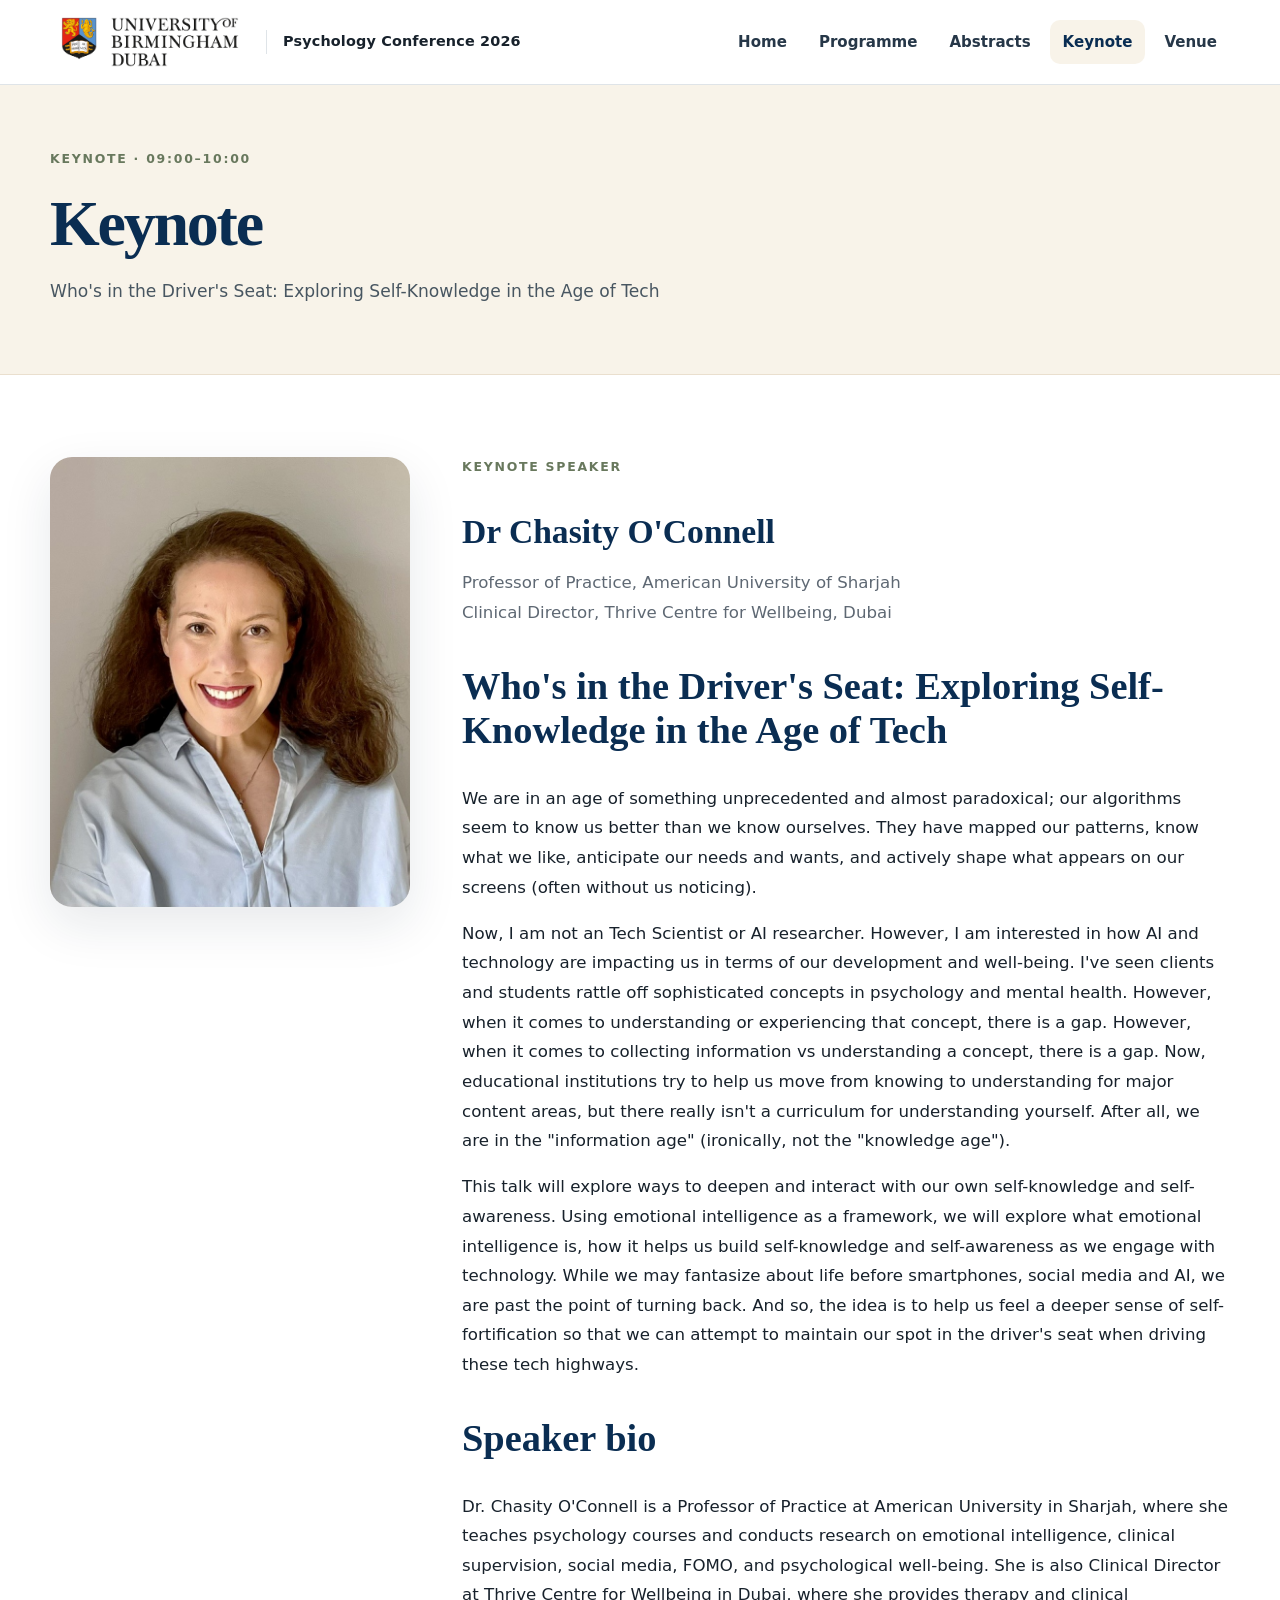
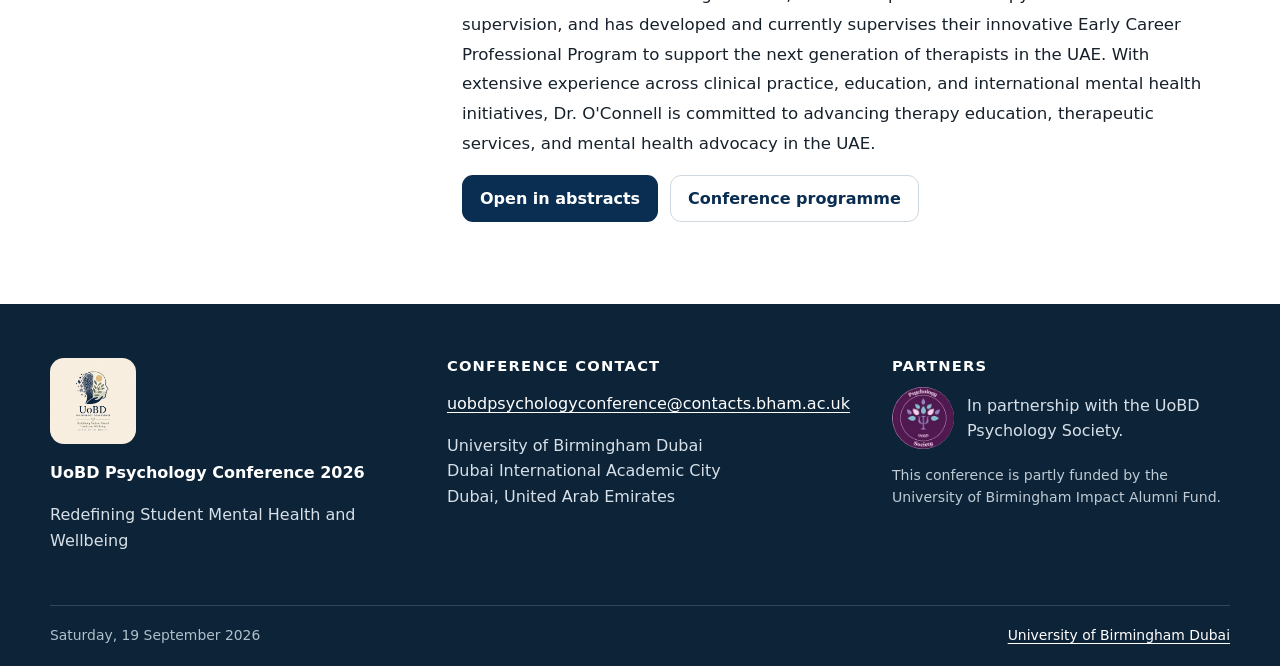
<file: keynote.html>
<!doctype html><html lang="en"><head><meta charset="utf-8"><meta name="viewport" content="width=device-width,initial-scale=1"><title>Keynote | UoBD Psychology Conference 2026</title><meta name="description" content="UoBD Psychology Conference 2026: Redefining Student Mental Health and Wellbeing"><link rel="icon" href="assets/images/conference-logo.png"><link rel="stylesheet" href="assets/css/style.css"></head><body><header class="site-header"><div class="shell nav-wrap">
      <a class="brand" href="index.html" aria-label="Conference home"><img src="assets/images/uobd-logo.png" alt="University of Birmingham Dubai"><span>Psychology Conference 2026</span></a>
      <button class="menu-toggle" aria-label="Toggle menu" aria-expanded="false">Menu</button>
      <nav class="main-nav" aria-label="Primary navigation"><a href="index.html" class="nav-link " >Home</a><a href="programme.html" class="nav-link " >Programme</a><a href="abstracts.html" class="nav-link " >Abstracts</a><a href="keynote.html" class="nav-link active" aria-current="page">Keynote</a><a href="venue.html" class="nav-link " >Venue</a></nav>
    </div></header><main>
<section class="page-hero"><div class="shell"><div class="eyebrow">Keynote · 09:00–10:00</div><h1>Keynote</h1><p>Who&#x27;s in the Driver&#x27;s Seat: Exploring Self-Knowledge in the Age of Tech</p></div></section><section class="section"><div class="shell keynote-page"><aside class="keynote-photo"><img src="assets/images/keynote.jpg" alt="Dr Chasity O'Connell"></aside><article class="prose"><div class="eyebrow">Keynote speaker</div><h2 class="speaker-name">Dr Chasity O'Connell</h2><p class="speaker-role">Professor of Practice, American University of Sharjah<br>Clinical Director, Thrive Centre for Wellbeing, Dubai</p><h2>Who&#x27;s in the Driver&#x27;s Seat: Exploring Self-Knowledge in the Age of Tech</h2><p>We are in an age of something unprecedented and almost paradoxical; our algorithms seem to know us better than we know ourselves. They have mapped our patterns, know what we like, anticipate our needs and wants, and actively shape what appears on our screens (often without us noticing).</p><p>Now, I am not an Tech Scientist or AI researcher. However, I am interested in how AI and technology are impacting us in terms of our development and well-being. I&#x27;ve seen clients and students rattle off sophisticated concepts in psychology and mental health. However, when it comes to understanding or experiencing that concept, there is a gap. However, when it comes to collecting information vs understanding a concept, there is a gap. Now, educational institutions try to help us move from knowing to understanding for major content areas, but there really isn&#x27;t a curriculum for understanding yourself. After all, we are in the &quot;information age&quot; (ironically, not the &quot;knowledge age&quot;).</p><p>This talk will explore ways to deepen and interact with our own self-knowledge and self-awareness. Using emotional intelligence as a framework, we will explore what emotional intelligence is, how it helps us build self-knowledge and self-awareness as we engage with technology. While we may fantasize about life before smartphones, social media and AI, we are past the point of turning back. And so, the idea is to help us feel a deeper sense of self-fortification so that we can attempt to maintain our spot in the driver&#x27;s seat when driving these tech highways.</p><h2>Speaker bio</h2><p>Dr. Chasity O&#x27;Connell is a Professor of Practice at American University in Sharjah, where she teaches psychology courses and conducts research on emotional intelligence, clinical supervision, social media, FOMO, and psychological well-being. She is also Clinical Director at Thrive Centre for Wellbeing in Dubai, where she provides therapy and clinical supervision, and has developed and currently supervises their innovative Early Career Professional Program to support the next generation of therapists in the UAE. With extensive experience across clinical practice, education, and international mental health initiatives, Dr. O&#x27;Connell is committed to advancing therapy education, therapeutic services, and mental health advocacy in the UAE.</p><div class="btn-row"><a class="btn btn-primary" href="abstracts.html#keynote-1-who-s-in-the-driver-s-seat-exploring-self-knowledge-in-the-age-of-tech">Open in abstracts</a><a class="btn btn-secondary" href="programme.html">Conference programme</a></div></article></div></section></main><footer class="site-footer"><div class="shell footer-grid">
      <div><img class="footer-mark" src="assets/images/conference-logo.png" alt="UoBD Psychology Conference 2026 logo"><p class="footer-title">UoBD Psychology Conference 2026</p><p>Redefining Student Mental Health and Wellbeing</p></div>
      <div><h2>Conference contact</h2><p><a href="mailto:uobdpsychologyconference@contacts.bham.ac.uk">uobdpsychologyconference@contacts.bham.ac.uk</a></p><p>University of Birmingham Dubai<br>Dubai International Academic City<br>Dubai, United Arab Emirates</p></div>
      <div><h2>Partners</h2><div class="partner-row"><img src="assets/images/psych-society.jpg" alt="UoBD Psychology Society logo"><span>In partnership with the UoBD Psychology Society.</span></div><p class="small">This conference is partly funded by the University of Birmingham Impact Alumni Fund.</p></div>
    </div><div class="shell footer-bottom"><span>Saturday, 19 September 2026</span><a href="https://www.birmingham.ac.uk/dubai" target="_blank" rel="noopener">University of Birmingham Dubai</a></div></footer><script src="assets/js/site.js"></script></body></html>
</file>
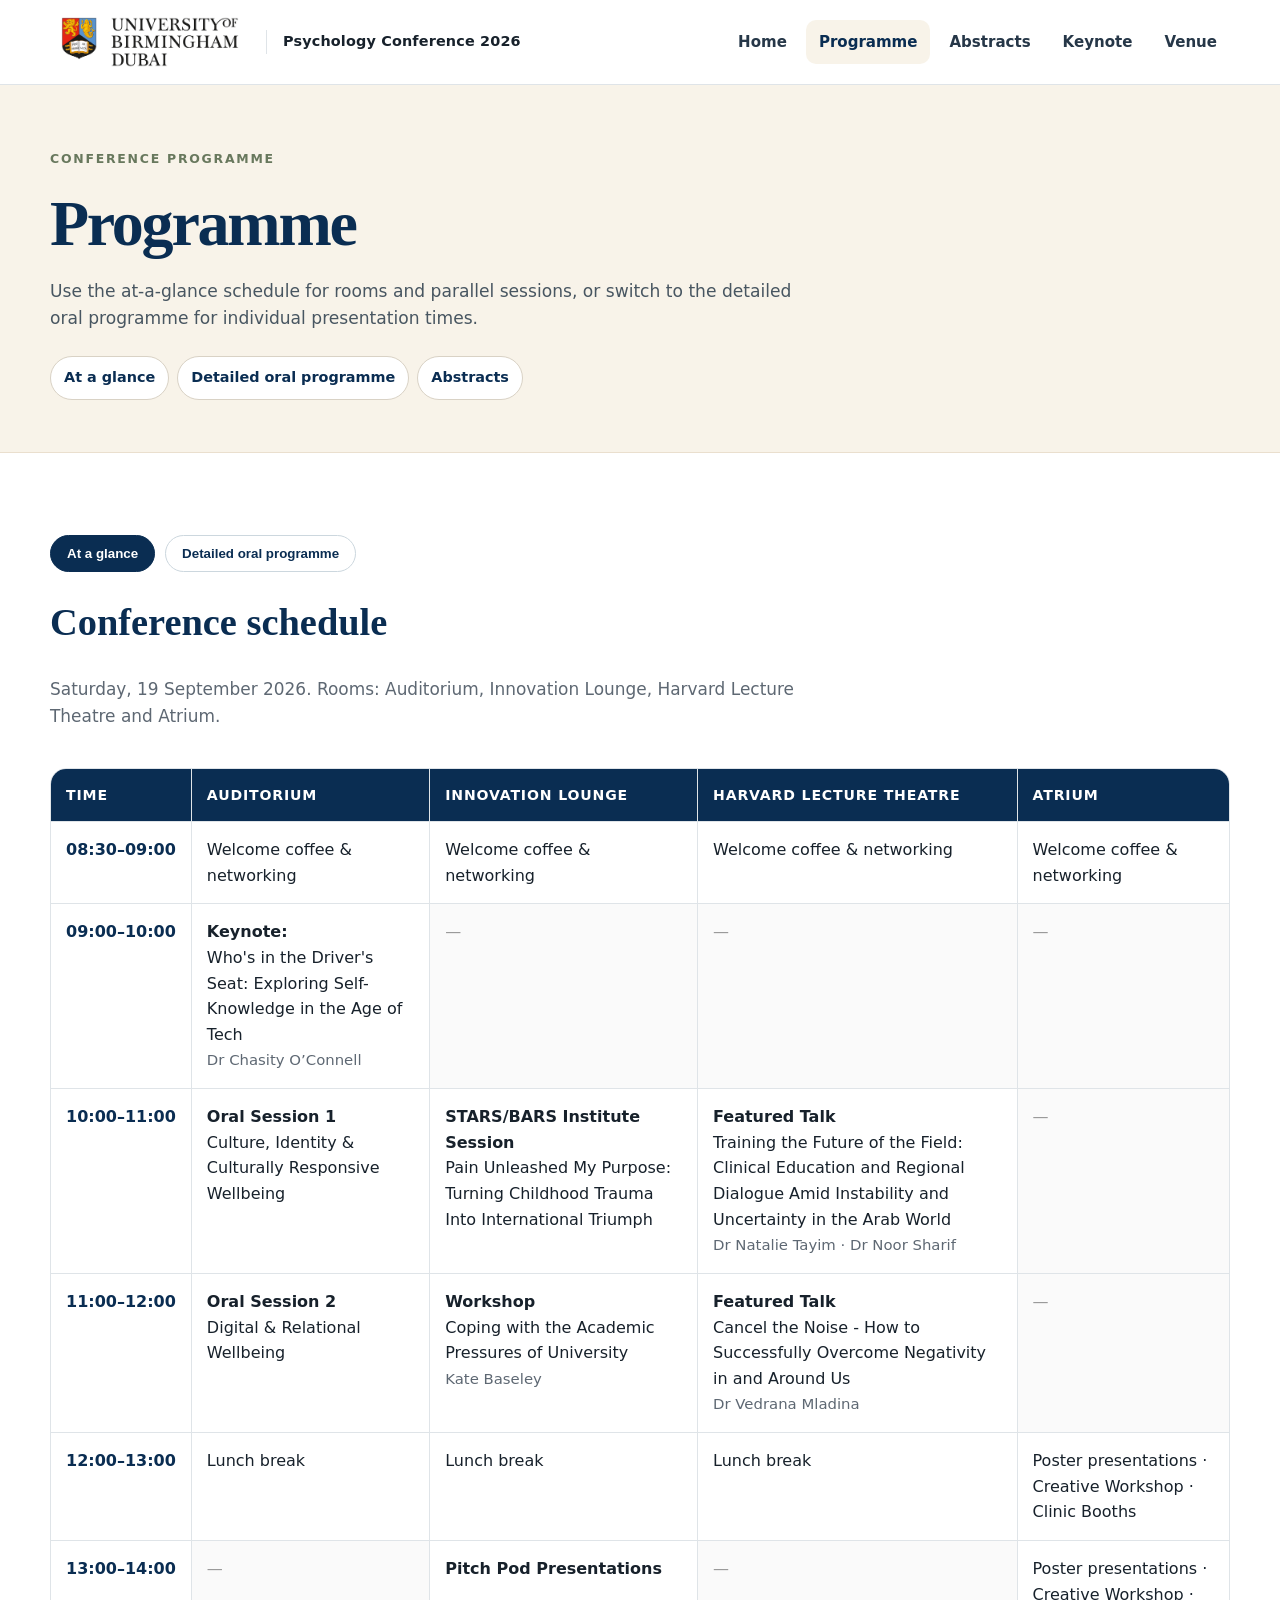
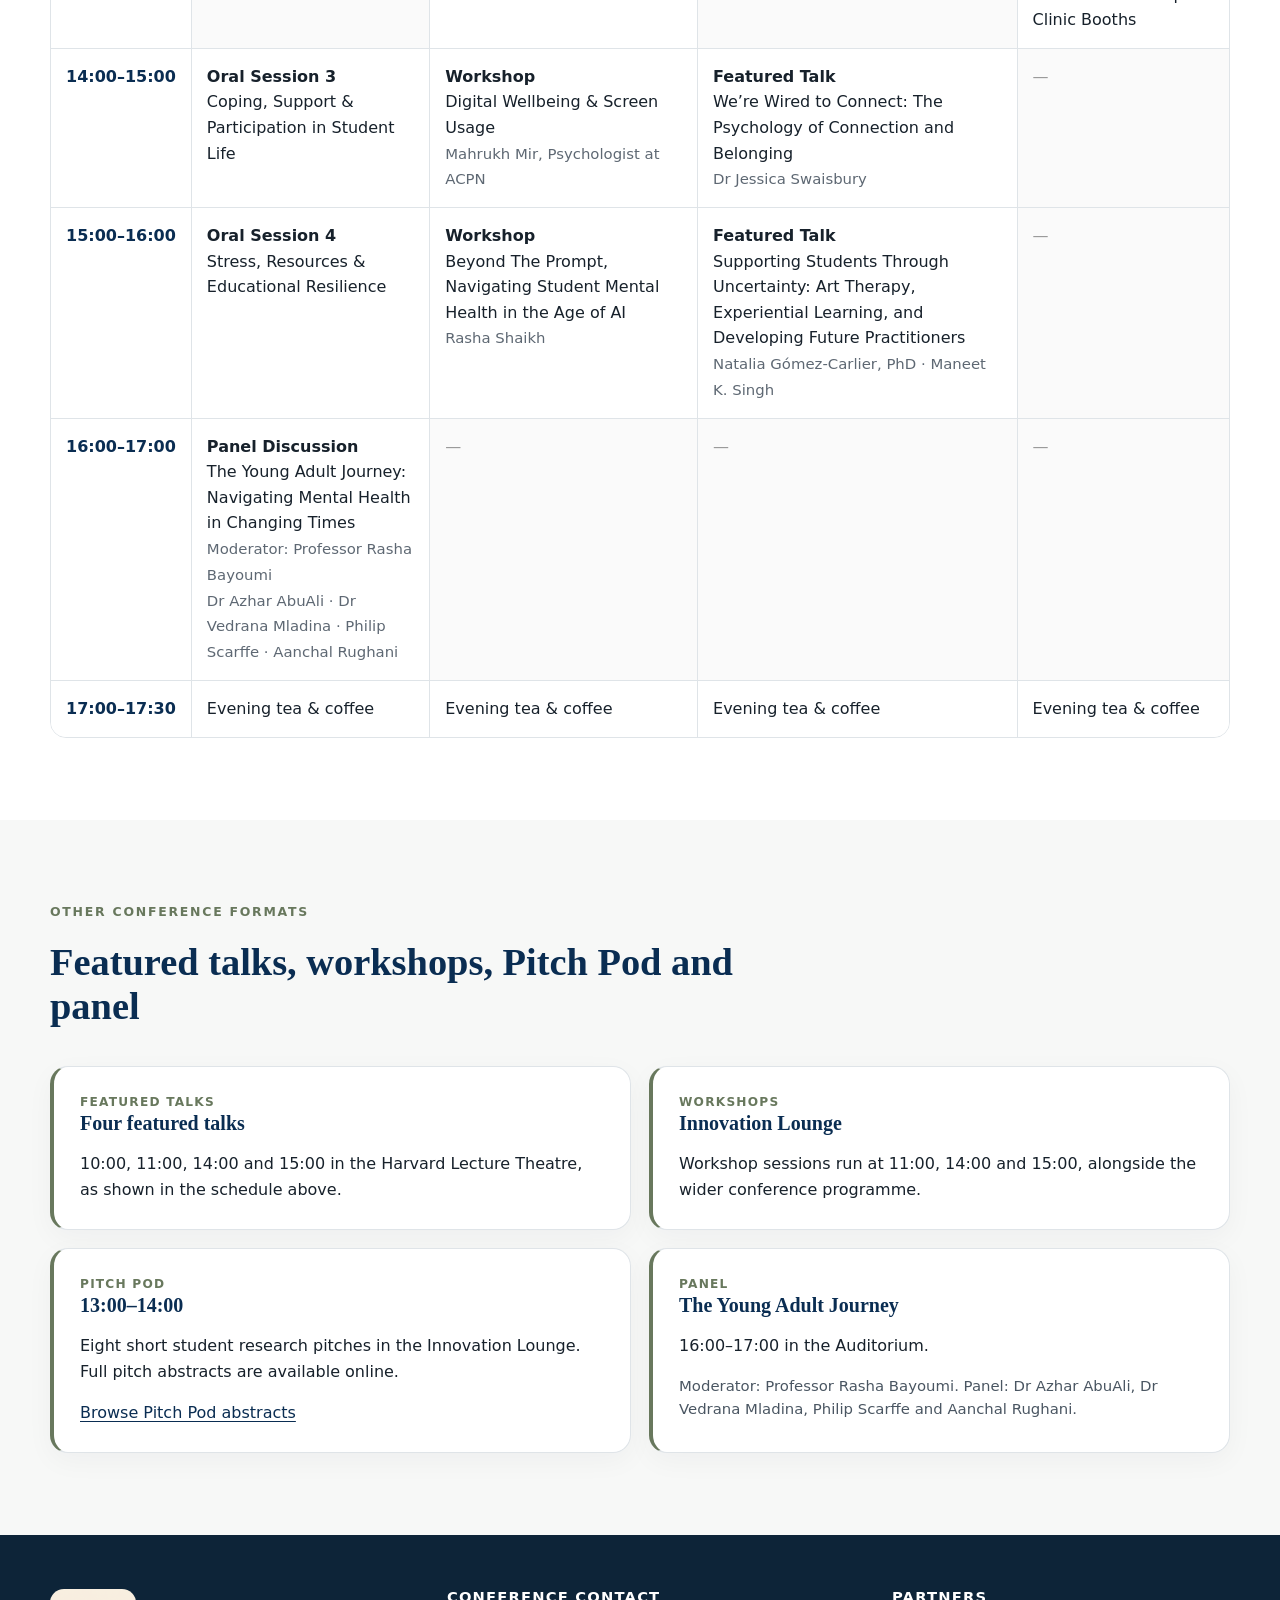
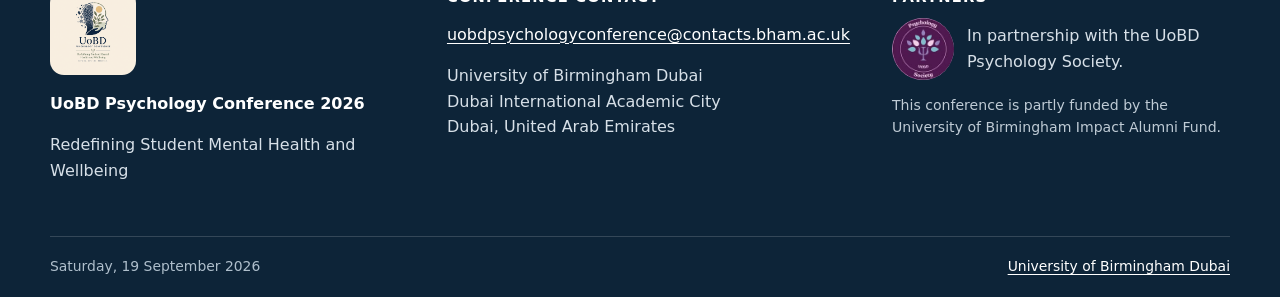
<file: programme.html>
<!doctype html><html lang="en"><head><meta charset="utf-8"><meta name="viewport" content="width=device-width,initial-scale=1"><title>Programme | UoBD Psychology Conference 2026</title><meta name="description" content="UoBD Psychology Conference 2026: Redefining Student Mental Health and Wellbeing"><link rel="icon" href="assets/images/conference-logo.png"><link rel="stylesheet" href="assets/css/style.css"></head><body><header class="site-header"><div class="shell nav-wrap">
      <a class="brand" href="index.html" aria-label="Conference home"><img src="assets/images/uobd-logo.png" alt="University of Birmingham Dubai"><span>Psychology Conference 2026</span></a>
      <button class="menu-toggle" aria-label="Toggle menu" aria-expanded="false">Menu</button>
      <nav class="main-nav" aria-label="Primary navigation"><a href="index.html" class="nav-link " >Home</a><a href="programme.html" class="nav-link active" aria-current="page">Programme</a><a href="abstracts.html" class="nav-link " >Abstracts</a><a href="keynote.html" class="nav-link " >Keynote</a><a href="venue.html" class="nav-link " >Venue</a></nav>
    </div></header><main>
<section class="page-hero"><div class="shell"><div class="eyebrow">Conference programme</div><h1>Programme</h1><p>Use the at-a-glance schedule for rooms and parallel sessions, or switch to the detailed oral programme for individual presentation times.</p><div class="subnav"><a href="#at-a-glance">At a glance</a><a href="#oral-programme">Detailed oral programme</a><a href="abstracts.html">Abstracts</a></div></div></section>
<section class="section" id="at-a-glance"><div class="shell"><div class="tabs"><button class="tab-btn active" data-tab-target="general-programme">At a glance</button><button class="tab-btn" data-tab-target="oral-programme-panel">Detailed oral programme</button></div><div class="tab-panel" id="general-programme"><div class="section-head"><h2>Conference schedule</h2><p>Saturday, 19 September 2026. Rooms: Auditorium, Innovation Lounge, Harvard Lecture Theatre and Atrium.</p></div><div class="schedule-wrap"><table class="schedule"><thead><tr><th>Time</th><th>Auditorium</th><th>Innovation Lounge</th><th>Harvard Lecture Theatre</th><th>Atrium</th></tr></thead><tbody><tr><td class="time">08:30–09:00</td><td class="">Welcome coffee & networking</td><td class="">Welcome coffee & networking</td><td class="">Welcome coffee & networking</td><td class="">Welcome coffee & networking</td></tr><tr><td class="time">09:00–10:00</td><td class=""><strong>Keynote:</strong><br>Who&#x27;s in the Driver&#x27;s Seat: Exploring Self-Knowledge in the Age of Tech<br><span class="talk-authors">Dr Chasity O’Connell</span></td><td class="empty">—</td><td class="empty">—</td><td class="empty">—</td></tr><tr><td class="time">10:00–11:00</td><td class=""><strong>Oral Session 1</strong><br>Culture, Identity & Culturally Responsive Wellbeing</td><td class=""><strong>STARS/BARS Institute Session</strong><br>Pain Unleashed My Purpose: Turning Childhood Trauma Into International Triumph</td><td class=""><strong>Featured Talk</strong><br>Training the Future of the Field: Clinical Education and Regional Dialogue Amid Instability and Uncertainty in the Arab World<br><span class="talk-authors">Dr Natalie Tayim · Dr Noor Sharif</span></td><td class="empty">—</td></tr><tr><td class="time">11:00–12:00</td><td class=""><strong>Oral Session 2</strong><br>Digital & Relational Wellbeing</td><td class=""><strong>Workshop</strong><br>Coping with the Academic Pressures of University<br><span class="talk-authors">Kate Baseley</span></td><td class=""><strong>Featured Talk</strong><br>Cancel the Noise - How to Successfully Overcome Negativity in and Around Us<br><span class="talk-authors">Dr Vedrana Mladina</span></td><td class="empty">—</td></tr><tr><td class="time">12:00–13:00</td><td class="">Lunch break</td><td class="">Lunch break</td><td class="">Lunch break</td><td class="">Poster presentations · Creative Workshop · Clinic Booths</td></tr><tr><td class="time">13:00–14:00</td><td class="empty">—</td><td class=""><strong>Pitch Pod Presentations</strong></td><td class="empty">—</td><td class="">Poster presentations · Creative Workshop · Clinic Booths</td></tr><tr><td class="time">14:00–15:00</td><td class=""><strong>Oral Session 3</strong><br>Coping, Support & Participation in Student Life</td><td class=""><strong>Workshop</strong><br>Digital Wellbeing & Screen Usage<br><span class="talk-authors">Mahrukh Mir, Psychologist at ACPN</span></td><td class=""><strong>Featured Talk</strong><br>We’re Wired to Connect: The Psychology of Connection and Belonging<br><span class="talk-authors">Dr Jessica Swaisbury</span></td><td class="empty">—</td></tr><tr><td class="time">15:00–16:00</td><td class=""><strong>Oral Session 4</strong><br>Stress, Resources & Educational Resilience</td><td class=""><strong>Workshop</strong><br>Beyond The Prompt, Navigating Student Mental Health in the Age of AI<br><span class="talk-authors">Rasha Shaikh</span></td><td class=""><strong>Featured Talk</strong><br>Supporting Students Through Uncertainty: Art Therapy, Experiential Learning, and Developing Future Practitioners<br><span class="talk-authors">Natalia Gómez-Carlier, PhD · Maneet K. Singh</span></td><td class="empty">—</td></tr><tr><td class="time">16:00–17:00</td><td class=""><strong>Panel Discussion</strong><br>The Young Adult Journey: Navigating Mental Health in Changing Times<br><span class="talk-authors">Moderator: Professor Rasha Bayoumi<br>Dr Azhar AbuAli · Dr Vedrana Mladina · Philip Scarffe · Aanchal Rughani</span></td><td class="empty">—</td><td class="empty">—</td><td class="empty">—</td></tr><tr><td class="time">17:00–17:30</td><td class="">Evening tea & coffee</td><td class="">Evening tea & coffee</td><td class="">Evening tea & coffee</td><td class="">Evening tea & coffee</td></tr></tbody></table></div></div><div class="tab-panel" id="oral-programme-panel" hidden><div id="oral-programme"><section class="session-block"><div class="session-title"><h2>Session 1: Culture, Identity &amp; Culturally Responsive Wellbeing</h2><span>10:00–11:00</span></div><div class="talk-list"><div class="talk-row"><div class="talk-time">10:00–10:15</div><div><div class="talk-title">Exploring the Impact of Maladaptive Religious Schemata on Depression and Anxiety in a Muslim Student Sample</div><div class="talk-authors">Taregh Shaban, PhD1; Ian Grey, PhD2; Craig Steel, PhD3</div></div></div><div class="talk-row"><div class="talk-time">10:15–10:30</div><div><div class="talk-title">Complex yet integrated: The well-being of Third Culture Kids (TCKs) in the multicultural context</div><div class="talk-authors">Magdalena Mosanya, PhD1</div></div></div><div class="talk-row"><div class="talk-time">10:30–10:45</div><div><div class="talk-title">“Do You Understand My Culture?” Broaching Culture and Mental Wellbeing Among Emirati Youth</div><div class="talk-authors">Saeed Alhemeiri1; Mustafa Aydogan, PhD1</div></div></div><div class="talk-row"><div class="talk-time">10:45–11:00</div><div><div class="talk-title">Beyond the Western model: how Black British communities cope with mental distress, and what it teaches us about culturally responsive support for students</div><div class="talk-authors">Obajide Alademerin1,2; Siân Lowri Griffiths3; Luke Brown1,3</div></div></div></div></section><section class="session-block"><div class="session-title"><h2>Session 2: Digital &amp; Relational Wellbeing</h2><span>11:00–12:00</span></div><div class="talk-list"><div class="talk-row"><div class="talk-time">11:00–11:15</div><div><div class="talk-title">Social Anxiety and Student Wellbeing: Understanding Pathways to Social Disconnection and Loneliness</div><div class="talk-authors">Rabea Aftab1</div></div></div><div class="talk-row"><div class="talk-time">11:15–11:30</div><div><div class="talk-title">Shaping Selves in the digital age the Intercalate relationship between AI Overuse, Identity Formation, and Interpersonal Behaviour in University Students</div><div class="talk-authors">Malak Elghayish1; Razia Anjum, PhD1</div></div></div><div class="talk-row"><div class="talk-time">11:30–11:45</div><div><div class="talk-title">AI as Support or Stressor: Artificial Intelligence, Student Mental Health, and Higher Education</div><div class="talk-authors">Saima Nomaan1</div></div></div><div class="talk-row"><div class="talk-time">11:45–12:00</div><div><div class="talk-title">Measuring the Wrong Variable: What a Sedentary-Behaviour App Can and Cannot Tell Us About Student Wellbeing</div><div class="talk-authors">Hamid Mukhtar, PhD1</div></div></div></div></section><section class="session-block"><div class="session-title"><h2>Session 3: Coping, Support &amp; Participation in Student Life</h2><span>14:00–15:00</span></div><div class="talk-list"><div class="talk-row"><div class="talk-time">14:00–14:15</div><div><div class="talk-title">From Helicopter Parenting to Attitude towards Psychological Help-Seeking: A Predictive Model Among Malaysian Undergraduates</div><div class="talk-authors">Surabhi Roy1; Kristy Chong, PhD2; Shue Ling Chong, PhD1,3</div></div></div><div class="talk-row"><div class="talk-time">14:15–14:30</div><div><div class="talk-title">Navigating PCOS at University: Coping Strategies, Psychological Wellbeing, and Social Support Among Female Students</div><div class="talk-authors">Grace D’Mello1,2</div></div></div><div class="talk-row"><div class="talk-time">14:45–15:00</div><div><div class="talk-title">Coaching as Connection: Enhancing Student Wellbeing, Belonging and Development Through Peer Coaching</div><div class="talk-authors">Lucy Bolton, PhD1; Benita Maben1; Emma Smail1; Joann Griffith, PhD1; Ke Guek Nee, PhD1</div></div></div></div></section><section class="session-block"><div class="session-title"><h2>Session 4: Stress, Resources &amp; Educational Resilience</h2><span>15:00–16:00</span></div><div class="talk-list"><div class="talk-row"><div class="talk-time">15:00–15:15</div><div><div class="talk-title">Teacher Burnout in the UAE: Exploring Burnout, Wellbeing and Proactive Coping</div><div class="talk-authors">Tanya McGuane1,2</div></div></div><div class="talk-row"><div class="talk-time">15:30–15:45</div><div><div class="talk-title">Supporting Students Under Strain: Staff Resources, Professional Identity and Wellbeing During Regional Conflict</div><div class="talk-authors">Gary Pheiffer, PhD1</div></div></div></div></section></div></div></div></section>
<section class="section alt"><div class="shell"><div class="section-head"><div class="eyebrow">Other conference formats</div><h2>Featured talks, workshops, Pitch Pod and panel</h2></div><div class="track-grid"><article class="card track-card"><div class="kicker">Featured talks</div><h3>Four featured talks</h3><p>10:00, 11:00, 14:00 and 15:00 in the Harvard Lecture Theatre, as shown in the schedule above.</p></article><article class="card track-card"><div class="kicker">Workshops</div><h3>Innovation Lounge</h3><p>Workshop sessions run at 11:00, 14:00 and 15:00, alongside the wider conference programme.</p></article><article class="card track-card"><div class="kicker">Pitch Pod</div><h3>13:00–14:00</h3><p>Eight short student research pitches in the Innovation Lounge. Full pitch abstracts are available online.</p><a href="abstracts.html#pitch-pod">Browse Pitch Pod abstracts</a></article><article class="card track-card"><div class="kicker">Panel</div><h3>The Young Adult Journey</h3><p>16:00–17:00 in the Auditorium.</p><p class="panel-people">Moderator: Professor Rasha Bayoumi. Panel: Dr Azhar AbuAli, Dr Vedrana Mladina, Philip Scarffe and Aanchal Rughani.</p></article></div></div></section></main><footer class="site-footer"><div class="shell footer-grid">
      <div><img class="footer-mark" src="assets/images/conference-logo.png" alt="UoBD Psychology Conference 2026 logo"><p class="footer-title">UoBD Psychology Conference 2026</p><p>Redefining Student Mental Health and Wellbeing</p></div>
      <div><h2>Conference contact</h2><p><a href="mailto:uobdpsychologyconference@contacts.bham.ac.uk">uobdpsychologyconference@contacts.bham.ac.uk</a></p><p>University of Birmingham Dubai<br>Dubai International Academic City<br>Dubai, United Arab Emirates</p></div>
      <div><h2>Partners</h2><div class="partner-row"><img src="assets/images/psych-society.jpg" alt="UoBD Psychology Society logo"><span>In partnership with the UoBD Psychology Society.</span></div><p class="small">This conference is partly funded by the University of Birmingham Impact Alumni Fund.</p></div>
    </div><div class="shell footer-bottom"><span>Saturday, 19 September 2026</span><a href="https://www.birmingham.ac.uk/dubai" target="_blank" rel="noopener">University of Birmingham Dubai</a></div></footer><script src="assets/js/site.js"></script></body></html>
</file>
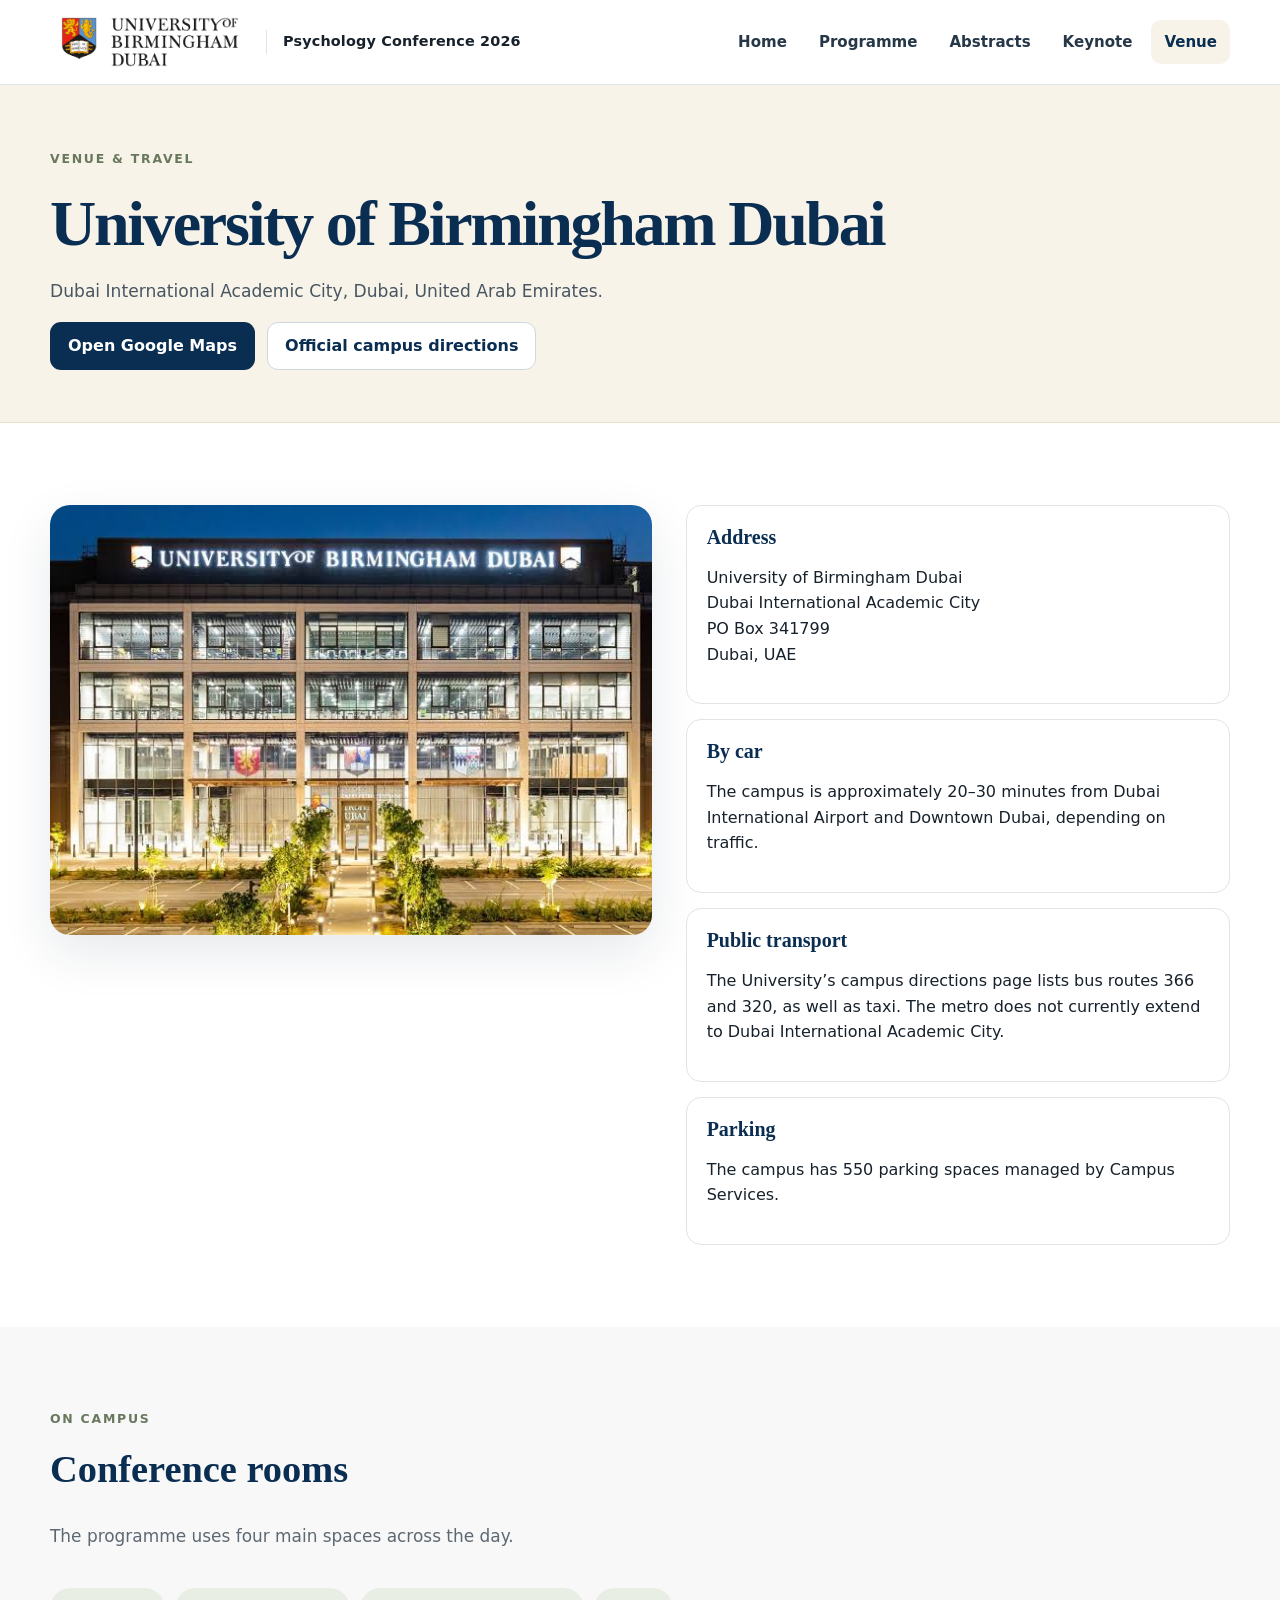
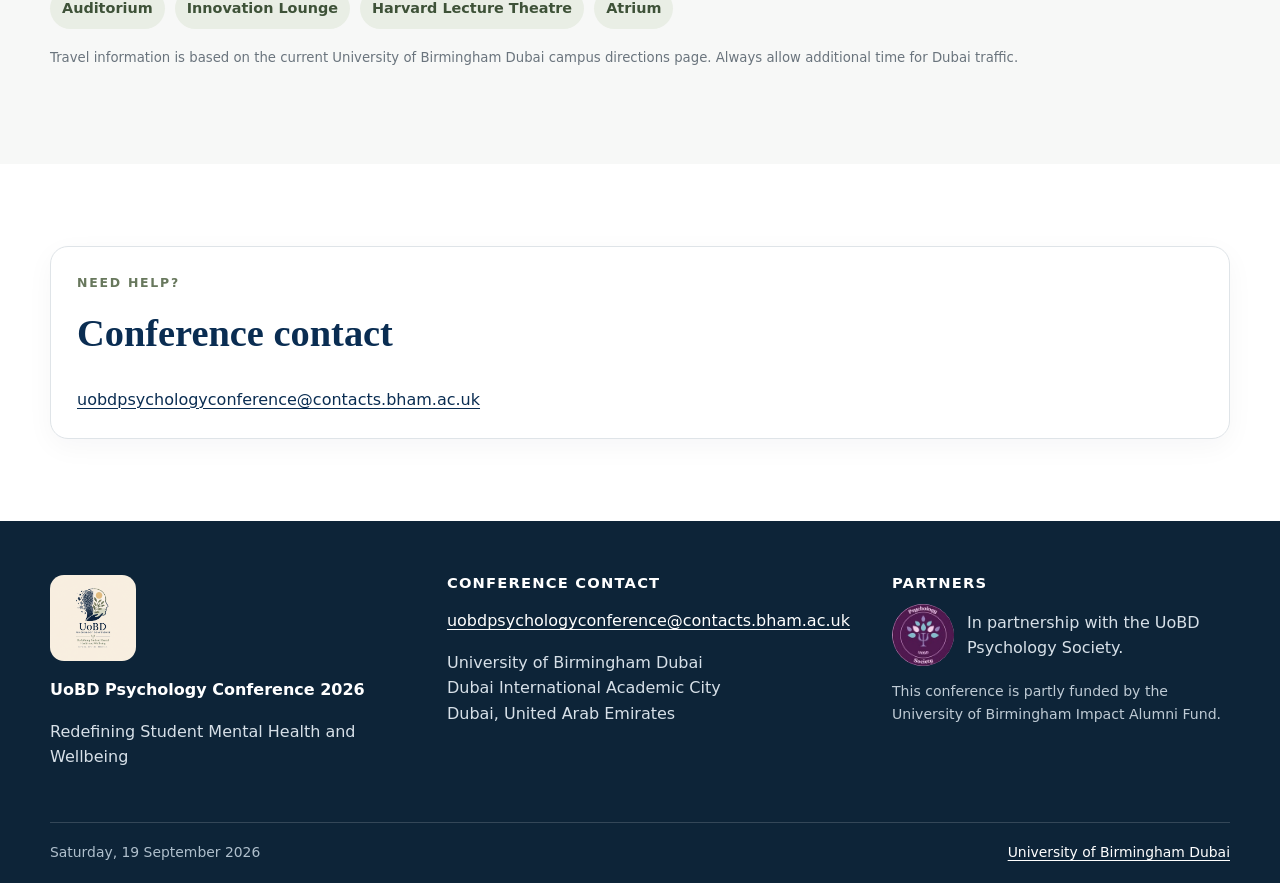
<file: venue.html>
<!doctype html><html lang="en"><head><meta charset="utf-8"><meta name="viewport" content="width=device-width,initial-scale=1"><title>Venue &amp; Travel | UoBD Psychology Conference 2026</title><meta name="description" content="UoBD Psychology Conference 2026: Redefining Student Mental Health and Wellbeing"><link rel="icon" href="assets/images/conference-logo.png"><link rel="stylesheet" href="assets/css/style.css"></head><body><header class="site-header"><div class="shell nav-wrap">
      <a class="brand" href="index.html" aria-label="Conference home"><img src="assets/images/uobd-logo.png" alt="University of Birmingham Dubai"><span>Psychology Conference 2026</span></a>
      <button class="menu-toggle" aria-label="Toggle menu" aria-expanded="false">Menu</button>
      <nav class="main-nav" aria-label="Primary navigation"><a href="index.html" class="nav-link " >Home</a><a href="programme.html" class="nav-link " >Programme</a><a href="abstracts.html" class="nav-link " >Abstracts</a><a href="keynote.html" class="nav-link " >Keynote</a><a href="venue.html" class="nav-link active" aria-current="page">Venue</a></nav>
    </div></header><main>
<section class="page-hero"><div class="shell"><div class="eyebrow">Venue & travel</div><h1>University of Birmingham Dubai</h1><p>Dubai International Academic City, Dubai, United Arab Emirates.</p><div class="btn-row"><a class="btn btn-primary" href="https://maps.app.goo.gl/hLEr3CCbCpYhMFcb7" target="_blank" rel="noopener">Open Google Maps</a><a class="btn btn-secondary" href="https://www.birmingham.ac.uk/dubai/about/campus/maps-directions" target="_blank" rel="noopener">Official campus directions</a></div></div></section>
<section class="section"><div class="shell venue-grid"><div class="venue-photo"><img src="assets/images/campus.jpg" alt="University of Birmingham Dubai campus"></div><div class="info-stack"><div class="info-card"><h3>Address</h3><p>University of Birmingham Dubai<br>Dubai International Academic City<br>PO Box 341799<br>Dubai, UAE</p></div><div class="info-card"><h3>By car</h3><p>The campus is approximately 20–30 minutes from Dubai International Airport and Downtown Dubai, depending on traffic.</p></div><div class="info-card"><h3>Public transport</h3><p>The University’s campus directions page lists bus routes 366 and 320, as well as taxi. The metro does not currently extend to Dubai International Academic City.</p></div><div class="info-card"><h3>Parking</h3><p>The campus has 550 parking spaces managed by Campus Services.</p></div></div></div></section>
<section class="section alt"><div class="shell"><div class="section-head"><div class="eyebrow">On campus</div><h2>Conference rooms</h2><p>The programme uses four main spaces across the day.</p></div><div class="room-list"><span>Auditorium</span><span>Innovation Lounge</span><span>Harvard Lecture Theatre</span><span>Atrium</span></div><p class="source-note">Travel information is based on the current University of Birmingham Dubai campus directions page. Always allow additional time for Dubai traffic.</p></div></section>
<section class="section"><div class="shell"><div class="card"><div class="eyebrow">Need help?</div><h2>Conference contact</h2><p><a href="mailto:uobdpsychologyconference@contacts.bham.ac.uk">uobdpsychologyconference@contacts.bham.ac.uk</a></p></div></div></section></main><footer class="site-footer"><div class="shell footer-grid">
      <div><img class="footer-mark" src="assets/images/conference-logo.png" alt="UoBD Psychology Conference 2026 logo"><p class="footer-title">UoBD Psychology Conference 2026</p><p>Redefining Student Mental Health and Wellbeing</p></div>
      <div><h2>Conference contact</h2><p><a href="mailto:uobdpsychologyconference@contacts.bham.ac.uk">uobdpsychologyconference@contacts.bham.ac.uk</a></p><p>University of Birmingham Dubai<br>Dubai International Academic City<br>Dubai, United Arab Emirates</p></div>
      <div><h2>Partners</h2><div class="partner-row"><img src="assets/images/psych-society.jpg" alt="UoBD Psychology Society logo"><span>In partnership with the UoBD Psychology Society.</span></div><p class="small">This conference is partly funded by the University of Birmingham Impact Alumni Fund.</p></div>
    </div><div class="shell footer-bottom"><span>Saturday, 19 September 2026</span><a href="https://www.birmingham.ac.uk/dubai" target="_blank" rel="noopener">University of Birmingham Dubai</a></div></footer><script src="assets/js/site.js"></script></body></html>
</file>
<file: assets/css/style.css>
:root{--navy:#0a2d52;--navy-2:#173f66;--sage:#68785d;--sage-light:#e9eee5;--gold:#d9ad5d;--cream:#f8f3e9;--cream-2:#fffdf8;--ink:#17212b;--muted:#5e6873;--line:#dfe4e8;--purple:#6b216e;--shadow:0 18px 50px rgba(18,39,59,.10);--radius:18px;--shell:1180px}
*{box-sizing:border-box}html{scroll-behavior:smooth}body{margin:0;color:var(--ink);font-family:Inter,ui-sans-serif,system-ui,-apple-system,BlinkMacSystemFont,"Segoe UI",sans-serif;background:#fff;line-height:1.6}img{max-width:100%;display:block}a{color:var(--navy);text-decoration-thickness:1px;text-underline-offset:3px}a:hover{color:var(--purple)}h1,h2,h3{font-family:Georgia,"Times New Roman",serif;line-height:1.15;color:var(--navy);margin-top:0}h1{font-size:clamp(2.5rem,5.8vw,5rem);letter-spacing:-.035em}h2{font-size:clamp(1.8rem,3vw,2.7rem)}h3{font-size:1.25rem}.shell{width:min(var(--shell),calc(100% - 40px));margin:0 auto}.site-header{position:sticky;top:0;z-index:40;background:rgba(255,255,255,.96);backdrop-filter:blur(12px);border-bottom:1px solid var(--line)}.nav-wrap{min-height:84px;display:flex;align-items:center;gap:24px}.brand{display:flex;align-items:center;gap:16px;text-decoration:none;color:var(--ink);font-weight:700;letter-spacing:.01em}.brand img{width:200px;max-height:58px;object-fit:contain}.brand span{font-size:.9rem;border-left:1px solid var(--line);padding-left:16px}.main-nav{margin-left:auto;display:flex;gap:6px}.nav-link{display:block;padding:10px 13px;border-radius:10px;text-decoration:none;color:#263748;font-weight:650;font-size:.94rem}.nav-link:hover,.nav-link.active{background:var(--cream);color:var(--navy)}.menu-toggle{display:none;margin-left:auto;border:1px solid var(--line);background:#fff;padding:9px 13px;border-radius:10px;font-weight:700;color:var(--navy)}
.hero{background:linear-gradient(135deg,var(--cream-2),var(--cream));border-bottom:1px solid #eee5d6}.hero-grid{display:grid;grid-template-columns:1.16fr .84fr;gap:68px;align-items:center;min-height:680px;padding:70px 0}.eyebrow{text-transform:uppercase;letter-spacing:.14em;font-size:.78rem;font-weight:800;color:var(--sage);margin-bottom:18px}.hero h1 span{display:block;color:var(--sage);font-size:.64em;letter-spacing:-.02em;margin-top:10px}.hero-copy{font-size:1.15rem;max-width:720px;color:#3e4b57}.event-meta{display:flex;flex-wrap:wrap;gap:10px;margin:28px 0}.meta-pill{display:inline-flex;align-items:center;gap:8px;padding:10px 14px;border:1px solid #d8dfd3;border-radius:999px;background:rgba(255,255,255,.72);font-size:.93rem;font-weight:650}.hero-actions,.btn-row{display:flex;flex-wrap:wrap;gap:12px}.btn{display:inline-flex;align-items:center;justify-content:center;gap:8px;min-height:46px;padding:10px 17px;border-radius:11px;text-decoration:none;font-weight:750;border:1px solid transparent;transition:.2s}.btn-primary{background:var(--navy);color:#fff}.btn-primary:hover{background:var(--navy-2);color:#fff}.btn-secondary{background:#fff;border-color:#cfd8df;color:var(--navy)}.btn-secondary:hover{border-color:var(--navy);color:var(--navy)}.hero-logo{justify-self:center;filter:drop-shadow(0 18px 35px rgba(16,39,58,.12));border-radius:24px;overflow:hidden;max-width:480px}.hero-logo img{width:100%;height:auto}.section{padding:82px 0}.section.alt{background:#f7f8f7}.section-head{max-width:760px;margin-bottom:38px}.section-head p{font-size:1.06rem;color:var(--muted)}.lede{font-size:1.22rem;line-height:1.8;color:#354451}.grid-3{display:grid;grid-template-columns:repeat(3,1fr);gap:22px}.card{border:1px solid var(--line);border-radius:var(--radius);background:#fff;padding:26px;box-shadow:0 8px 28px rgba(12,34,56,.04)}.card h3{margin-bottom:10px}.card p:last-child{margin-bottom:0}.link-card{text-decoration:none;color:inherit;transition:.2s}.link-card:hover{transform:translateY(-3px);box-shadow:var(--shadow);border-color:#c8d5df}.link-card .arrow{display:block;margin-top:18px;color:var(--navy);font-weight:800}.stat{font-family:Georgia,serif;font-size:2.3rem;color:var(--navy);display:block}.programme-strip{display:grid;grid-template-columns:repeat(4,1fr);gap:14px;margin-top:30px}.programme-chip{padding:18px;border-radius:14px;background:var(--cream);border:1px solid #eee2cf}.programme-chip strong{display:block;color:var(--navy)}.programme-chip span{color:var(--muted);font-size:.91rem}.keynote-highlight{display:grid;grid-template-columns:330px 1fr;gap:42px;align-items:center;background:linear-gradient(145deg,#f6f2e8,#fff);border:1px solid #e8dfd0;border-radius:24px;padding:30px;box-shadow:var(--shadow)}.keynote-highlight img{width:100%;aspect-ratio:4/5;object-fit:cover;border-radius:16px}.organisers{display:grid;grid-template-columns:repeat(3,1fr);gap:22px}.person{overflow:hidden;padding:0}.person img{width:100%;aspect-ratio:1/1;object-fit:cover}.person-body{padding:22px}.person-role{color:var(--muted);font-size:.93rem}.partner-panel{display:flex;align-items:center;gap:28px;border:1px solid var(--line);border-radius:18px;padding:24px;background:#fff}.partner-panel img{width:96px;height:96px;object-fit:cover;border-radius:50%}
.page-hero{background:var(--cream);padding:64px 0 52px;border-bottom:1px solid #eadfce}.page-hero h1{font-size:clamp(2.4rem,5vw,4.2rem);margin-bottom:14px}.page-hero p{max-width:760px;color:#485661;font-size:1.07rem}.subnav{display:flex;gap:8px;flex-wrap:wrap;margin-top:24px}.subnav a{padding:9px 13px;border-radius:999px;border:1px solid #d9d2c5;background:#fff;text-decoration:none;font-weight:700;font-size:.9rem}
.tabs{display:flex;gap:10px;flex-wrap:wrap;margin:0 0 28px}.tab-btn{border:1px solid #ccd7de;border-radius:999px;background:#fff;color:var(--navy);padding:10px 16px;font-weight:800;cursor:pointer}.tab-btn.active{background:var(--navy);color:#fff;border-color:var(--navy)}.tab-panel[hidden]{display:none}.schedule-wrap{overflow-x:auto;border:1px solid var(--line);border-radius:16px}.schedule{border-collapse:collapse;width:100%;min-width:920px;background:#fff}.schedule th,.schedule td{border-bottom:1px solid var(--line);border-right:1px solid var(--line);padding:15px;vertical-align:top;text-align:left}.schedule th:last-child,.schedule td:last-child{border-right:0}.schedule tr:last-child td{border-bottom:0}.schedule thead th{background:var(--navy);color:#fff;font-size:.88rem;text-transform:uppercase;letter-spacing:.06em}.schedule .time{white-space:nowrap;font-weight:800;color:var(--navy)}.schedule .empty{background:#fafafa;color:#999}.session-block{margin:46px 0}.session-title{display:flex;justify-content:space-between;gap:20px;align-items:flex-end;padding-bottom:14px;border-bottom:2px solid var(--navy);margin-bottom:18px}.session-title h2{font-size:1.8rem;margin:0}.session-title span{font-weight:800;color:var(--sage);white-space:nowrap}.talk-list{display:grid;gap:12px}.talk-row{display:grid;grid-template-columns:130px 1fr;gap:18px;padding:18px 20px;border:1px solid var(--line);border-radius:14px;background:#fff}.talk-time{font-weight:850;color:var(--navy)}.talk-title{font-weight:760;color:#1d2d3a}.talk-authors{color:var(--muted);font-size:.93rem;margin-top:5px}.track-grid{display:grid;grid-template-columns:repeat(2,1fr);gap:18px}.track-card{border-left:4px solid var(--sage)}.track-card .kicker{font-size:.76rem;text-transform:uppercase;letter-spacing:.1em;color:var(--sage);font-weight:850}.panel-people{margin-top:8px;color:#4a5662;font-size:.93rem}
.search-tools{position:sticky;top:84px;z-index:15;background:rgba(255,255,255,.96);backdrop-filter:blur(8px);padding:18px 0;border-bottom:1px solid var(--line)}.search-row{display:flex;gap:12px;align-items:center;flex-wrap:wrap}.search-input{flex:1;min-width:250px;height:48px;border:1px solid #cdd7df;border-radius:12px;padding:0 16px;font:inherit;outline:none}.search-input:focus{border-color:var(--navy);box-shadow:0 0 0 3px rgba(10,45,82,.08)}.filters{display:flex;gap:8px;flex-wrap:wrap}.filter-btn{border:1px solid #ccd6de;background:#fff;border-radius:999px;padding:8px 12px;font-weight:750;color:#314353;cursor:pointer}.filter-btn.active{background:var(--navy);color:#fff;border-color:var(--navy)}.result-count{color:var(--muted);font-size:.9rem;margin-top:10px}.abstract-group{margin:52px 0}.abstract-subgroup{margin:28px 0 34px}.abstract-subgroup h3{font-family:inherit;font-size:1rem;color:#314353;margin:0 0 10px;padding-left:12px;border-left:3px solid var(--sage)}.abstract-group-head{display:flex;justify-content:space-between;align-items:end;gap:20px;border-bottom:2px solid var(--navy);padding-bottom:12px;margin-bottom:18px}.abstract-group-head h2{margin:0}.abstract-group-head span{color:var(--muted)}details.abstract-card{border:1px solid var(--line);border-radius:14px;background:#fff;margin:11px 0;overflow:hidden}details.abstract-card[open]{box-shadow:0 10px 30px rgba(15,38,59,.06);border-color:#c9d6df}details.abstract-card summary{cursor:pointer;padding:18px 52px 18px 20px;list-style:none;position:relative}details.abstract-card summary::-webkit-details-marker{display:none}details.abstract-card summary:after{content:'+';position:absolute;right:20px;top:17px;font-size:1.4rem;font-weight:700;color:var(--sage)}details.abstract-card[open] summary:after{content:'−'}.abstract-meta{display:flex;gap:10px;flex-wrap:wrap;margin-bottom:7px;color:var(--sage);font-weight:800;font-size:.81rem;text-transform:uppercase;letter-spacing:.05em}.abstract-title{font-weight:800;color:#19324a;line-height:1.35}.abstract-authors{color:var(--muted);font-size:.92rem;margin-top:7px}.abstract-body{border-top:1px solid var(--line);padding:20px;background:#fcfcfb}.abstract-body p{margin:0 0 1em}.affiliations{margin:0 0 18px;padding:14px 16px;background:var(--cream);border-radius:10px;color:#485766;font-size:.92rem}.affiliations div+div{margin-top:5px}.no-results{display:none;padding:24px;border:1px dashed #b9c6cf;border-radius:14px;color:var(--muted);text-align:center}
.keynote-page{display:grid;grid-template-columns:360px 1fr;gap:52px;align-items:start}.keynote-photo{position:sticky;top:120px}.keynote-photo img{border-radius:22px;box-shadow:var(--shadow);width:100%;aspect-ratio:4/5;object-fit:cover}.speaker-name{font-size:2.1rem;margin-bottom:5px}.speaker-role{color:var(--muted);margin-bottom:28px}.prose{max-width:800px}.prose p{font-size:1.04rem;line-height:1.78}.prose h2{margin-top:36px}.venue-grid{display:grid;grid-template-columns:1.05fr .95fr;gap:34px;align-items:start}.venue-photo{border-radius:20px;overflow:hidden;box-shadow:var(--shadow)}.venue-photo img{width:100%;height:430px;object-fit:cover}.info-stack{display:grid;gap:15px}.info-card{border:1px solid var(--line);border-radius:15px;padding:20px;background:#fff}.info-card h3{margin-bottom:7px}.room-list{display:flex;flex-wrap:wrap;gap:10px}.room-list span{padding:9px 12px;border-radius:999px;background:var(--sage-light);color:#3e5238;font-weight:750;font-size:.9rem}.source-note{font-size:.83rem;color:#6a747d;margin-top:18px}
.site-footer{background:#0d2438;color:#d7e0e8;padding:54px 0 20px}.site-footer h2{font-family:inherit;color:#fff;font-size:.92rem;text-transform:uppercase;letter-spacing:.08em}.site-footer a{color:#fff}.footer-grid{display:grid;grid-template-columns:1.05fr 1fr 1fr;gap:42px}.footer-mark{width:86px;height:86px;object-fit:cover;border-radius:14px;margin-bottom:12px}.footer-title{font-weight:800;color:#fff}.partner-row{display:flex;align-items:center;gap:13px}.partner-row img{width:62px;height:62px;border-radius:50%;object-fit:cover}.small{font-size:.88rem;color:#bfcbd5}.footer-bottom{margin-top:36px;padding-top:18px;border-top:1px solid rgba(255,255,255,.16);display:flex;justify-content:space-between;gap:15px;font-size:.87rem;color:#afbfcc}
@media(max-width:900px){.brand span{display:none}.brand img{width:175px}.menu-toggle{display:block}.main-nav{display:none;position:absolute;top:76px;left:20px;right:20px;background:#fff;border:1px solid var(--line);box-shadow:var(--shadow);border-radius:14px;padding:10px;flex-direction:column}.main-nav.open{display:flex}.hero-grid{grid-template-columns:1fr;min-height:0;padding:55px 0}.hero-logo{max-width:390px}.grid-3,.organisers,.programme-strip{grid-template-columns:1fr 1fr}.keynote-highlight,.keynote-page,.venue-grid{grid-template-columns:1fr}.keynote-highlight img{max-width:340px}.keynote-photo{position:static;max-width:360px}.track-grid{grid-template-columns:1fr}.footer-grid{grid-template-columns:1fr 1fr}.search-tools{top:76px}.venue-photo img{height:auto}}
@media(max-width:620px){.shell{width:min(var(--shell),calc(100% - 28px))}.nav-wrap{min-height:72px}.brand img{width:150px}.hero-grid{gap:32px}.hero h1{font-size:2.65rem}.grid-3,.organisers,.programme-strip,.footer-grid{grid-template-columns:1fr}.section{padding:58px 0}.keynote-highlight{padding:20px;gap:24px}.talk-row{grid-template-columns:1fr;gap:4px}.session-title{display:block}.session-title span{display:block;margin-top:5px}.search-tools{top:72px}.search-row{display:block}.search-input{width:100%;margin-bottom:10px}.abstract-group-head{display:block}.abstract-group-head span{display:block;margin-top:4px}.footer-bottom{flex-direction:column}.partner-panel{align-items:flex-start}.page-hero{padding:44px 0 36px}}
@media print{.site-header,.site-footer,.search-tools,.btn,.subnav{display:none!important}.section{padding:20px 0}.page-hero{background:#fff;padding:10px 0}.shell{width:100%}}
</file>
